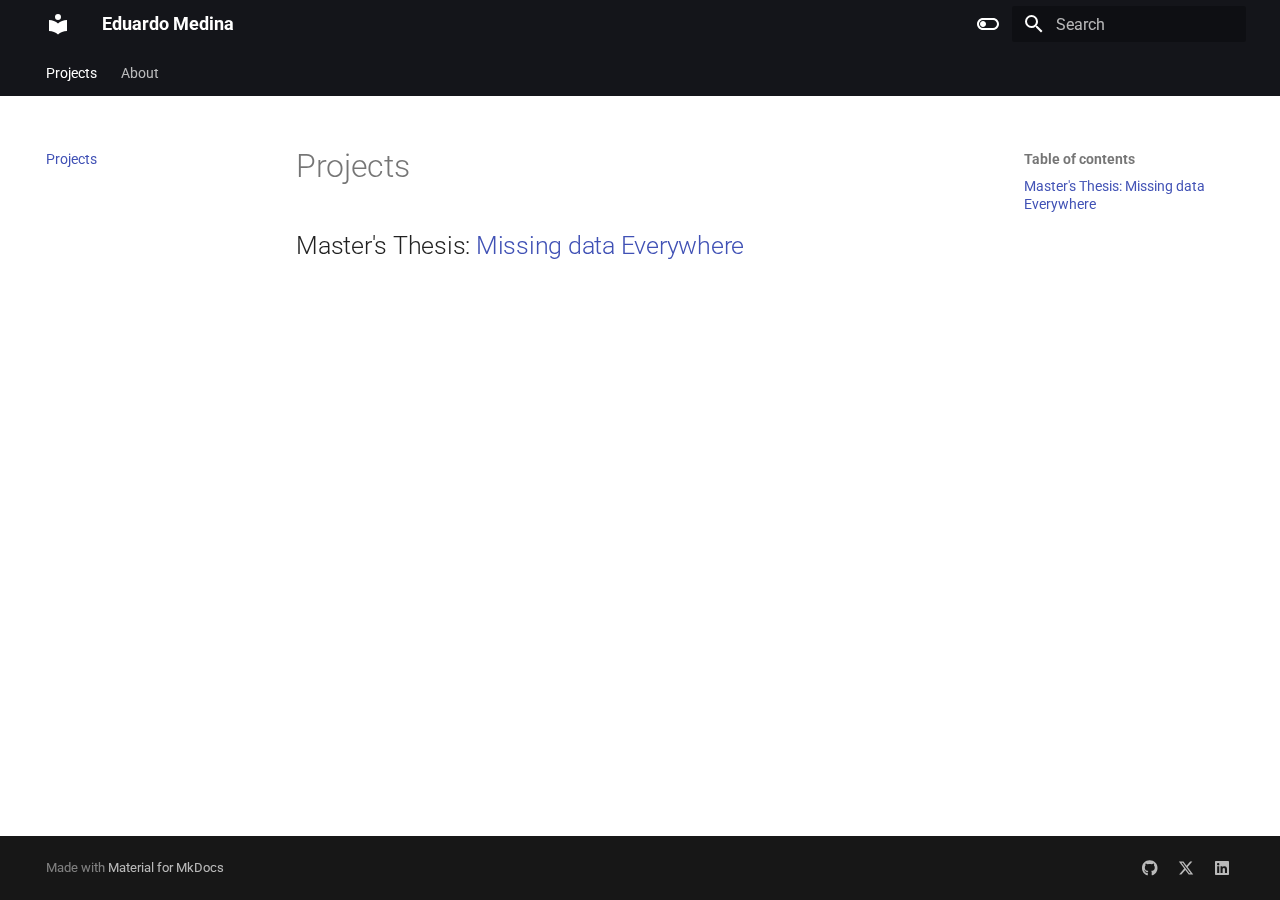
<file: index.html>
<!doctype html>
<html lang="en" class="no-js">
  <head>
    
      <meta charset="utf-8">
      <meta name="viewport" content="width=device-width,initial-scale=1">
      
      
      
      
      
        <link rel="next" href="about/">
      
      
      <link rel="icon" href="assets/images/favicon.png">
      <meta name="generator" content="mkdocs-1.6.1, mkdocs-material-9.5.34">
    
    
      
        <title>Eduardo Medina</title>
      
    
    
      <link rel="stylesheet" href="assets/stylesheets/main.35f28582.min.css">
      
        
        <link rel="stylesheet" href="assets/stylesheets/palette.06af60db.min.css">
      
      


    
    
      
    
    
      
        
        
        <link rel="preconnect" href="https://fonts.gstatic.com" crossorigin>
        <link rel="stylesheet" href="https://fonts.googleapis.com/css?family=Roboto:300,300i,400,400i,700,700i%7CRoboto+Mono:400,400i,700,700i&display=fallback">
        <style>:root{--md-text-font:"Roboto";--md-code-font:"Roboto Mono"}</style>
      
    
    
      <link rel="stylesheet" href="stylesheets/extra.css">
    
    <script>__md_scope=new URL(".",location),__md_hash=e=>[...e].reduce(((e,_)=>(e<<5)-e+_.charCodeAt(0)),0),__md_get=(e,_=localStorage,t=__md_scope)=>JSON.parse(_.getItem(t.pathname+"."+e)),__md_set=(e,_,t=localStorage,a=__md_scope)=>{try{t.setItem(a.pathname+"."+e,JSON.stringify(_))}catch(e){}}</script>
    
      

    
    
    
  </head>
  
  
    
    
      
    
    
    
    
    <body dir="ltr" data-md-color-scheme="default" data-md-color-primary="black" data-md-color-accent="deep-purple">
  
    
    <input class="md-toggle" data-md-toggle="drawer" type="checkbox" id="__drawer" autocomplete="off">
    <input class="md-toggle" data-md-toggle="search" type="checkbox" id="__search" autocomplete="off">
    <label class="md-overlay" for="__drawer"></label>
    <div data-md-component="skip">
      
        
        <a href="#projects" class="md-skip">
          Skip to content
        </a>
      
    </div>
    <div data-md-component="announce">
      
    </div>
    
    
      

<header class="md-header" data-md-component="header">
  <nav class="md-header__inner md-grid" aria-label="Header">
    <a href="http://127.0.0.1:8000/" title="Eduardo Medina" class="md-header__button md-logo" aria-label="Eduardo Medina" data-md-component="logo">
      
  
  <svg xmlns="http://www.w3.org/2000/svg" viewBox="0 0 24 24"><path d="M12 8a3 3 0 0 0 3-3 3 3 0 0 0-3-3 3 3 0 0 0-3 3 3 3 0 0 0 3 3m0 3.54C9.64 9.35 6.5 8 3 8v11c3.5 0 6.64 1.35 9 3.54 2.36-2.19 5.5-3.54 9-3.54V8c-3.5 0-6.64 1.35-9 3.54"/></svg>

    </a>
    <label class="md-header__button md-icon" for="__drawer">
      
      <svg xmlns="http://www.w3.org/2000/svg" viewBox="0 0 24 24"><path d="M3 6h18v2H3zm0 5h18v2H3zm0 5h18v2H3z"/></svg>
    </label>
    <div class="md-header__title" data-md-component="header-title">
      <div class="md-header__ellipsis">
        <div class="md-header__topic">
          <span class="md-ellipsis">
            Eduardo Medina
          </span>
        </div>
        <div class="md-header__topic" data-md-component="header-topic">
          <span class="md-ellipsis">
            
              Projects
            
          </span>
        </div>
      </div>
    </div>
    
      
        <form class="md-header__option" data-md-component="palette">
  
    
    
    
    <input class="md-option" data-md-color-media="" data-md-color-scheme="default" data-md-color-primary="black" data-md-color-accent="deep-purple"  aria-label="Switch to dark mode"  type="radio" name="__palette" id="__palette_0">
    
      <label class="md-header__button md-icon" title="Switch to dark mode" for="__palette_1" hidden>
        <svg xmlns="http://www.w3.org/2000/svg" viewBox="0 0 24 24"><path d="M17 6H7c-3.31 0-6 2.69-6 6s2.69 6 6 6h10c3.31 0 6-2.69 6-6s-2.69-6-6-6m0 10H7c-2.21 0-4-1.79-4-4s1.79-4 4-4h10c2.21 0 4 1.79 4 4s-1.79 4-4 4M7 9c-1.66 0-3 1.34-3 3s1.34 3 3 3 3-1.34 3-3-1.34-3-3-3"/></svg>
      </label>
    
  
    
    
    
    <input class="md-option" data-md-color-media="" data-md-color-scheme="slate" data-md-color-primary="black" data-md-color-accent="deep-purple"  aria-label="Switch to light mode"  type="radio" name="__palette" id="__palette_1">
    
      <label class="md-header__button md-icon" title="Switch to light mode" for="__palette_0" hidden>
        <svg xmlns="http://www.w3.org/2000/svg" viewBox="0 0 24 24"><path d="M17 7H7a5 5 0 0 0-5 5 5 5 0 0 0 5 5h10a5 5 0 0 0 5-5 5 5 0 0 0-5-5m0 8a3 3 0 0 1-3-3 3 3 0 0 1 3-3 3 3 0 0 1 3 3 3 3 0 0 1-3 3"/></svg>
      </label>
    
  
</form>
      
    
    
      <script>var palette=__md_get("__palette");if(palette&&palette.color){if("(prefers-color-scheme)"===palette.color.media){var media=matchMedia("(prefers-color-scheme: light)"),input=document.querySelector(media.matches?"[data-md-color-media='(prefers-color-scheme: light)']":"[data-md-color-media='(prefers-color-scheme: dark)']");palette.color.media=input.getAttribute("data-md-color-media"),palette.color.scheme=input.getAttribute("data-md-color-scheme"),palette.color.primary=input.getAttribute("data-md-color-primary"),palette.color.accent=input.getAttribute("data-md-color-accent")}for(var[key,value]of Object.entries(palette.color))document.body.setAttribute("data-md-color-"+key,value)}</script>
    
    
    
      <label class="md-header__button md-icon" for="__search">
        
        <svg xmlns="http://www.w3.org/2000/svg" viewBox="0 0 24 24"><path d="M9.5 3A6.5 6.5 0 0 1 16 9.5c0 1.61-.59 3.09-1.56 4.23l.27.27h.79l5 5-1.5 1.5-5-5v-.79l-.27-.27A6.52 6.52 0 0 1 9.5 16 6.5 6.5 0 0 1 3 9.5 6.5 6.5 0 0 1 9.5 3m0 2C7 5 5 7 5 9.5S7 14 9.5 14 14 12 14 9.5 12 5 9.5 5"/></svg>
      </label>
      <div class="md-search" data-md-component="search" role="dialog">
  <label class="md-search__overlay" for="__search"></label>
  <div class="md-search__inner" role="search">
    <form class="md-search__form" name="search">
      <input type="text" class="md-search__input" name="query" aria-label="Search" placeholder="Search" autocapitalize="off" autocorrect="off" autocomplete="off" spellcheck="false" data-md-component="search-query" required>
      <label class="md-search__icon md-icon" for="__search">
        
        <svg xmlns="http://www.w3.org/2000/svg" viewBox="0 0 24 24"><path d="M9.5 3A6.5 6.5 0 0 1 16 9.5c0 1.61-.59 3.09-1.56 4.23l.27.27h.79l5 5-1.5 1.5-5-5v-.79l-.27-.27A6.52 6.52 0 0 1 9.5 16 6.5 6.5 0 0 1 3 9.5 6.5 6.5 0 0 1 9.5 3m0 2C7 5 5 7 5 9.5S7 14 9.5 14 14 12 14 9.5 12 5 9.5 5"/></svg>
        
        <svg xmlns="http://www.w3.org/2000/svg" viewBox="0 0 24 24"><path d="M20 11v2H8l5.5 5.5-1.42 1.42L4.16 12l7.92-7.92L13.5 5.5 8 11z"/></svg>
      </label>
      <nav class="md-search__options" aria-label="Search">
        
        <button type="reset" class="md-search__icon md-icon" title="Clear" aria-label="Clear" tabindex="-1">
          
          <svg xmlns="http://www.w3.org/2000/svg" viewBox="0 0 24 24"><path d="M19 6.41 17.59 5 12 10.59 6.41 5 5 6.41 10.59 12 5 17.59 6.41 19 12 13.41 17.59 19 19 17.59 13.41 12z"/></svg>
        </button>
      </nav>
      
    </form>
    <div class="md-search__output">
      <div class="md-search__scrollwrap" tabindex="0" data-md-scrollfix>
        <div class="md-search-result" data-md-component="search-result">
          <div class="md-search-result__meta">
            Initializing search
          </div>
          <ol class="md-search-result__list" role="presentation"></ol>
        </div>
      </div>
    </div>
  </div>
</div>
    
    
  </nav>
  
</header>
    
    <div class="md-container" data-md-component="container">
      
      
        
          
            
<nav class="md-tabs" aria-label="Tabs" data-md-component="tabs">
  <div class="md-grid">
    <ul class="md-tabs__list">
      
        
  
  
    
  
  
    <li class="md-tabs__item md-tabs__item--active">
      <a href="." class="md-tabs__link">
        
  
    
  
  Projects

      </a>
    </li>
  

      
        
  
  
  
    <li class="md-tabs__item">
      <a href="about/" class="md-tabs__link">
        
  
    
  
  About

      </a>
    </li>
  

      
    </ul>
  </div>
</nav>
          
        
      
      <main class="md-main" data-md-component="main">
        <div class="md-main__inner md-grid">
          
            
              
              <div class="md-sidebar md-sidebar--primary" data-md-component="sidebar" data-md-type="navigation" >
                <div class="md-sidebar__scrollwrap">
                  <div class="md-sidebar__inner">
                    


  


<nav class="md-nav md-nav--primary md-nav--lifted" aria-label="Navigation" data-md-level="0">
  <label class="md-nav__title" for="__drawer">
    <a href="http://127.0.0.1:8000/" title="Eduardo Medina" class="md-nav__button md-logo" aria-label="Eduardo Medina" data-md-component="logo">
      
  
  <svg xmlns="http://www.w3.org/2000/svg" viewBox="0 0 24 24"><path d="M12 8a3 3 0 0 0 3-3 3 3 0 0 0-3-3 3 3 0 0 0-3 3 3 3 0 0 0 3 3m0 3.54C9.64 9.35 6.5 8 3 8v11c3.5 0 6.64 1.35 9 3.54 2.36-2.19 5.5-3.54 9-3.54V8c-3.5 0-6.64 1.35-9 3.54"/></svg>

    </a>
    Eduardo Medina
  </label>
  
  <ul class="md-nav__list" data-md-scrollfix>
    
      
      
  
  
    
  
  
  
    <li class="md-nav__item md-nav__item--active">
      
      <input class="md-nav__toggle md-toggle" type="checkbox" id="__toc">
      
      
        
      
      
        <label class="md-nav__link md-nav__link--active" for="__toc">
          
  
  <span class="md-ellipsis">
    Projects
  </span>
  

          <span class="md-nav__icon md-icon"></span>
        </label>
      
      <a href="." class="md-nav__link md-nav__link--active">
        
  
  <span class="md-ellipsis">
    Projects
  </span>
  

      </a>
      
        

<nav class="md-nav md-nav--secondary" aria-label="Table of contents">
  
  
  
    
  
  
    <label class="md-nav__title" for="__toc">
      <span class="md-nav__icon md-icon"></span>
      Table of contents
    </label>
    <ul class="md-nav__list" data-md-component="toc" data-md-scrollfix>
      
        <li class="md-nav__item">
  <a href="#masters-thesis-missing-data-everywhere" class="md-nav__link">
    <span class="md-ellipsis">
      Master's Thesis: Missing data Everywhere
    </span>
  </a>
  
</li>
      
    </ul>
  
</nav>
      
    </li>
  

    
      
      
  
  
  
  
    <li class="md-nav__item">
      <a href="about/" class="md-nav__link">
        
  
  <span class="md-ellipsis">
    About
  </span>
  

      </a>
    </li>
  

    
  </ul>
</nav>
                  </div>
                </div>
              </div>
            
            
              
              <div class="md-sidebar md-sidebar--secondary" data-md-component="sidebar" data-md-type="toc" >
                <div class="md-sidebar__scrollwrap">
                  <div class="md-sidebar__inner">
                    

<nav class="md-nav md-nav--secondary" aria-label="Table of contents">
  
  
  
    
  
  
    <label class="md-nav__title" for="__toc">
      <span class="md-nav__icon md-icon"></span>
      Table of contents
    </label>
    <ul class="md-nav__list" data-md-component="toc" data-md-scrollfix>
      
        <li class="md-nav__item">
  <a href="#masters-thesis-missing-data-everywhere" class="md-nav__link">
    <span class="md-ellipsis">
      Master's Thesis: Missing data Everywhere
    </span>
  </a>
  
</li>
      
    </ul>
  
</nav>
                  </div>
                </div>
              </div>
            
          
          
            <div class="md-content" data-md-component="content">
              <article class="md-content__inner md-typeset">
                
                  


<h1 id="projects">Projects</h1>
<h2 id="masters-thesis-missing-data-everywhere">Master's Thesis: <a href="Missing_data_Everywhere/" title="Thesis Page">Missing data Everywhere</a></h2>












                
              </article>
            </div>
          
          
  <script>var tabs=__md_get("__tabs");if(Array.isArray(tabs))e:for(var set of document.querySelectorAll(".tabbed-set")){var labels=set.querySelector(".tabbed-labels");for(var tab of tabs)for(var label of labels.getElementsByTagName("label"))if(label.innerText.trim()===tab){var input=document.getElementById(label.htmlFor);input.checked=!0;continue e}}</script>

<script>var target=document.getElementById(location.hash.slice(1));target&&target.name&&(target.checked=target.name.startsWith("__tabbed_"))</script>
        </div>
        
          <button type="button" class="md-top md-icon" data-md-component="top" hidden>
  
  <svg xmlns="http://www.w3.org/2000/svg" viewBox="0 0 24 24"><path d="M13 20h-2V8l-5.5 5.5-1.42-1.42L12 4.16l7.92 7.92-1.42 1.42L13 8z"/></svg>
  Back to top
</button>
        
      </main>
      
        <footer class="md-footer">
  
  <div class="md-footer-meta md-typeset">
    <div class="md-footer-meta__inner md-grid">
      <div class="md-copyright">
  
  
    Made with
    <a href="https://squidfunk.github.io/mkdocs-material/" target="_blank" rel="noopener">
      Material for MkDocs
    </a>
  
</div>
      
        <div class="md-social">
  
    
    
    
    
      
      
    
    <a href="https://github.com/Strogow2" target="_blank" rel="noopener" title="github.com" class="md-social__link">
      <svg xmlns="http://www.w3.org/2000/svg" viewBox="0 0 496 512"><!--! Font Awesome Free 6.6.0 by @fontawesome - https://fontawesome.com License - https://fontawesome.com/license/free (Icons: CC BY 4.0, Fonts: SIL OFL 1.1, Code: MIT License) Copyright 2024 Fonticons, Inc.--><path d="M165.9 397.4c0 2-2.3 3.6-5.2 3.6-3.3.3-5.6-1.3-5.6-3.6 0-2 2.3-3.6 5.2-3.6 3-.3 5.6 1.3 5.6 3.6m-31.1-4.5c-.7 2 1.3 4.3 4.3 4.9 2.6 1 5.6 0 6.2-2s-1.3-4.3-4.3-5.2c-2.6-.7-5.5.3-6.2 2.3m44.2-1.7c-2.9.7-4.9 2.6-4.6 4.9.3 2 2.9 3.3 5.9 2.6 2.9-.7 4.9-2.6 4.6-4.6-.3-1.9-3-3.2-5.9-2.9M244.8 8C106.1 8 0 113.3 0 252c0 110.9 69.8 205.8 169.5 239.2 12.8 2.3 17.3-5.6 17.3-12.1 0-6.2-.3-40.4-.3-61.4 0 0-70 15-84.7-29.8 0 0-11.4-29.1-27.8-36.6 0 0-22.9-15.7 1.6-15.4 0 0 24.9 2 38.6 25.8 21.9 38.6 58.6 27.5 72.9 20.9 2.3-16 8.8-27.1 16-33.7-55.9-6.2-112.3-14.3-112.3-110.5 0-27.5 7.6-41.3 23.6-58.9-2.6-6.5-11.1-33.3 2.6-67.9 20.9-6.5 69 27 69 27 20-5.6 41.5-8.5 62.8-8.5s42.8 2.9 62.8 8.5c0 0 48.1-33.6 69-27 13.7 34.7 5.2 61.4 2.6 67.9 16 17.7 25.8 31.5 25.8 58.9 0 96.5-58.9 104.2-114.8 110.5 9.2 7.9 17 22.9 17 46.4 0 33.7-.3 75.4-.3 83.6 0 6.5 4.6 14.4 17.3 12.1C428.2 457.8 496 362.9 496 252 496 113.3 383.5 8 244.8 8M97.2 352.9c-1.3 1-1 3.3.7 5.2 1.6 1.6 3.9 2.3 5.2 1 1.3-1 1-3.3-.7-5.2-1.6-1.6-3.9-2.3-5.2-1m-10.8-8.1c-.7 1.3.3 2.9 2.3 3.9 1.6 1 3.6.7 4.3-.7.7-1.3-.3-2.9-2.3-3.9-2-.6-3.6-.3-4.3.7m32.4 35.6c-1.6 1.3-1 4.3 1.3 6.2 2.3 2.3 5.2 2.6 6.5 1 1.3-1.3.7-4.3-1.3-6.2-2.2-2.3-5.2-2.6-6.5-1m-11.4-14.7c-1.6 1-1.6 3.6 0 5.9s4.3 3.3 5.6 2.3c1.6-1.3 1.6-3.9 0-6.2-1.4-2.3-4-3.3-5.6-2"/></svg>
    </a>
  
    
    
    
    
      
      
    
    <a href="https://x.com/edum3800" target="_blank" rel="noopener" title="x.com" class="md-social__link">
      <svg xmlns="http://www.w3.org/2000/svg" viewBox="0 0 512 512"><!--! Font Awesome Free 6.6.0 by @fontawesome - https://fontawesome.com License - https://fontawesome.com/license/free (Icons: CC BY 4.0, Fonts: SIL OFL 1.1, Code: MIT License) Copyright 2024 Fonticons, Inc.--><path d="M389.2 48h70.6L305.6 224.2 487 464H345L233.7 318.6 106.5 464H35.8l164.9-188.5L26.8 48h145.6l100.5 132.9zm-24.8 373.8h39.1L151.1 88h-42z"/></svg>
    </a>
  
    
    
    
    
      
      
    
    <a href="https://www.linkedin.com/in/eduardomedinaoliveira/" target="_blank" rel="noopener" title="www.linkedin.com" class="md-social__link">
      <svg xmlns="http://www.w3.org/2000/svg" viewBox="0 0 448 512"><!--! Font Awesome Free 6.6.0 by @fontawesome - https://fontawesome.com License - https://fontawesome.com/license/free (Icons: CC BY 4.0, Fonts: SIL OFL 1.1, Code: MIT License) Copyright 2024 Fonticons, Inc.--><path d="M416 32H31.9C14.3 32 0 46.5 0 64.3v383.4C0 465.5 14.3 480 31.9 480H416c17.6 0 32-14.5 32-32.3V64.3c0-17.8-14.4-32.3-32-32.3M135.4 416H69V202.2h66.5V416zm-33.2-243c-21.3 0-38.5-17.3-38.5-38.5S80.9 96 102.2 96c21.2 0 38.5 17.3 38.5 38.5 0 21.3-17.2 38.5-38.5 38.5m282.1 243h-66.4V312c0-24.8-.5-56.7-34.5-56.7-34.6 0-39.9 27-39.9 54.9V416h-66.4V202.2h63.7v29.2h.9c8.9-16.8 30.6-34.5 62.9-34.5 67.2 0 79.7 44.3 79.7 101.9z"/></svg>
    </a>
  
</div>
      
    </div>
  </div>
</footer>
      
    </div>
    <div class="md-dialog" data-md-component="dialog">
      <div class="md-dialog__inner md-typeset"></div>
    </div>
    
    
    <script id="__config" type="application/json">{"base": ".", "features": ["header.autohide", "navigation.tabs", "toc.intergrate", "navigation.top", "content.tabs.link", "contant.code.annotation", "content.code.copy"], "search": "assets/javascripts/workers/search.07f07601.min.js", "translations": {"clipboard.copied": "Copied to clipboard", "clipboard.copy": "Copy to clipboard", "search.result.more.one": "1 more on this page", "search.result.more.other": "# more on this page", "search.result.none": "No matching documents", "search.result.one": "1 matching document", "search.result.other": "# matching documents", "search.result.placeholder": "Type to start searching", "search.result.term.missing": "Missing", "select.version": "Select version"}}</script>
    
    
      <script src="assets/javascripts/bundle.56dfad97.min.js"></script>
      
        <script src="javascripts/extra.js"></script>
      
    
  </body>
</html>
</file>
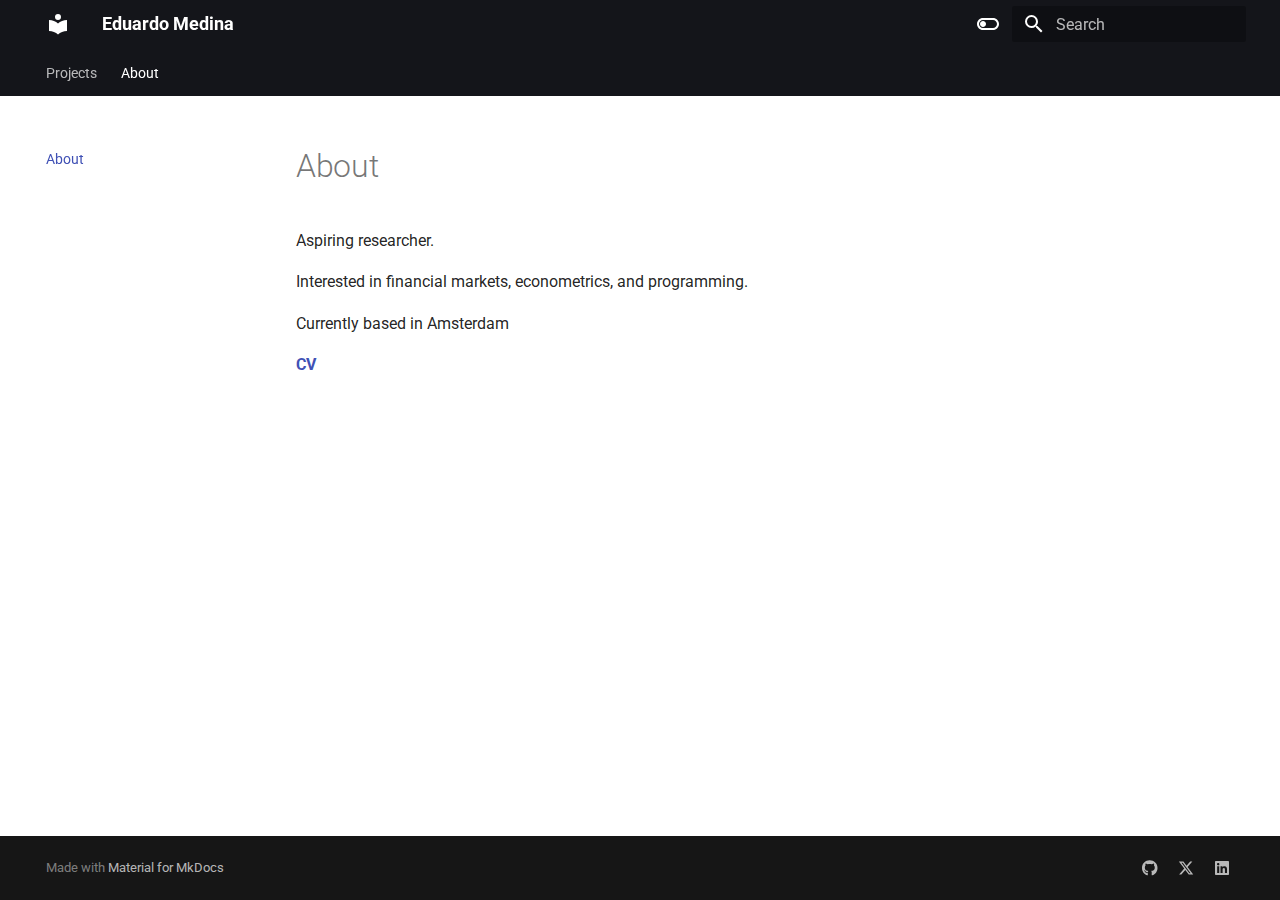
<file: about/index.html>
<!doctype html>
<html lang="en" class="no-js">
  <head>
    
      <meta charset="utf-8">
      <meta name="viewport" content="width=device-width,initial-scale=1">
      
      
      
      
        <link rel="prev" href="..">
      
      
      
      <link rel="icon" href="../assets/images/favicon.png">
      <meta name="generator" content="mkdocs-1.6.1, mkdocs-material-9.5.34">
    
    
      
        <title>Abot me - Eduardo Medina</title>
      
    
    
      <link rel="stylesheet" href="../assets/stylesheets/main.35f28582.min.css">
      
        
        <link rel="stylesheet" href="../assets/stylesheets/palette.06af60db.min.css">
      
      


    
    
      
    
    
      
        
        
        <link rel="preconnect" href="https://fonts.gstatic.com" crossorigin>
        <link rel="stylesheet" href="https://fonts.googleapis.com/css?family=Roboto:300,300i,400,400i,700,700i%7CRoboto+Mono:400,400i,700,700i&display=fallback">
        <style>:root{--md-text-font:"Roboto";--md-code-font:"Roboto Mono"}</style>
      
    
    
      <link rel="stylesheet" href="../stylesheets/extra.css">
    
    <script>__md_scope=new URL("..",location),__md_hash=e=>[...e].reduce(((e,_)=>(e<<5)-e+_.charCodeAt(0)),0),__md_get=(e,_=localStorage,t=__md_scope)=>JSON.parse(_.getItem(t.pathname+"."+e)),__md_set=(e,_,t=localStorage,a=__md_scope)=>{try{t.setItem(a.pathname+"."+e,JSON.stringify(_))}catch(e){}}</script>
    
      

    
    
    
  </head>
  
  
    
    
      
    
    
    
    
    <body dir="ltr" data-md-color-scheme="default" data-md-color-primary="black" data-md-color-accent="deep-purple">
  
    
    <input class="md-toggle" data-md-toggle="drawer" type="checkbox" id="__drawer" autocomplete="off">
    <input class="md-toggle" data-md-toggle="search" type="checkbox" id="__search" autocomplete="off">
    <label class="md-overlay" for="__drawer"></label>
    <div data-md-component="skip">
      
    </div>
    <div data-md-component="announce">
      
    </div>
    
    
      

<header class="md-header" data-md-component="header">
  <nav class="md-header__inner md-grid" aria-label="Header">
    <a href="http://127.0.0.1:8000/" title="Eduardo Medina" class="md-header__button md-logo" aria-label="Eduardo Medina" data-md-component="logo">
      
  
  <svg xmlns="http://www.w3.org/2000/svg" viewBox="0 0 24 24"><path d="M12 8a3 3 0 0 0 3-3 3 3 0 0 0-3-3 3 3 0 0 0-3 3 3 3 0 0 0 3 3m0 3.54C9.64 9.35 6.5 8 3 8v11c3.5 0 6.64 1.35 9 3.54 2.36-2.19 5.5-3.54 9-3.54V8c-3.5 0-6.64 1.35-9 3.54"/></svg>

    </a>
    <label class="md-header__button md-icon" for="__drawer">
      
      <svg xmlns="http://www.w3.org/2000/svg" viewBox="0 0 24 24"><path d="M3 6h18v2H3zm0 5h18v2H3zm0 5h18v2H3z"/></svg>
    </label>
    <div class="md-header__title" data-md-component="header-title">
      <div class="md-header__ellipsis">
        <div class="md-header__topic">
          <span class="md-ellipsis">
            Eduardo Medina
          </span>
        </div>
        <div class="md-header__topic" data-md-component="header-topic">
          <span class="md-ellipsis">
            
              Abot me
            
          </span>
        </div>
      </div>
    </div>
    
      
        <form class="md-header__option" data-md-component="palette">
  
    
    
    
    <input class="md-option" data-md-color-media="" data-md-color-scheme="default" data-md-color-primary="black" data-md-color-accent="deep-purple"  aria-label="Switch to dark mode"  type="radio" name="__palette" id="__palette_0">
    
      <label class="md-header__button md-icon" title="Switch to dark mode" for="__palette_1" hidden>
        <svg xmlns="http://www.w3.org/2000/svg" viewBox="0 0 24 24"><path d="M17 6H7c-3.31 0-6 2.69-6 6s2.69 6 6 6h10c3.31 0 6-2.69 6-6s-2.69-6-6-6m0 10H7c-2.21 0-4-1.79-4-4s1.79-4 4-4h10c2.21 0 4 1.79 4 4s-1.79 4-4 4M7 9c-1.66 0-3 1.34-3 3s1.34 3 3 3 3-1.34 3-3-1.34-3-3-3"/></svg>
      </label>
    
  
    
    
    
    <input class="md-option" data-md-color-media="" data-md-color-scheme="slate" data-md-color-primary="black" data-md-color-accent="deep-purple"  aria-label="Switch to light mode"  type="radio" name="__palette" id="__palette_1">
    
      <label class="md-header__button md-icon" title="Switch to light mode" for="__palette_0" hidden>
        <svg xmlns="http://www.w3.org/2000/svg" viewBox="0 0 24 24"><path d="M17 7H7a5 5 0 0 0-5 5 5 5 0 0 0 5 5h10a5 5 0 0 0 5-5 5 5 0 0 0-5-5m0 8a3 3 0 0 1-3-3 3 3 0 0 1 3-3 3 3 0 0 1 3 3 3 3 0 0 1-3 3"/></svg>
      </label>
    
  
</form>
      
    
    
      <script>var palette=__md_get("__palette");if(palette&&palette.color){if("(prefers-color-scheme)"===palette.color.media){var media=matchMedia("(prefers-color-scheme: light)"),input=document.querySelector(media.matches?"[data-md-color-media='(prefers-color-scheme: light)']":"[data-md-color-media='(prefers-color-scheme: dark)']");palette.color.media=input.getAttribute("data-md-color-media"),palette.color.scheme=input.getAttribute("data-md-color-scheme"),palette.color.primary=input.getAttribute("data-md-color-primary"),palette.color.accent=input.getAttribute("data-md-color-accent")}for(var[key,value]of Object.entries(palette.color))document.body.setAttribute("data-md-color-"+key,value)}</script>
    
    
    
      <label class="md-header__button md-icon" for="__search">
        
        <svg xmlns="http://www.w3.org/2000/svg" viewBox="0 0 24 24"><path d="M9.5 3A6.5 6.5 0 0 1 16 9.5c0 1.61-.59 3.09-1.56 4.23l.27.27h.79l5 5-1.5 1.5-5-5v-.79l-.27-.27A6.52 6.52 0 0 1 9.5 16 6.5 6.5 0 0 1 3 9.5 6.5 6.5 0 0 1 9.5 3m0 2C7 5 5 7 5 9.5S7 14 9.5 14 14 12 14 9.5 12 5 9.5 5"/></svg>
      </label>
      <div class="md-search" data-md-component="search" role="dialog">
  <label class="md-search__overlay" for="__search"></label>
  <div class="md-search__inner" role="search">
    <form class="md-search__form" name="search">
      <input type="text" class="md-search__input" name="query" aria-label="Search" placeholder="Search" autocapitalize="off" autocorrect="off" autocomplete="off" spellcheck="false" data-md-component="search-query" required>
      <label class="md-search__icon md-icon" for="__search">
        
        <svg xmlns="http://www.w3.org/2000/svg" viewBox="0 0 24 24"><path d="M9.5 3A6.5 6.5 0 0 1 16 9.5c0 1.61-.59 3.09-1.56 4.23l.27.27h.79l5 5-1.5 1.5-5-5v-.79l-.27-.27A6.52 6.52 0 0 1 9.5 16 6.5 6.5 0 0 1 3 9.5 6.5 6.5 0 0 1 9.5 3m0 2C7 5 5 7 5 9.5S7 14 9.5 14 14 12 14 9.5 12 5 9.5 5"/></svg>
        
        <svg xmlns="http://www.w3.org/2000/svg" viewBox="0 0 24 24"><path d="M20 11v2H8l5.5 5.5-1.42 1.42L4.16 12l7.92-7.92L13.5 5.5 8 11z"/></svg>
      </label>
      <nav class="md-search__options" aria-label="Search">
        
        <button type="reset" class="md-search__icon md-icon" title="Clear" aria-label="Clear" tabindex="-1">
          
          <svg xmlns="http://www.w3.org/2000/svg" viewBox="0 0 24 24"><path d="M19 6.41 17.59 5 12 10.59 6.41 5 5 6.41 10.59 12 5 17.59 6.41 19 12 13.41 17.59 19 19 17.59 13.41 12z"/></svg>
        </button>
      </nav>
      
    </form>
    <div class="md-search__output">
      <div class="md-search__scrollwrap" tabindex="0" data-md-scrollfix>
        <div class="md-search-result" data-md-component="search-result">
          <div class="md-search-result__meta">
            Initializing search
          </div>
          <ol class="md-search-result__list" role="presentation"></ol>
        </div>
      </div>
    </div>
  </div>
</div>
    
    
  </nav>
  
</header>
    
    <div class="md-container" data-md-component="container">
      
      
        
          
            
<nav class="md-tabs" aria-label="Tabs" data-md-component="tabs">
  <div class="md-grid">
    <ul class="md-tabs__list">
      
        
  
  
  
    <li class="md-tabs__item">
      <a href=".." class="md-tabs__link">
        
  
    
  
  Projects

      </a>
    </li>
  

      
        
  
  
    
  
  
    <li class="md-tabs__item md-tabs__item--active">
      <a href="./" class="md-tabs__link">
        
  
    
  
  About

      </a>
    </li>
  

      
    </ul>
  </div>
</nav>
          
        
      
      <main class="md-main" data-md-component="main">
        <div class="md-main__inner md-grid">
          
            
              
              <div class="md-sidebar md-sidebar--primary" data-md-component="sidebar" data-md-type="navigation" >
                <div class="md-sidebar__scrollwrap">
                  <div class="md-sidebar__inner">
                    


  


<nav class="md-nav md-nav--primary md-nav--lifted" aria-label="Navigation" data-md-level="0">
  <label class="md-nav__title" for="__drawer">
    <a href="http://127.0.0.1:8000/" title="Eduardo Medina" class="md-nav__button md-logo" aria-label="Eduardo Medina" data-md-component="logo">
      
  
  <svg xmlns="http://www.w3.org/2000/svg" viewBox="0 0 24 24"><path d="M12 8a3 3 0 0 0 3-3 3 3 0 0 0-3-3 3 3 0 0 0-3 3 3 3 0 0 0 3 3m0 3.54C9.64 9.35 6.5 8 3 8v11c3.5 0 6.64 1.35 9 3.54 2.36-2.19 5.5-3.54 9-3.54V8c-3.5 0-6.64 1.35-9 3.54"/></svg>

    </a>
    Eduardo Medina
  </label>
  
  <ul class="md-nav__list" data-md-scrollfix>
    
      
      
  
  
  
  
    <li class="md-nav__item">
      <a href=".." class="md-nav__link">
        
  
  <span class="md-ellipsis">
    Projects
  </span>
  

      </a>
    </li>
  

    
      
      
  
  
    
  
  
  
    <li class="md-nav__item md-nav__item--active">
      
      <input class="md-nav__toggle md-toggle" type="checkbox" id="__toc">
      
      
      
      <a href="./" class="md-nav__link md-nav__link--active">
        
  
  <span class="md-ellipsis">
    About
  </span>
  

      </a>
      
    </li>
  

    
  </ul>
</nav>
                  </div>
                </div>
              </div>
            
            
              
              <div class="md-sidebar md-sidebar--secondary" data-md-component="sidebar" data-md-type="toc" >
                <div class="md-sidebar__scrollwrap">
                  <div class="md-sidebar__inner">
                    

<nav class="md-nav md-nav--secondary" aria-label="Table of contents">
  
  
  
  
</nav>
                  </div>
                </div>
              </div>
            
          
          
            <div class="md-content" data-md-component="content">
              <article class="md-content__inner md-typeset">
                
                  


  <h1>About</h1>

<p>Aspiring researcher. </p>
<p>Interested in financial markets, econometrics, and programming. </p>
<p>Currently based in Amsterdam</p>
<p><a href="../assets/CV.pdf"><strong>CV</strong></a></p>







  
  






                
              </article>
            </div>
          
          
  <script>var tabs=__md_get("__tabs");if(Array.isArray(tabs))e:for(var set of document.querySelectorAll(".tabbed-set")){var labels=set.querySelector(".tabbed-labels");for(var tab of tabs)for(var label of labels.getElementsByTagName("label"))if(label.innerText.trim()===tab){var input=document.getElementById(label.htmlFor);input.checked=!0;continue e}}</script>

<script>var target=document.getElementById(location.hash.slice(1));target&&target.name&&(target.checked=target.name.startsWith("__tabbed_"))</script>
        </div>
        
          <button type="button" class="md-top md-icon" data-md-component="top" hidden>
  
  <svg xmlns="http://www.w3.org/2000/svg" viewBox="0 0 24 24"><path d="M13 20h-2V8l-5.5 5.5-1.42-1.42L12 4.16l7.92 7.92-1.42 1.42L13 8z"/></svg>
  Back to top
</button>
        
      </main>
      
        <footer class="md-footer">
  
  <div class="md-footer-meta md-typeset">
    <div class="md-footer-meta__inner md-grid">
      <div class="md-copyright">
  
  
    Made with
    <a href="https://squidfunk.github.io/mkdocs-material/" target="_blank" rel="noopener">
      Material for MkDocs
    </a>
  
</div>
      
        <div class="md-social">
  
    
    
    
    
      
      
    
    <a href="https://github.com/Strogow2" target="_blank" rel="noopener" title="github.com" class="md-social__link">
      <svg xmlns="http://www.w3.org/2000/svg" viewBox="0 0 496 512"><!--! Font Awesome Free 6.6.0 by @fontawesome - https://fontawesome.com License - https://fontawesome.com/license/free (Icons: CC BY 4.0, Fonts: SIL OFL 1.1, Code: MIT License) Copyright 2024 Fonticons, Inc.--><path d="M165.9 397.4c0 2-2.3 3.6-5.2 3.6-3.3.3-5.6-1.3-5.6-3.6 0-2 2.3-3.6 5.2-3.6 3-.3 5.6 1.3 5.6 3.6m-31.1-4.5c-.7 2 1.3 4.3 4.3 4.9 2.6 1 5.6 0 6.2-2s-1.3-4.3-4.3-5.2c-2.6-.7-5.5.3-6.2 2.3m44.2-1.7c-2.9.7-4.9 2.6-4.6 4.9.3 2 2.9 3.3 5.9 2.6 2.9-.7 4.9-2.6 4.6-4.6-.3-1.9-3-3.2-5.9-2.9M244.8 8C106.1 8 0 113.3 0 252c0 110.9 69.8 205.8 169.5 239.2 12.8 2.3 17.3-5.6 17.3-12.1 0-6.2-.3-40.4-.3-61.4 0 0-70 15-84.7-29.8 0 0-11.4-29.1-27.8-36.6 0 0-22.9-15.7 1.6-15.4 0 0 24.9 2 38.6 25.8 21.9 38.6 58.6 27.5 72.9 20.9 2.3-16 8.8-27.1 16-33.7-55.9-6.2-112.3-14.3-112.3-110.5 0-27.5 7.6-41.3 23.6-58.9-2.6-6.5-11.1-33.3 2.6-67.9 20.9-6.5 69 27 69 27 20-5.6 41.5-8.5 62.8-8.5s42.8 2.9 62.8 8.5c0 0 48.1-33.6 69-27 13.7 34.7 5.2 61.4 2.6 67.9 16 17.7 25.8 31.5 25.8 58.9 0 96.5-58.9 104.2-114.8 110.5 9.2 7.9 17 22.9 17 46.4 0 33.7-.3 75.4-.3 83.6 0 6.5 4.6 14.4 17.3 12.1C428.2 457.8 496 362.9 496 252 496 113.3 383.5 8 244.8 8M97.2 352.9c-1.3 1-1 3.3.7 5.2 1.6 1.6 3.9 2.3 5.2 1 1.3-1 1-3.3-.7-5.2-1.6-1.6-3.9-2.3-5.2-1m-10.8-8.1c-.7 1.3.3 2.9 2.3 3.9 1.6 1 3.6.7 4.3-.7.7-1.3-.3-2.9-2.3-3.9-2-.6-3.6-.3-4.3.7m32.4 35.6c-1.6 1.3-1 4.3 1.3 6.2 2.3 2.3 5.2 2.6 6.5 1 1.3-1.3.7-4.3-1.3-6.2-2.2-2.3-5.2-2.6-6.5-1m-11.4-14.7c-1.6 1-1.6 3.6 0 5.9s4.3 3.3 5.6 2.3c1.6-1.3 1.6-3.9 0-6.2-1.4-2.3-4-3.3-5.6-2"/></svg>
    </a>
  
    
    
    
    
      
      
    
    <a href="https://x.com/edum3800" target="_blank" rel="noopener" title="x.com" class="md-social__link">
      <svg xmlns="http://www.w3.org/2000/svg" viewBox="0 0 512 512"><!--! Font Awesome Free 6.6.0 by @fontawesome - https://fontawesome.com License - https://fontawesome.com/license/free (Icons: CC BY 4.0, Fonts: SIL OFL 1.1, Code: MIT License) Copyright 2024 Fonticons, Inc.--><path d="M389.2 48h70.6L305.6 224.2 487 464H345L233.7 318.6 106.5 464H35.8l164.9-188.5L26.8 48h145.6l100.5 132.9zm-24.8 373.8h39.1L151.1 88h-42z"/></svg>
    </a>
  
    
    
    
    
      
      
    
    <a href="https://www.linkedin.com/in/eduardomedinaoliveira/" target="_blank" rel="noopener" title="www.linkedin.com" class="md-social__link">
      <svg xmlns="http://www.w3.org/2000/svg" viewBox="0 0 448 512"><!--! Font Awesome Free 6.6.0 by @fontawesome - https://fontawesome.com License - https://fontawesome.com/license/free (Icons: CC BY 4.0, Fonts: SIL OFL 1.1, Code: MIT License) Copyright 2024 Fonticons, Inc.--><path d="M416 32H31.9C14.3 32 0 46.5 0 64.3v383.4C0 465.5 14.3 480 31.9 480H416c17.6 0 32-14.5 32-32.3V64.3c0-17.8-14.4-32.3-32-32.3M135.4 416H69V202.2h66.5V416zm-33.2-243c-21.3 0-38.5-17.3-38.5-38.5S80.9 96 102.2 96c21.2 0 38.5 17.3 38.5 38.5 0 21.3-17.2 38.5-38.5 38.5m282.1 243h-66.4V312c0-24.8-.5-56.7-34.5-56.7-34.6 0-39.9 27-39.9 54.9V416h-66.4V202.2h63.7v29.2h.9c8.9-16.8 30.6-34.5 62.9-34.5 67.2 0 79.7 44.3 79.7 101.9z"/></svg>
    </a>
  
</div>
      
    </div>
  </div>
</footer>
      
    </div>
    <div class="md-dialog" data-md-component="dialog">
      <div class="md-dialog__inner md-typeset"></div>
    </div>
    
    
    <script id="__config" type="application/json">{"base": "..", "features": ["header.autohide", "navigation.tabs", "toc.intergrate", "navigation.top", "content.tabs.link", "contant.code.annotation", "content.code.copy"], "search": "../assets/javascripts/workers/search.07f07601.min.js", "translations": {"clipboard.copied": "Copied to clipboard", "clipboard.copy": "Copy to clipboard", "search.result.more.one": "1 more on this page", "search.result.more.other": "# more on this page", "search.result.none": "No matching documents", "search.result.one": "1 matching document", "search.result.other": "# matching documents", "search.result.placeholder": "Type to start searching", "search.result.term.missing": "Missing", "select.version": "Select version"}}</script>
    
    
      <script src="../assets/javascripts/bundle.56dfad97.min.js"></script>
      
        <script src="../javascripts/extra.js"></script>
      
    
  </body>
</html>
</file>
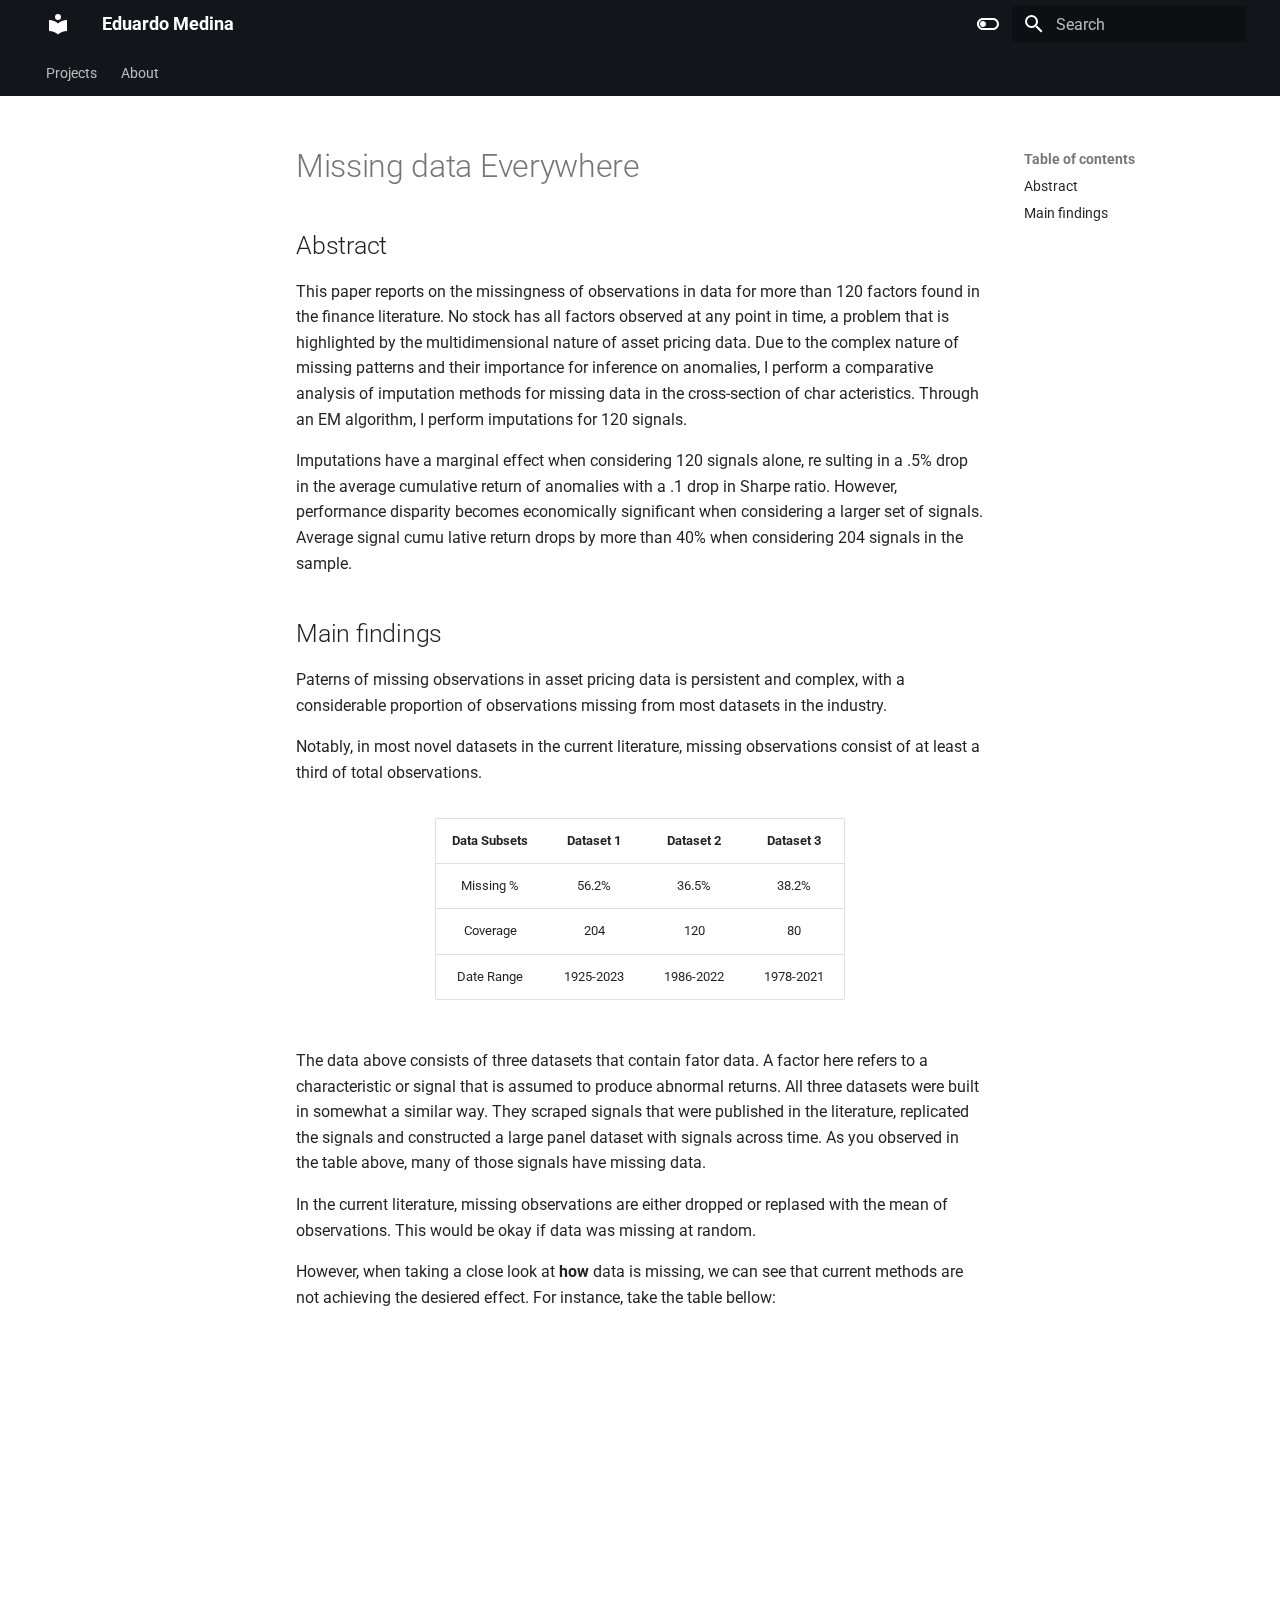
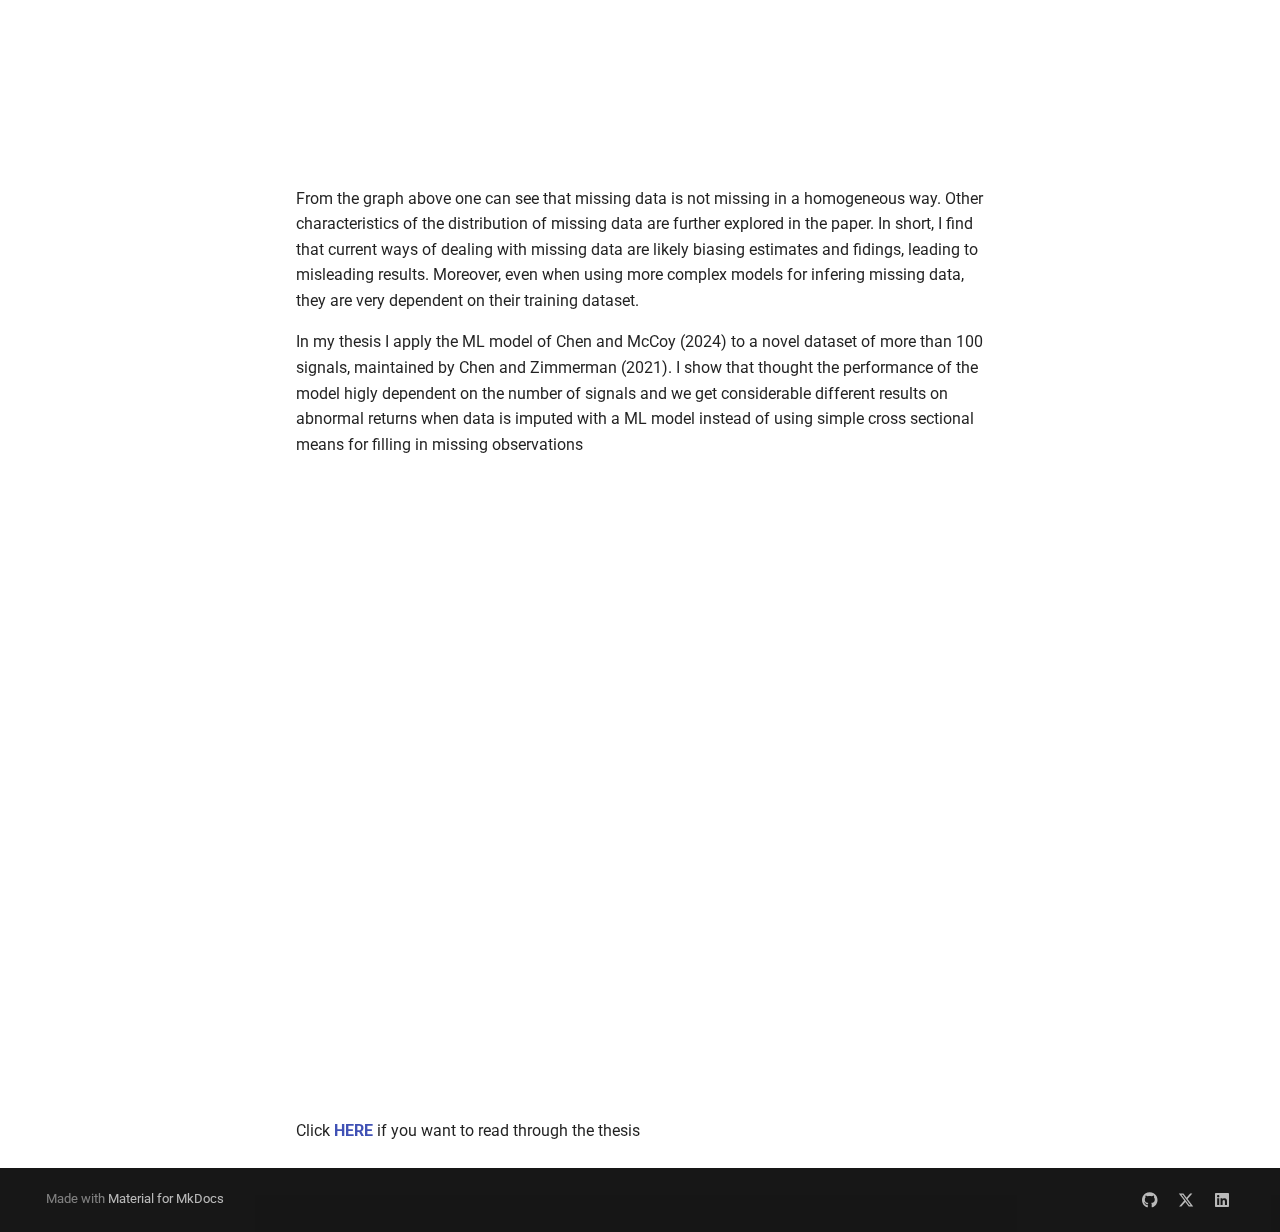
<file: Missing_data_Everywhere/index.html>
<!doctype html>
<html lang="en" class="no-js">
  <head>
    
      <meta charset="utf-8">
      <meta name="viewport" content="width=device-width,initial-scale=1">
      
      
      
      
      
      
      <link rel="icon" href="../assets/images/favicon.png">
      <meta name="generator" content="mkdocs-1.6.1, mkdocs-material-9.5.34">
    
    
      
        <title>Missing data Everywhere - Eduardo Medina</title>
      
    
    
      <link rel="stylesheet" href="../assets/stylesheets/main.35f28582.min.css">
      
        
        <link rel="stylesheet" href="../assets/stylesheets/palette.06af60db.min.css">
      
      


    
    
      
    
    
      
        
        
        <link rel="preconnect" href="https://fonts.gstatic.com" crossorigin>
        <link rel="stylesheet" href="https://fonts.googleapis.com/css?family=Roboto:300,300i,400,400i,700,700i%7CRoboto+Mono:400,400i,700,700i&display=fallback">
        <style>:root{--md-text-font:"Roboto";--md-code-font:"Roboto Mono"}</style>
      
    
    
      <link rel="stylesheet" href="../stylesheets/extra.css">
    
    <script>__md_scope=new URL("..",location),__md_hash=e=>[...e].reduce(((e,_)=>(e<<5)-e+_.charCodeAt(0)),0),__md_get=(e,_=localStorage,t=__md_scope)=>JSON.parse(_.getItem(t.pathname+"."+e)),__md_set=(e,_,t=localStorage,a=__md_scope)=>{try{t.setItem(a.pathname+"."+e,JSON.stringify(_))}catch(e){}}</script>
    
      

    
    
    
  </head>
  
  
    
    
      
    
    
    
    
    <body dir="ltr" data-md-color-scheme="default" data-md-color-primary="black" data-md-color-accent="deep-purple">
  
    
    <input class="md-toggle" data-md-toggle="drawer" type="checkbox" id="__drawer" autocomplete="off">
    <input class="md-toggle" data-md-toggle="search" type="checkbox" id="__search" autocomplete="off">
    <label class="md-overlay" for="__drawer"></label>
    <div data-md-component="skip">
      
        
        <a href="#abstract" class="md-skip">
          Skip to content
        </a>
      
    </div>
    <div data-md-component="announce">
      
    </div>
    
    
      

<header class="md-header" data-md-component="header">
  <nav class="md-header__inner md-grid" aria-label="Header">
    <a href="http://127.0.0.1:8000/" title="Eduardo Medina" class="md-header__button md-logo" aria-label="Eduardo Medina" data-md-component="logo">
      
  
  <svg xmlns="http://www.w3.org/2000/svg" viewBox="0 0 24 24"><path d="M12 8a3 3 0 0 0 3-3 3 3 0 0 0-3-3 3 3 0 0 0-3 3 3 3 0 0 0 3 3m0 3.54C9.64 9.35 6.5 8 3 8v11c3.5 0 6.64 1.35 9 3.54 2.36-2.19 5.5-3.54 9-3.54V8c-3.5 0-6.64 1.35-9 3.54"/></svg>

    </a>
    <label class="md-header__button md-icon" for="__drawer">
      
      <svg xmlns="http://www.w3.org/2000/svg" viewBox="0 0 24 24"><path d="M3 6h18v2H3zm0 5h18v2H3zm0 5h18v2H3z"/></svg>
    </label>
    <div class="md-header__title" data-md-component="header-title">
      <div class="md-header__ellipsis">
        <div class="md-header__topic">
          <span class="md-ellipsis">
            Eduardo Medina
          </span>
        </div>
        <div class="md-header__topic" data-md-component="header-topic">
          <span class="md-ellipsis">
            
              Missing data Everywhere
            
          </span>
        </div>
      </div>
    </div>
    
      
        <form class="md-header__option" data-md-component="palette">
  
    
    
    
    <input class="md-option" data-md-color-media="" data-md-color-scheme="default" data-md-color-primary="black" data-md-color-accent="deep-purple"  aria-label="Switch to dark mode"  type="radio" name="__palette" id="__palette_0">
    
      <label class="md-header__button md-icon" title="Switch to dark mode" for="__palette_1" hidden>
        <svg xmlns="http://www.w3.org/2000/svg" viewBox="0 0 24 24"><path d="M17 6H7c-3.31 0-6 2.69-6 6s2.69 6 6 6h10c3.31 0 6-2.69 6-6s-2.69-6-6-6m0 10H7c-2.21 0-4-1.79-4-4s1.79-4 4-4h10c2.21 0 4 1.79 4 4s-1.79 4-4 4M7 9c-1.66 0-3 1.34-3 3s1.34 3 3 3 3-1.34 3-3-1.34-3-3-3"/></svg>
      </label>
    
  
    
    
    
    <input class="md-option" data-md-color-media="" data-md-color-scheme="slate" data-md-color-primary="black" data-md-color-accent="deep-purple"  aria-label="Switch to light mode"  type="radio" name="__palette" id="__palette_1">
    
      <label class="md-header__button md-icon" title="Switch to light mode" for="__palette_0" hidden>
        <svg xmlns="http://www.w3.org/2000/svg" viewBox="0 0 24 24"><path d="M17 7H7a5 5 0 0 0-5 5 5 5 0 0 0 5 5h10a5 5 0 0 0 5-5 5 5 0 0 0-5-5m0 8a3 3 0 0 1-3-3 3 3 0 0 1 3-3 3 3 0 0 1 3 3 3 3 0 0 1-3 3"/></svg>
      </label>
    
  
</form>
      
    
    
      <script>var palette=__md_get("__palette");if(palette&&palette.color){if("(prefers-color-scheme)"===palette.color.media){var media=matchMedia("(prefers-color-scheme: light)"),input=document.querySelector(media.matches?"[data-md-color-media='(prefers-color-scheme: light)']":"[data-md-color-media='(prefers-color-scheme: dark)']");palette.color.media=input.getAttribute("data-md-color-media"),palette.color.scheme=input.getAttribute("data-md-color-scheme"),palette.color.primary=input.getAttribute("data-md-color-primary"),palette.color.accent=input.getAttribute("data-md-color-accent")}for(var[key,value]of Object.entries(palette.color))document.body.setAttribute("data-md-color-"+key,value)}</script>
    
    
    
      <label class="md-header__button md-icon" for="__search">
        
        <svg xmlns="http://www.w3.org/2000/svg" viewBox="0 0 24 24"><path d="M9.5 3A6.5 6.5 0 0 1 16 9.5c0 1.61-.59 3.09-1.56 4.23l.27.27h.79l5 5-1.5 1.5-5-5v-.79l-.27-.27A6.52 6.52 0 0 1 9.5 16 6.5 6.5 0 0 1 3 9.5 6.5 6.5 0 0 1 9.5 3m0 2C7 5 5 7 5 9.5S7 14 9.5 14 14 12 14 9.5 12 5 9.5 5"/></svg>
      </label>
      <div class="md-search" data-md-component="search" role="dialog">
  <label class="md-search__overlay" for="__search"></label>
  <div class="md-search__inner" role="search">
    <form class="md-search__form" name="search">
      <input type="text" class="md-search__input" name="query" aria-label="Search" placeholder="Search" autocapitalize="off" autocorrect="off" autocomplete="off" spellcheck="false" data-md-component="search-query" required>
      <label class="md-search__icon md-icon" for="__search">
        
        <svg xmlns="http://www.w3.org/2000/svg" viewBox="0 0 24 24"><path d="M9.5 3A6.5 6.5 0 0 1 16 9.5c0 1.61-.59 3.09-1.56 4.23l.27.27h.79l5 5-1.5 1.5-5-5v-.79l-.27-.27A6.52 6.52 0 0 1 9.5 16 6.5 6.5 0 0 1 3 9.5 6.5 6.5 0 0 1 9.5 3m0 2C7 5 5 7 5 9.5S7 14 9.5 14 14 12 14 9.5 12 5 9.5 5"/></svg>
        
        <svg xmlns="http://www.w3.org/2000/svg" viewBox="0 0 24 24"><path d="M20 11v2H8l5.5 5.5-1.42 1.42L4.16 12l7.92-7.92L13.5 5.5 8 11z"/></svg>
      </label>
      <nav class="md-search__options" aria-label="Search">
        
        <button type="reset" class="md-search__icon md-icon" title="Clear" aria-label="Clear" tabindex="-1">
          
          <svg xmlns="http://www.w3.org/2000/svg" viewBox="0 0 24 24"><path d="M19 6.41 17.59 5 12 10.59 6.41 5 5 6.41 10.59 12 5 17.59 6.41 19 12 13.41 17.59 19 19 17.59 13.41 12z"/></svg>
        </button>
      </nav>
      
    </form>
    <div class="md-search__output">
      <div class="md-search__scrollwrap" tabindex="0" data-md-scrollfix>
        <div class="md-search-result" data-md-component="search-result">
          <div class="md-search-result__meta">
            Initializing search
          </div>
          <ol class="md-search-result__list" role="presentation"></ol>
        </div>
      </div>
    </div>
  </div>
</div>
    
    
  </nav>
  
</header>
    
    <div class="md-container" data-md-component="container">
      
      
        
          
            
<nav class="md-tabs" aria-label="Tabs" data-md-component="tabs">
  <div class="md-grid">
    <ul class="md-tabs__list">
      
        
  
  
  
    <li class="md-tabs__item">
      <a href=".." class="md-tabs__link">
        
  
    
  
  Projects

      </a>
    </li>
  

      
        
  
  
  
    <li class="md-tabs__item">
      <a href="../about/" class="md-tabs__link">
        
  
    
  
  About

      </a>
    </li>
  

      
    </ul>
  </div>
</nav>
          
        
      
      <main class="md-main" data-md-component="main">
        <div class="md-main__inner md-grid">
          
            
              
              <div class="md-sidebar md-sidebar--primary" data-md-component="sidebar" data-md-type="navigation" >
                <div class="md-sidebar__scrollwrap">
                  <div class="md-sidebar__inner">
                    


  


<nav class="md-nav md-nav--primary md-nav--lifted" aria-label="Navigation" data-md-level="0">
  <label class="md-nav__title" for="__drawer">
    <a href="http://127.0.0.1:8000/" title="Eduardo Medina" class="md-nav__button md-logo" aria-label="Eduardo Medina" data-md-component="logo">
      
  
  <svg xmlns="http://www.w3.org/2000/svg" viewBox="0 0 24 24"><path d="M12 8a3 3 0 0 0 3-3 3 3 0 0 0-3-3 3 3 0 0 0-3 3 3 3 0 0 0 3 3m0 3.54C9.64 9.35 6.5 8 3 8v11c3.5 0 6.64 1.35 9 3.54 2.36-2.19 5.5-3.54 9-3.54V8c-3.5 0-6.64 1.35-9 3.54"/></svg>

    </a>
    Eduardo Medina
  </label>
  
  <ul class="md-nav__list" data-md-scrollfix>
    
      
      
  
  
  
  
    <li class="md-nav__item">
      <a href=".." class="md-nav__link">
        
  
  <span class="md-ellipsis">
    Projects
  </span>
  

      </a>
    </li>
  

    
      
      
  
  
  
  
    <li class="md-nav__item">
      <a href="../about/" class="md-nav__link">
        
  
  <span class="md-ellipsis">
    About
  </span>
  

      </a>
    </li>
  

    
  </ul>
</nav>
                  </div>
                </div>
              </div>
            
            
              
              <div class="md-sidebar md-sidebar--secondary" data-md-component="sidebar" data-md-type="toc" >
                <div class="md-sidebar__scrollwrap">
                  <div class="md-sidebar__inner">
                    

<nav class="md-nav md-nav--secondary" aria-label="Table of contents">
  
  
  
  
    <label class="md-nav__title" for="__toc">
      <span class="md-nav__icon md-icon"></span>
      Table of contents
    </label>
    <ul class="md-nav__list" data-md-component="toc" data-md-scrollfix>
      
        <li class="md-nav__item">
  <a href="#abstract" class="md-nav__link">
    <span class="md-ellipsis">
      Abstract
    </span>
  </a>
  
</li>
      
        <li class="md-nav__item">
  <a href="#main-findings" class="md-nav__link">
    <span class="md-ellipsis">
      Main findings
    </span>
  </a>
  
</li>
      
    </ul>
  
</nav>
                  </div>
                </div>
              </div>
            
          
          
            <div class="md-content" data-md-component="content">
              <article class="md-content__inner md-typeset">
                
                  


  <h1>Missing data Everywhere</h1>

<h2 id="abstract">Abstract</h2>
<p>This paper reports on the missingness of observations in data for more than 120 factors found in the finance literature. No stock has all factors observed at any point in time, a problem that is highlighted by the multidimensional nature of asset pricing data. Due to the complex nature of missing patterns and their importance for inference on anomalies, I perform a comparative analysis of imputation methods for missing data in the cross-section of char acteristics. Through an EM algorithm, I perform imputations for 120 signals. </p>
<p>Imputations have a marginal effect when considering 120 signals alone, re sulting in a .5% drop in the average cumulative return of anomalies with a .1 drop in Sharpe ratio. However, performance disparity becomes economically significant when considering a larger set of signals. Average signal cumu lative return drops by more than 40% when considering 204 signals in the sample.</p>
<h2 id="main-findings">Main findings</h2>
<p>Paterns of missing observations in asset pricing data is persistent and complex, with a considerable proportion of observations missing from most datasets in the industry.</p>
<p>Notably, in most novel datasets in the current literature, missing observations consist of at least a third of total observations.</p>
<div class="table-container">
    <table>
        <thead>
            <tr>
                <th style="text-align: center;">Data Subsets</th>
                <th style="text-align: center;">Dataset 1</th>
                <th style="text-align: center;">Dataset 2</th>
                <th style="text-align: center;">Dataset 3</th>
            </tr>
        </thead>
        <tbody>
            <tr>
                <td style="text-align: center;">Missing %</td>
                <td style="text-align: center;">56.2%</td>
                <td style="text-align: center;">36.5%</td>
                <td style="text-align: center;">38.2%</td>
            </tr>
            <tr>
                <td style="text-align: center;">Coverage</td>
                <td style="text-align: center;">204</td>
                <td style="text-align: center;">120</td>
                <td style="text-align: center;">80</td>
            </tr>
            <tr>
                <td style="text-align: center;">Date Range</td>
                <td style="text-align: center;">1925-2023</td>
                <td style="text-align: center;">1986-2022</td>
                <td style="text-align: center;">1978-2021</td>
            </tr>
        </tbody>
    </table>
</div>

<p>The data above consists of three datasets that contain fator data. A factor here refers to a characteristic or signal that is assumed to produce abnormal returns. All three datasets were built in somewhat a similar way. They scraped signals that were published in the literature, replicated the signals and constructed a large panel dataset with signals across time. As you observed in the table above, many of those signals have missing data.</p>
<p>In the current literature, missing observations are either dropped or replased with the mean of observations. This would be okay if data was missing at random.</p>
<p>However, when taking a close look at <strong>how</strong> data is missing, we can see that current methods are not achieving the desiered effect. For instance, take the table bellow:</p>
<p><br /> 
<br /> </p>
<p><img alt="Graph_1" src="../img/thesis_graph1.png" /></p>
<p>From the graph above one can see that missing data is not missing in a homogeneous way. Other characteristics of the distribution of missing data are further explored in the paper. In short, I find that current ways of dealing with missing data are likely biasing estimates and fidings, leading to misleading results. Moreover, even when using more complex models for infering missing data, they are very dependent on their training dataset.</p>
<p>In my thesis I apply the ML model of Chen and McCoy (2024) to a novel dataset of more than 100 signals, maintained by Chen and Zimmerman (2021). I show that thought the performance of the model higly dependent on the number of signals and we get considerable different results on abnormal returns when data is imputed with a ML model instead of using simple cross sectional means for filling in missing observations</p>
<p><img alt="Graph_2" src="../img/thesis_graph3.png" /></p>
<p><br /> 
<br /> </p>
<p>Click <a href="../assets/missing_thesis.pdf"><strong>HERE</strong></a> if you want to read through the thesis</p>












                
              </article>
            </div>
          
          
  <script>var tabs=__md_get("__tabs");if(Array.isArray(tabs))e:for(var set of document.querySelectorAll(".tabbed-set")){var labels=set.querySelector(".tabbed-labels");for(var tab of tabs)for(var label of labels.getElementsByTagName("label"))if(label.innerText.trim()===tab){var input=document.getElementById(label.htmlFor);input.checked=!0;continue e}}</script>

<script>var target=document.getElementById(location.hash.slice(1));target&&target.name&&(target.checked=target.name.startsWith("__tabbed_"))</script>
        </div>
        
          <button type="button" class="md-top md-icon" data-md-component="top" hidden>
  
  <svg xmlns="http://www.w3.org/2000/svg" viewBox="0 0 24 24"><path d="M13 20h-2V8l-5.5 5.5-1.42-1.42L12 4.16l7.92 7.92-1.42 1.42L13 8z"/></svg>
  Back to top
</button>
        
      </main>
      
        <footer class="md-footer">
  
  <div class="md-footer-meta md-typeset">
    <div class="md-footer-meta__inner md-grid">
      <div class="md-copyright">
  
  
    Made with
    <a href="https://squidfunk.github.io/mkdocs-material/" target="_blank" rel="noopener">
      Material for MkDocs
    </a>
  
</div>
      
        <div class="md-social">
  
    
    
    
    
      
      
    
    <a href="https://github.com/Strogow2" target="_blank" rel="noopener" title="github.com" class="md-social__link">
      <svg xmlns="http://www.w3.org/2000/svg" viewBox="0 0 496 512"><!--! Font Awesome Free 6.6.0 by @fontawesome - https://fontawesome.com License - https://fontawesome.com/license/free (Icons: CC BY 4.0, Fonts: SIL OFL 1.1, Code: MIT License) Copyright 2024 Fonticons, Inc.--><path d="M165.9 397.4c0 2-2.3 3.6-5.2 3.6-3.3.3-5.6-1.3-5.6-3.6 0-2 2.3-3.6 5.2-3.6 3-.3 5.6 1.3 5.6 3.6m-31.1-4.5c-.7 2 1.3 4.3 4.3 4.9 2.6 1 5.6 0 6.2-2s-1.3-4.3-4.3-5.2c-2.6-.7-5.5.3-6.2 2.3m44.2-1.7c-2.9.7-4.9 2.6-4.6 4.9.3 2 2.9 3.3 5.9 2.6 2.9-.7 4.9-2.6 4.6-4.6-.3-1.9-3-3.2-5.9-2.9M244.8 8C106.1 8 0 113.3 0 252c0 110.9 69.8 205.8 169.5 239.2 12.8 2.3 17.3-5.6 17.3-12.1 0-6.2-.3-40.4-.3-61.4 0 0-70 15-84.7-29.8 0 0-11.4-29.1-27.8-36.6 0 0-22.9-15.7 1.6-15.4 0 0 24.9 2 38.6 25.8 21.9 38.6 58.6 27.5 72.9 20.9 2.3-16 8.8-27.1 16-33.7-55.9-6.2-112.3-14.3-112.3-110.5 0-27.5 7.6-41.3 23.6-58.9-2.6-6.5-11.1-33.3 2.6-67.9 20.9-6.5 69 27 69 27 20-5.6 41.5-8.5 62.8-8.5s42.8 2.9 62.8 8.5c0 0 48.1-33.6 69-27 13.7 34.7 5.2 61.4 2.6 67.9 16 17.7 25.8 31.5 25.8 58.9 0 96.5-58.9 104.2-114.8 110.5 9.2 7.9 17 22.9 17 46.4 0 33.7-.3 75.4-.3 83.6 0 6.5 4.6 14.4 17.3 12.1C428.2 457.8 496 362.9 496 252 496 113.3 383.5 8 244.8 8M97.2 352.9c-1.3 1-1 3.3.7 5.2 1.6 1.6 3.9 2.3 5.2 1 1.3-1 1-3.3-.7-5.2-1.6-1.6-3.9-2.3-5.2-1m-10.8-8.1c-.7 1.3.3 2.9 2.3 3.9 1.6 1 3.6.7 4.3-.7.7-1.3-.3-2.9-2.3-3.9-2-.6-3.6-.3-4.3.7m32.4 35.6c-1.6 1.3-1 4.3 1.3 6.2 2.3 2.3 5.2 2.6 6.5 1 1.3-1.3.7-4.3-1.3-6.2-2.2-2.3-5.2-2.6-6.5-1m-11.4-14.7c-1.6 1-1.6 3.6 0 5.9s4.3 3.3 5.6 2.3c1.6-1.3 1.6-3.9 0-6.2-1.4-2.3-4-3.3-5.6-2"/></svg>
    </a>
  
    
    
    
    
      
      
    
    <a href="https://x.com/edum3800" target="_blank" rel="noopener" title="x.com" class="md-social__link">
      <svg xmlns="http://www.w3.org/2000/svg" viewBox="0 0 512 512"><!--! Font Awesome Free 6.6.0 by @fontawesome - https://fontawesome.com License - https://fontawesome.com/license/free (Icons: CC BY 4.0, Fonts: SIL OFL 1.1, Code: MIT License) Copyright 2024 Fonticons, Inc.--><path d="M389.2 48h70.6L305.6 224.2 487 464H345L233.7 318.6 106.5 464H35.8l164.9-188.5L26.8 48h145.6l100.5 132.9zm-24.8 373.8h39.1L151.1 88h-42z"/></svg>
    </a>
  
    
    
    
    
      
      
    
    <a href="https://www.linkedin.com/in/eduardomedinaoliveira/" target="_blank" rel="noopener" title="www.linkedin.com" class="md-social__link">
      <svg xmlns="http://www.w3.org/2000/svg" viewBox="0 0 448 512"><!--! Font Awesome Free 6.6.0 by @fontawesome - https://fontawesome.com License - https://fontawesome.com/license/free (Icons: CC BY 4.0, Fonts: SIL OFL 1.1, Code: MIT License) Copyright 2024 Fonticons, Inc.--><path d="M416 32H31.9C14.3 32 0 46.5 0 64.3v383.4C0 465.5 14.3 480 31.9 480H416c17.6 0 32-14.5 32-32.3V64.3c0-17.8-14.4-32.3-32-32.3M135.4 416H69V202.2h66.5V416zm-33.2-243c-21.3 0-38.5-17.3-38.5-38.5S80.9 96 102.2 96c21.2 0 38.5 17.3 38.5 38.5 0 21.3-17.2 38.5-38.5 38.5m282.1 243h-66.4V312c0-24.8-.5-56.7-34.5-56.7-34.6 0-39.9 27-39.9 54.9V416h-66.4V202.2h63.7v29.2h.9c8.9-16.8 30.6-34.5 62.9-34.5 67.2 0 79.7 44.3 79.7 101.9z"/></svg>
    </a>
  
</div>
      
    </div>
  </div>
</footer>
      
    </div>
    <div class="md-dialog" data-md-component="dialog">
      <div class="md-dialog__inner md-typeset"></div>
    </div>
    
    
    <script id="__config" type="application/json">{"base": "..", "features": ["header.autohide", "navigation.tabs", "toc.intergrate", "navigation.top", "content.tabs.link", "contant.code.annotation", "content.code.copy"], "search": "../assets/javascripts/workers/search.07f07601.min.js", "translations": {"clipboard.copied": "Copied to clipboard", "clipboard.copy": "Copy to clipboard", "search.result.more.one": "1 more on this page", "search.result.more.other": "# more on this page", "search.result.none": "No matching documents", "search.result.one": "1 matching document", "search.result.other": "# matching documents", "search.result.placeholder": "Type to start searching", "search.result.term.missing": "Missing", "select.version": "Select version"}}</script>
    
    
      <script src="../assets/javascripts/bundle.56dfad97.min.js"></script>
      
        <script src="../javascripts/extra.js"></script>
      
    
  </body>
</html>
</file>
<file: stylesheets/extra.css>
.table-container {
    display: flex;
    justify-content: center;
}

.table-container table {
    margin: 0;
}

.fade {
    opacity: 0;
    transition: opacity 250ms ease-in-out;
  }
  
  .fade.visible {
    opacity: 1;
  }
</file>
<file: assets/stylesheets/main.35f28582.min.css>
@charset "UTF-8";html{-webkit-text-size-adjust:none;-moz-text-size-adjust:none;text-size-adjust:none;box-sizing:border-box}*,:after,:before{box-sizing:inherit}@media (prefers-reduced-motion){*,:after,:before{transition:none!important}}body{margin:0}a,button,input,label{-webkit-tap-highlight-color:transparent}a{color:inherit;text-decoration:none}hr{border:0;box-sizing:initial;display:block;height:.05rem;overflow:visible;padding:0}small{font-size:80%}sub,sup{line-height:1em}img{border-style:none}table{border-collapse:initial;border-spacing:0}td,th{font-weight:400;vertical-align:top}button{background:#0000;border:0;font-family:inherit;font-size:inherit;margin:0;padding:0}input{border:0;outline:none}:root{--md-primary-fg-color:#4051b5;--md-primary-fg-color--light:#5d6cc0;--md-primary-fg-color--dark:#303fa1;--md-primary-bg-color:#fff;--md-primary-bg-color--light:#ffffffb3;--md-accent-fg-color:#526cfe;--md-accent-fg-color--transparent:#526cfe1a;--md-accent-bg-color:#fff;--md-accent-bg-color--light:#ffffffb3}[data-md-color-scheme=default]{color-scheme:light}[data-md-color-scheme=default] img[src$="#gh-dark-mode-only"],[data-md-color-scheme=default] img[src$="#only-dark"]{display:none}:root,[data-md-color-scheme=default]{--md-hue:225deg;--md-default-fg-color:#000000de;--md-default-fg-color--light:#0000008a;--md-default-fg-color--lighter:#00000052;--md-default-fg-color--lightest:#00000012;--md-default-bg-color:#fff;--md-default-bg-color--light:#ffffffb3;--md-default-bg-color--lighter:#ffffff4d;--md-default-bg-color--lightest:#ffffff1f;--md-code-fg-color:#36464e;--md-code-bg-color:#f5f5f5;--md-code-hl-color:#4287ff;--md-code-hl-color--light:#4287ff1a;--md-code-hl-number-color:#d52a2a;--md-code-hl-special-color:#db1457;--md-code-hl-function-color:#a846b9;--md-code-hl-constant-color:#6e59d9;--md-code-hl-keyword-color:#3f6ec6;--md-code-hl-string-color:#1c7d4d;--md-code-hl-name-color:var(--md-code-fg-color);--md-code-hl-operator-color:var(--md-default-fg-color--light);--md-code-hl-punctuation-color:var(--md-default-fg-color--light);--md-code-hl-comment-color:var(--md-default-fg-color--light);--md-code-hl-generic-color:var(--md-default-fg-color--light);--md-code-hl-variable-color:var(--md-default-fg-color--light);--md-typeset-color:var(--md-default-fg-color);--md-typeset-a-color:var(--md-primary-fg-color);--md-typeset-del-color:#f5503d26;--md-typeset-ins-color:#0bd57026;--md-typeset-kbd-color:#fafafa;--md-typeset-kbd-accent-color:#fff;--md-typeset-kbd-border-color:#b8b8b8;--md-typeset-mark-color:#ffff0080;--md-typeset-table-color:#0000001f;--md-typeset-table-color--light:rgba(0,0,0,.035);--md-admonition-fg-color:var(--md-default-fg-color);--md-admonition-bg-color:var(--md-default-bg-color);--md-warning-fg-color:#000000de;--md-warning-bg-color:#ff9;--md-footer-fg-color:#fff;--md-footer-fg-color--light:#ffffffb3;--md-footer-fg-color--lighter:#ffffff73;--md-footer-bg-color:#000000de;--md-footer-bg-color--dark:#00000052;--md-shadow-z1:0 0.2rem 0.5rem #0000000d,0 0 0.05rem #0000001a;--md-shadow-z2:0 0.2rem 0.5rem #0000001a,0 0 0.05rem #00000040;--md-shadow-z3:0 0.2rem 0.5rem #0003,0 0 0.05rem #00000059}.md-icon svg{fill:currentcolor;display:block;height:1.2rem;width:1.2rem}body{-webkit-font-smoothing:antialiased;-moz-osx-font-smoothing:grayscale;--md-text-font-family:var(--md-text-font,_),-apple-system,BlinkMacSystemFont,Helvetica,Arial,sans-serif;--md-code-font-family:var(--md-code-font,_),SFMono-Regular,Consolas,Menlo,monospace}aside,body,input{font-feature-settings:"kern","liga";color:var(--md-typeset-color);font-family:var(--md-text-font-family)}code,kbd,pre{font-feature-settings:"kern";font-family:var(--md-code-font-family)}:root{--md-typeset-table-sort-icon:url('data:image/svg+xml;charset=utf-8,<svg xmlns="http://www.w3.org/2000/svg" viewBox="0 0 24 24"><path d="m18 21-4-4h3V7h-3l4-4 4 4h-3v10h3M2 19v-2h10v2M2 13v-2h7v2M2 7V5h4v2z"/></svg>');--md-typeset-table-sort-icon--asc:url('data:image/svg+xml;charset=utf-8,<svg xmlns="http://www.w3.org/2000/svg" viewBox="0 0 24 24"><path d="M19 17h3l-4 4-4-4h3V3h2M2 17h10v2H2M6 5v2H2V5m0 6h7v2H2z"/></svg>');--md-typeset-table-sort-icon--desc:url('data:image/svg+xml;charset=utf-8,<svg xmlns="http://www.w3.org/2000/svg" viewBox="0 0 24 24"><path d="M19 7h3l-4-4-4 4h3v14h2M2 17h10v2H2M6 5v2H2V5m0 6h7v2H2z"/></svg>')}.md-typeset{-webkit-print-color-adjust:exact;color-adjust:exact;font-size:.8rem;line-height:1.6}@media print{.md-typeset{font-size:.68rem}}.md-typeset blockquote,.md-typeset dl,.md-typeset figure,.md-typeset ol,.md-typeset pre,.md-typeset ul{margin-bottom:1em;margin-top:1em}.md-typeset h1{color:var(--md-default-fg-color--light);font-size:2em;line-height:1.3;margin:0 0 1.25em}.md-typeset h1,.md-typeset h2{font-weight:300;letter-spacing:-.01em}.md-typeset h2{font-size:1.5625em;line-height:1.4;margin:1.6em 0 .64em}.md-typeset h3{font-size:1.25em;font-weight:400;letter-spacing:-.01em;line-height:1.5;margin:1.6em 0 .8em}.md-typeset h2+h3{margin-top:.8em}.md-typeset h4{font-weight:700;letter-spacing:-.01em;margin:1em 0}.md-typeset h5,.md-typeset h6{color:var(--md-default-fg-color--light);font-size:.8em;font-weight:700;letter-spacing:-.01em;margin:1.25em 0}.md-typeset h5{text-transform:uppercase}.md-typeset hr{border-bottom:.05rem solid var(--md-default-fg-color--lightest);display:flow-root;margin:1.5em 0}.md-typeset a{color:var(--md-typeset-a-color);word-break:break-word}.md-typeset a,.md-typeset a:before{transition:color 125ms}.md-typeset a:focus,.md-typeset a:hover{color:var(--md-accent-fg-color)}.md-typeset a:focus code,.md-typeset a:hover code{background-color:var(--md-accent-fg-color--transparent)}.md-typeset a code{color:currentcolor;transition:background-color 125ms}.md-typeset a.focus-visible{outline-color:var(--md-accent-fg-color);outline-offset:.2rem}.md-typeset code,.md-typeset kbd,.md-typeset pre{color:var(--md-code-fg-color);direction:ltr;font-variant-ligatures:none}@media print{.md-typeset code,.md-typeset kbd,.md-typeset pre{white-space:pre-wrap}}.md-typeset code{background-color:var(--md-code-bg-color);border-radius:.1rem;-webkit-box-decoration-break:clone;box-decoration-break:clone;font-size:.85em;padding:0 .2941176471em;word-break:break-word}.md-typeset code:not(.focus-visible){-webkit-tap-highlight-color:transparent;outline:none}.md-typeset pre{display:flow-root;line-height:1.4;position:relative}.md-typeset pre>code{-webkit-box-decoration-break:slice;box-decoration-break:slice;box-shadow:none;display:block;margin:0;outline-color:var(--md-accent-fg-color);overflow:auto;padding:.7720588235em 1.1764705882em;scrollbar-color:var(--md-default-fg-color--lighter) #0000;scrollbar-width:thin;touch-action:auto;word-break:normal}.md-typeset pre>code:hover{scrollbar-color:var(--md-accent-fg-color) #0000}.md-typeset pre>code::-webkit-scrollbar{height:.2rem;width:.2rem}.md-typeset pre>code::-webkit-scrollbar-thumb{background-color:var(--md-default-fg-color--lighter)}.md-typeset pre>code::-webkit-scrollbar-thumb:hover{background-color:var(--md-accent-fg-color)}.md-typeset kbd{background-color:var(--md-typeset-kbd-color);border-radius:.1rem;box-shadow:0 .1rem 0 .05rem var(--md-typeset-kbd-border-color),0 .1rem 0 var(--md-typeset-kbd-border-color),0 -.1rem .2rem var(--md-typeset-kbd-accent-color) inset;color:var(--md-default-fg-color);display:inline-block;font-size:.75em;padding:0 .6666666667em;vertical-align:text-top;word-break:break-word}.md-typeset mark{background-color:var(--md-typeset-mark-color);-webkit-box-decoration-break:clone;box-decoration-break:clone;color:inherit;word-break:break-word}.md-typeset abbr{border-bottom:.05rem dotted var(--md-default-fg-color--light);cursor:help;text-decoration:none}.md-typeset small{opacity:.75}[dir=ltr] .md-typeset sub,[dir=ltr] .md-typeset sup{margin-left:.078125em}[dir=rtl] .md-typeset sub,[dir=rtl] .md-typeset sup{margin-right:.078125em}[dir=ltr] .md-typeset blockquote{padding-left:.6rem}[dir=rtl] .md-typeset blockquote{padding-right:.6rem}[dir=ltr] .md-typeset blockquote{border-left:.2rem solid var(--md-default-fg-color--lighter)}[dir=rtl] .md-typeset blockquote{border-right:.2rem solid var(--md-default-fg-color--lighter)}.md-typeset blockquote{color:var(--md-default-fg-color--light);margin-left:0;margin-right:0}.md-typeset ul{list-style-type:disc}[dir=ltr] .md-typeset ol,[dir=ltr] .md-typeset ul{margin-left:.625em}[dir=rtl] .md-typeset ol,[dir=rtl] .md-typeset ul{margin-right:.625em}.md-typeset ol,.md-typeset ul{padding:0}.md-typeset ol:not([hidden]),.md-typeset ul:not([hidden]){display:flow-root}.md-typeset ol ol,.md-typeset ul ol{list-style-type:lower-alpha}.md-typeset ol ol ol,.md-typeset ul ol ol{list-style-type:lower-roman}[dir=ltr] .md-typeset ol li,[dir=ltr] .md-typeset ul li{margin-left:1.25em}[dir=rtl] .md-typeset ol li,[dir=rtl] .md-typeset ul li{margin-right:1.25em}.md-typeset ol li,.md-typeset ul li{margin-bottom:.5em}.md-typeset ol li blockquote,.md-typeset ol li p,.md-typeset ul li blockquote,.md-typeset ul li p{margin:.5em 0}.md-typeset ol li:last-child,.md-typeset ul li:last-child{margin-bottom:0}[dir=ltr] .md-typeset ol li ol,[dir=ltr] .md-typeset ol li ul,[dir=ltr] .md-typeset ul li ol,[dir=ltr] .md-typeset ul li ul{margin-left:.625em}[dir=rtl] .md-typeset ol li ol,[dir=rtl] .md-typeset ol li ul,[dir=rtl] .md-typeset ul li ol,[dir=rtl] .md-typeset ul li ul{margin-right:.625em}.md-typeset ol li ol,.md-typeset ol li ul,.md-typeset ul li ol,.md-typeset ul li ul{margin-bottom:.5em;margin-top:.5em}[dir=ltr] .md-typeset dd{margin-left:1.875em}[dir=rtl] .md-typeset dd{margin-right:1.875em}.md-typeset dd{margin-bottom:1.5em;margin-top:1em}.md-typeset img,.md-typeset svg,.md-typeset video{height:auto;max-width:100%}.md-typeset img[align=left]{margin:1em 1em 1em 0}.md-typeset img[align=right]{margin:1em 0 1em 1em}.md-typeset img[align]:only-child{margin-top:0}.md-typeset figure{display:flow-root;margin:1em auto;max-width:100%;text-align:center;width:-moz-fit-content;width:fit-content}.md-typeset figure img{display:block;margin:0 auto}.md-typeset figcaption{font-style:italic;margin:1em auto;max-width:24rem}.md-typeset iframe{max-width:100%}.md-typeset table:not([class]){background-color:var(--md-default-bg-color);border:.05rem solid var(--md-typeset-table-color);border-radius:.1rem;display:inline-block;font-size:.64rem;max-width:100%;overflow:auto;touch-action:auto}@media print{.md-typeset table:not([class]){display:table}}.md-typeset table:not([class])+*{margin-top:1.5em}.md-typeset table:not([class]) td>:first-child,.md-typeset table:not([class]) th>:first-child{margin-top:0}.md-typeset table:not([class]) td>:last-child,.md-typeset table:not([class]) th>:last-child{margin-bottom:0}.md-typeset table:not([class]) td:not([align]),.md-typeset table:not([class]) th:not([align]){text-align:left}[dir=rtl] .md-typeset table:not([class]) td:not([align]),[dir=rtl] .md-typeset table:not([class]) th:not([align]){text-align:right}.md-typeset table:not([class]) th{font-weight:700;min-width:5rem;padding:.9375em 1.25em;vertical-align:top}.md-typeset table:not([class]) td{border-top:.05rem solid var(--md-typeset-table-color);padding:.9375em 1.25em;vertical-align:top}.md-typeset table:not([class]) tbody tr{transition:background-color 125ms}.md-typeset table:not([class]) tbody tr:hover{background-color:var(--md-typeset-table-color--light);box-shadow:0 .05rem 0 var(--md-default-bg-color) inset}.md-typeset table:not([class]) a{word-break:normal}.md-typeset table th[role=columnheader]{cursor:pointer}[dir=ltr] .md-typeset table th[role=columnheader]:after{margin-left:.5em}[dir=rtl] .md-typeset table th[role=columnheader]:after{margin-right:.5em}.md-typeset table th[role=columnheader]:after{content:"";display:inline-block;height:1.2em;-webkit-mask-image:var(--md-typeset-table-sort-icon);mask-image:var(--md-typeset-table-sort-icon);-webkit-mask-repeat:no-repeat;mask-repeat:no-repeat;-webkit-mask-size:contain;mask-size:contain;transition:background-color 125ms;vertical-align:text-bottom;width:1.2em}.md-typeset table th[role=columnheader]:hover:after{background-color:var(--md-default-fg-color--lighter)}.md-typeset table th[role=columnheader][aria-sort=ascending]:after{background-color:var(--md-default-fg-color--light);-webkit-mask-image:var(--md-typeset-table-sort-icon--asc);mask-image:var(--md-typeset-table-sort-icon--asc)}.md-typeset table th[role=columnheader][aria-sort=descending]:after{background-color:var(--md-default-fg-color--light);-webkit-mask-image:var(--md-typeset-table-sort-icon--desc);mask-image:var(--md-typeset-table-sort-icon--desc)}.md-typeset__scrollwrap{margin:1em -.8rem;overflow-x:auto;touch-action:auto}.md-typeset__table{display:inline-block;margin-bottom:.5em;padding:0 .8rem}@media print{.md-typeset__table{display:block}}html .md-typeset__table table{display:table;margin:0;overflow:hidden;width:100%}@media screen and (max-width:44.984375em){.md-content__inner>pre{margin:1em -.8rem}.md-content__inner>pre code{border-radius:0}}.md-typeset .md-author{border-radius:100%;display:block;flex-shrink:0;height:1.6rem;overflow:hidden;position:relative;transition:color 125ms,transform 125ms;width:1.6rem}.md-typeset .md-author img{display:block}.md-typeset .md-author--more{background:var(--md-default-fg-color--lightest);color:var(--md-default-fg-color--lighter);font-size:.6rem;font-weight:700;line-height:1.6rem;text-align:center}.md-typeset .md-author--long{height:2.4rem;width:2.4rem}.md-typeset a.md-author{transform:scale(1)}.md-typeset a.md-author img{border-radius:100%;filter:grayscale(100%) opacity(75%);transition:filter 125ms}.md-typeset a.md-author:focus,.md-typeset a.md-author:hover{transform:scale(1.1);z-index:1}.md-typeset a.md-author:focus img,.md-typeset a.md-author:hover img{filter:grayscale(0)}.md-banner{background-color:var(--md-footer-bg-color);color:var(--md-footer-fg-color);overflow:auto}@media print{.md-banner{display:none}}.md-banner--warning{background-color:var(--md-warning-bg-color);color:var(--md-warning-fg-color)}.md-banner__inner{font-size:.7rem;margin:.6rem auto;padding:0 .8rem}[dir=ltr] .md-banner__button{float:right}[dir=rtl] .md-banner__button{float:left}.md-banner__button{color:inherit;cursor:pointer;transition:opacity .25s}.no-js .md-banner__button{display:none}.md-banner__button:hover{opacity:.7}html{font-size:125%;height:100%;overflow-x:hidden}@media screen and (min-width:100em){html{font-size:137.5%}}@media screen and (min-width:125em){html{font-size:150%}}body{background-color:var(--md-default-bg-color);display:flex;flex-direction:column;font-size:.5rem;min-height:100%;position:relative;width:100%}@media print{body{display:block}}@media screen and (max-width:59.984375em){body[data-md-scrolllock]{position:fixed}}.md-grid{margin-left:auto;margin-right:auto;max-width:61rem}.md-container{display:flex;flex-direction:column;flex-grow:1}@media print{.md-container{display:block}}.md-main{flex-grow:1}.md-main__inner{display:flex;height:100%;margin-top:1.5rem}.md-ellipsis{overflow:hidden;text-overflow:ellipsis}.md-toggle{display:none}.md-option{height:0;opacity:0;position:absolute;width:0}.md-option:checked+label:not([hidden]){display:block}.md-option.focus-visible+label{outline-color:var(--md-accent-fg-color);outline-style:auto}.md-skip{background-color:var(--md-default-fg-color);border-radius:.1rem;color:var(--md-default-bg-color);font-size:.64rem;margin:.5rem;opacity:0;outline-color:var(--md-accent-fg-color);padding:.3rem .5rem;position:fixed;transform:translateY(.4rem);z-index:-1}.md-skip:focus{opacity:1;transform:translateY(0);transition:transform .25s cubic-bezier(.4,0,.2,1),opacity 175ms 75ms;z-index:10}@page{margin:25mm}:root{--md-clipboard-icon:url('data:image/svg+xml;charset=utf-8,<svg xmlns="http://www.w3.org/2000/svg" viewBox="0 0 24 24"><path d="M19 21H8V7h11m0-2H8a2 2 0 0 0-2 2v14a2 2 0 0 0 2 2h11a2 2 0 0 0 2-2V7a2 2 0 0 0-2-2m-3-4H4a2 2 0 0 0-2 2v14h2V3h12z"/></svg>')}.md-clipboard{border-radius:.1rem;color:var(--md-default-fg-color--lightest);cursor:pointer;height:1.5em;outline-color:var(--md-accent-fg-color);outline-offset:.1rem;position:absolute;right:.5em;top:.5em;transition:color .25s;width:1.5em;z-index:1}@media print{.md-clipboard{display:none}}.md-clipboard:not(.focus-visible){-webkit-tap-highlight-color:transparent;outline:none}:hover>.md-clipboard{color:var(--md-default-fg-color--light)}.md-clipboard:focus,.md-clipboard:hover{color:var(--md-accent-fg-color)}.md-clipboard:after{background-color:currentcolor;content:"";display:block;height:1.125em;margin:0 auto;-webkit-mask-image:var(--md-clipboard-icon);mask-image:var(--md-clipboard-icon);-webkit-mask-position:center;mask-position:center;-webkit-mask-repeat:no-repeat;mask-repeat:no-repeat;-webkit-mask-size:contain;mask-size:contain;width:1.125em}.md-clipboard--inline{cursor:pointer}.md-clipboard--inline code{transition:color .25s,background-color .25s}.md-clipboard--inline:focus code,.md-clipboard--inline:hover code{background-color:var(--md-accent-fg-color--transparent);color:var(--md-accent-fg-color)}.md-typeset .md-code__content{display:grid}@keyframes consent{0%{opacity:0;transform:translateY(100%)}to{opacity:1;transform:translateY(0)}}@keyframes overlay{0%{opacity:0}to{opacity:1}}.md-consent__overlay{animation:overlay .25s both;-webkit-backdrop-filter:blur(.1rem);backdrop-filter:blur(.1rem);background-color:#0000008a;height:100%;opacity:1;position:fixed;top:0;width:100%;z-index:5}.md-consent__inner{animation:consent .5s cubic-bezier(.1,.7,.1,1) both;background-color:var(--md-default-bg-color);border:0;border-radius:.1rem;bottom:0;box-shadow:0 0 .2rem #0000001a,0 .2rem .4rem #0003;max-height:100%;overflow:auto;padding:0;position:fixed;width:100%;z-index:5}.md-consent__form{padding:.8rem}.md-consent__settings{display:none;margin:1em 0}input:checked+.md-consent__settings{display:block}.md-consent__controls{margin-bottom:.8rem}.md-typeset .md-consent__controls .md-button{display:inline}@media screen and (max-width:44.984375em){.md-typeset .md-consent__controls .md-button{display:block;margin-top:.4rem;text-align:center;width:100%}}.md-consent label{cursor:pointer}.md-content{flex-grow:1;min-width:0}.md-content__inner{margin:0 .8rem 1.2rem;padding-top:.6rem}@media screen and (min-width:76.25em){[dir=ltr] .md-sidebar--primary:not([hidden])~.md-content>.md-content__inner{margin-left:1.2rem}[dir=ltr] .md-sidebar--secondary:not([hidden])~.md-content>.md-content__inner,[dir=rtl] .md-sidebar--primary:not([hidden])~.md-content>.md-content__inner{margin-right:1.2rem}[dir=rtl] .md-sidebar--secondary:not([hidden])~.md-content>.md-content__inner{margin-left:1.2rem}}.md-content__inner:before{content:"";display:block;height:.4rem}.md-content__inner>:last-child{margin-bottom:0}[dir=ltr] .md-content__button{float:right}[dir=rtl] .md-content__button{float:left}[dir=ltr] .md-content__button{margin-left:.4rem}[dir=rtl] .md-content__button{margin-right:.4rem}.md-content__button{margin:.4rem 0;padding:0}@media print{.md-content__button{display:none}}.md-typeset .md-content__button{color:var(--md-default-fg-color--lighter)}.md-content__button svg{display:inline;vertical-align:top}[dir=rtl] .md-content__button svg{transform:scaleX(-1)}[dir=ltr] .md-dialog{right:.8rem}[dir=rtl] .md-dialog{left:.8rem}.md-dialog{background-color:var(--md-default-fg-color);border-radius:.1rem;bottom:.8rem;box-shadow:var(--md-shadow-z3);min-width:11.1rem;opacity:0;padding:.4rem .6rem;pointer-events:none;position:fixed;transform:translateY(100%);transition:transform 0ms .4s,opacity .4s;z-index:4}@media print{.md-dialog{display:none}}.md-dialog--active{opacity:1;pointer-events:auto;transform:translateY(0);transition:transform .4s cubic-bezier(.075,.85,.175,1),opacity .4s}.md-dialog__inner{color:var(--md-default-bg-color);font-size:.7rem}.md-feedback{margin:2em 0 1em;text-align:center}.md-feedback fieldset{border:none;margin:0;padding:0}.md-feedback__title{font-weight:700;margin:1em auto}.md-feedback__inner{position:relative}.md-feedback__list{display:flex;flex-wrap:wrap;place-content:baseline center;position:relative}.md-feedback__list:hover .md-icon:not(:disabled){color:var(--md-default-fg-color--lighter)}:disabled .md-feedback__list{min-height:1.8rem}.md-feedback__icon{color:var(--md-default-fg-color--light);cursor:pointer;flex-shrink:0;margin:0 .1rem;transition:color 125ms}.md-feedback__icon:not(:disabled).md-icon:hover{color:var(--md-accent-fg-color)}.md-feedback__icon:disabled{color:var(--md-default-fg-color--lightest);pointer-events:none}.md-feedback__note{opacity:0;position:relative;transform:translateY(.4rem);transition:transform .4s cubic-bezier(.1,.7,.1,1),opacity .15s}.md-feedback__note>*{margin:0 auto;max-width:16rem}:disabled .md-feedback__note{opacity:1;transform:translateY(0)}.md-footer{background-color:var(--md-footer-bg-color);color:var(--md-footer-fg-color)}@media print{.md-footer{display:none}}.md-footer__inner{justify-content:space-between;overflow:auto;padding:.2rem}.md-footer__inner:not([hidden]){display:flex}.md-footer__link{align-items:end;display:flex;flex-grow:0.01;margin-bottom:.4rem;margin-top:1rem;max-width:100%;outline-color:var(--md-accent-fg-color);overflow:hidden;transition:opacity .25s}.md-footer__link:focus,.md-footer__link:hover{opacity:.7}[dir=rtl] .md-footer__link svg{transform:scaleX(-1)}@media screen and (max-width:44.984375em){.md-footer__link--prev{flex-shrink:0}.md-footer__link--prev .md-footer__title{display:none}}[dir=ltr] .md-footer__link--next{margin-left:auto}[dir=rtl] .md-footer__link--next{margin-right:auto}.md-footer__link--next{text-align:right}[dir=rtl] .md-footer__link--next{text-align:left}.md-footer__title{flex-grow:1;font-size:.9rem;margin-bottom:.7rem;max-width:calc(100% - 2.4rem);padding:0 1rem;white-space:nowrap}.md-footer__button{margin:.2rem;padding:.4rem}.md-footer__direction{font-size:.64rem;opacity:.7}.md-footer-meta{background-color:var(--md-footer-bg-color--dark)}.md-footer-meta__inner{display:flex;flex-wrap:wrap;justify-content:space-between;padding:.2rem}html .md-footer-meta.md-typeset a{color:var(--md-footer-fg-color--light)}html .md-footer-meta.md-typeset a:focus,html .md-footer-meta.md-typeset a:hover{color:var(--md-footer-fg-color)}.md-copyright{color:var(--md-footer-fg-color--lighter);font-size:.64rem;margin:auto .6rem;padding:.4rem 0;width:100%}@media screen and (min-width:45em){.md-copyright{width:auto}}.md-copyright__highlight{color:var(--md-footer-fg-color--light)}.md-social{display:inline-flex;gap:.2rem;margin:0 .4rem;padding:.2rem 0 .6rem}@media screen and (min-width:45em){.md-social{padding:.6rem 0}}.md-social__link{display:inline-block;height:1.6rem;text-align:center;width:1.6rem}.md-social__link:before{line-height:1.9}.md-social__link svg{fill:currentcolor;max-height:.8rem;vertical-align:-25%}.md-typeset .md-button{border:.1rem solid;border-radius:.1rem;color:var(--md-primary-fg-color);cursor:pointer;display:inline-block;font-weight:700;padding:.625em 2em;transition:color 125ms,background-color 125ms,border-color 125ms}.md-typeset .md-button--primary{background-color:var(--md-primary-fg-color);border-color:var(--md-primary-fg-color);color:var(--md-primary-bg-color)}.md-typeset .md-button:focus,.md-typeset .md-button:hover{background-color:var(--md-accent-fg-color);border-color:var(--md-accent-fg-color);color:var(--md-accent-bg-color)}[dir=ltr] .md-typeset .md-input{border-top-left-radius:.1rem}[dir=ltr] .md-typeset .md-input,[dir=rtl] .md-typeset .md-input{border-top-right-radius:.1rem}[dir=rtl] .md-typeset .md-input{border-top-left-radius:.1rem}.md-typeset .md-input{border-bottom:.1rem solid var(--md-default-fg-color--lighter);box-shadow:var(--md-shadow-z1);font-size:.8rem;height:1.8rem;padding:0 .6rem;transition:border .25s,box-shadow .25s}.md-typeset .md-input:focus,.md-typeset .md-input:hover{border-bottom-color:var(--md-accent-fg-color);box-shadow:var(--md-shadow-z2)}.md-typeset .md-input--stretch{width:100%}.md-header{background-color:var(--md-primary-fg-color);box-shadow:0 0 .2rem #0000,0 .2rem .4rem #0000;color:var(--md-primary-bg-color);display:block;left:0;position:sticky;right:0;top:0;z-index:4}@media print{.md-header{display:none}}.md-header[hidden]{transform:translateY(-100%);transition:transform .25s cubic-bezier(.8,0,.6,1),box-shadow .25s}.md-header--shadow{box-shadow:0 0 .2rem #0000001a,0 .2rem .4rem #0003;transition:transform .25s cubic-bezier(.1,.7,.1,1),box-shadow .25s}.md-header__inner{align-items:center;display:flex;padding:0 .2rem}.md-header__button{color:currentcolor;cursor:pointer;margin:.2rem;outline-color:var(--md-accent-fg-color);padding:.4rem;position:relative;transition:opacity .25s;vertical-align:middle;z-index:1}.md-header__button:hover{opacity:.7}.md-header__button:not([hidden]){display:inline-block}.md-header__button:not(.focus-visible){-webkit-tap-highlight-color:transparent;outline:none}.md-header__button.md-logo{margin:.2rem;padding:.4rem}@media screen and (max-width:76.234375em){.md-header__button.md-logo{display:none}}.md-header__button.md-logo img,.md-header__button.md-logo svg{fill:currentcolor;display:block;height:1.2rem;width:auto}@media screen and (min-width:60em){.md-header__button[for=__search]{display:none}}.no-js .md-header__button[for=__search]{display:none}[dir=rtl] .md-header__button[for=__search] svg{transform:scaleX(-1)}@media screen and (min-width:76.25em){.md-header__button[for=__drawer]{display:none}}.md-header__topic{display:flex;max-width:100%;position:absolute;transition:transform .4s cubic-bezier(.1,.7,.1,1),opacity .15s;white-space:nowrap}.md-header__topic+.md-header__topic{opacity:0;pointer-events:none;transform:translateX(1.25rem);transition:transform .4s cubic-bezier(1,.7,.1,.1),opacity .15s;z-index:-1}[dir=rtl] .md-header__topic+.md-header__topic{transform:translateX(-1.25rem)}.md-header__topic:first-child{font-weight:700}[dir=ltr] .md-header__title{margin-left:1rem;margin-right:.4rem}[dir=rtl] .md-header__title{margin-left:.4rem;margin-right:1rem}.md-header__title{flex-grow:1;font-size:.9rem;height:2.4rem;line-height:2.4rem}.md-header__title--active .md-header__topic{opacity:0;pointer-events:none;transform:translateX(-1.25rem);transition:transform .4s cubic-bezier(1,.7,.1,.1),opacity .15s;z-index:-1}[dir=rtl] .md-header__title--active .md-header__topic{transform:translateX(1.25rem)}.md-header__title--active .md-header__topic+.md-header__topic{opacity:1;pointer-events:auto;transform:translateX(0);transition:transform .4s cubic-bezier(.1,.7,.1,1),opacity .15s;z-index:0}.md-header__title>.md-header__ellipsis{height:100%;position:relative;width:100%}.md-header__option{display:flex;flex-shrink:0;max-width:100%;transition:max-width 0ms .25s,opacity .25s .25s;white-space:nowrap}[data-md-toggle=search]:checked~.md-header .md-header__option{max-width:0;opacity:0;transition:max-width 0ms,opacity 0ms}.md-header__option>input{bottom:0}.md-header__source{display:none}@media screen and (min-width:60em){[dir=ltr] .md-header__source{margin-left:1rem}[dir=rtl] .md-header__source{margin-right:1rem}.md-header__source{display:block;max-width:11.7rem;width:11.7rem}}@media screen and (min-width:76.25em){[dir=ltr] .md-header__source{margin-left:1.4rem}[dir=rtl] .md-header__source{margin-right:1.4rem}}.md-meta{color:var(--md-default-fg-color--light);font-size:.7rem;line-height:1.3}.md-meta__list{display:inline-flex;flex-wrap:wrap;list-style:none;margin:0;padding:0}.md-meta__item:not(:last-child):after{content:"·";margin-left:.2rem;margin-right:.2rem}.md-meta__link{color:var(--md-typeset-a-color)}.md-meta__link:focus,.md-meta__link:hover{color:var(--md-accent-fg-color)}.md-draft{background-color:#ff1744;border-radius:.125em;color:#fff;display:inline-block;font-weight:700;padding-left:.5714285714em;padding-right:.5714285714em}:root{--md-nav-icon--prev:url('data:image/svg+xml;charset=utf-8,<svg xmlns="http://www.w3.org/2000/svg" viewBox="0 0 24 24"><path d="M20 11v2H8l5.5 5.5-1.42 1.42L4.16 12l7.92-7.92L13.5 5.5 8 11z"/></svg>');--md-nav-icon--next:url('data:image/svg+xml;charset=utf-8,<svg xmlns="http://www.w3.org/2000/svg" viewBox="0 0 24 24"><path d="M8.59 16.58 13.17 12 8.59 7.41 10 6l6 6-6 6z"/></svg>');--md-toc-icon:url('data:image/svg+xml;charset=utf-8,<svg xmlns="http://www.w3.org/2000/svg" viewBox="0 0 24 24"><path d="M3 9h14V7H3zm0 4h14v-2H3zm0 4h14v-2H3zm16 0h2v-2h-2zm0-10v2h2V7zm0 6h2v-2h-2z"/></svg>')}.md-nav{font-size:.7rem;line-height:1.3}.md-nav__title{color:var(--md-default-fg-color--light);display:block;font-weight:700;overflow:hidden;padding:0 .6rem;text-overflow:ellipsis}.md-nav__title .md-nav__button{display:none}.md-nav__title .md-nav__button img{height:100%;width:auto}.md-nav__title .md-nav__button.md-logo img,.md-nav__title .md-nav__button.md-logo svg{fill:currentcolor;display:block;height:2.4rem;max-width:100%;object-fit:contain;width:auto}.md-nav__list{list-style:none;margin:0;padding:0}.md-nav__link{align-items:flex-start;display:flex;gap:.4rem;margin-top:.625em;scroll-snap-align:start;transition:color 125ms}.md-nav__link--passed{color:var(--md-default-fg-color--light)}.md-nav__item .md-nav__link--active,.md-nav__item .md-nav__link--active code{color:var(--md-typeset-a-color)}.md-nav__link .md-ellipsis{position:relative}[dir=ltr] .md-nav__link .md-icon:last-child{margin-left:auto}[dir=rtl] .md-nav__link .md-icon:last-child{margin-right:auto}.md-nav__link svg{fill:currentcolor;flex-shrink:0;height:1.3em;position:relative}.md-nav__link[for]:focus,.md-nav__link[for]:hover,.md-nav__link[href]:focus,.md-nav__link[href]:hover{color:var(--md-accent-fg-color);cursor:pointer}.md-nav__link.focus-visible{outline-color:var(--md-accent-fg-color);outline-offset:.2rem}.md-nav--primary .md-nav__link[for=__toc]{display:none}.md-nav--primary .md-nav__link[for=__toc] .md-icon:after{background-color:currentcolor;display:block;height:100%;-webkit-mask-image:var(--md-toc-icon);mask-image:var(--md-toc-icon);width:100%}.md-nav--primary .md-nav__link[for=__toc]~.md-nav{display:none}.md-nav__container>.md-nav__link{margin-top:0}.md-nav__container>.md-nav__link:first-child{flex-grow:1;min-width:0}.md-nav__icon{flex-shrink:0}.md-nav__source{display:none}@media screen and (max-width:76.234375em){.md-nav--primary,.md-nav--primary .md-nav{background-color:var(--md-default-bg-color);display:flex;flex-direction:column;height:100%;left:0;position:absolute;right:0;top:0;z-index:1}.md-nav--primary .md-nav__item,.md-nav--primary .md-nav__title{font-size:.8rem;line-height:1.5}.md-nav--primary .md-nav__title{background-color:var(--md-default-fg-color--lightest);color:var(--md-default-fg-color--light);cursor:pointer;height:5.6rem;line-height:2.4rem;padding:3rem .8rem .2rem;position:relative;white-space:nowrap}[dir=ltr] .md-nav--primary .md-nav__title .md-nav__icon{left:.4rem}[dir=rtl] .md-nav--primary .md-nav__title .md-nav__icon{right:.4rem}.md-nav--primary .md-nav__title .md-nav__icon{display:block;height:1.2rem;margin:.2rem;position:absolute;top:.4rem;width:1.2rem}.md-nav--primary .md-nav__title .md-nav__icon:after{background-color:currentcolor;content:"";display:block;height:100%;-webkit-mask-image:var(--md-nav-icon--prev);mask-image:var(--md-nav-icon--prev);-webkit-mask-position:center;mask-position:center;-webkit-mask-repeat:no-repeat;mask-repeat:no-repeat;-webkit-mask-size:contain;mask-size:contain;width:100%}.md-nav--primary .md-nav__title~.md-nav__list{background-color:var(--md-default-bg-color);box-shadow:0 .05rem 0 var(--md-default-fg-color--lightest) inset;overflow-y:auto;scroll-snap-type:y mandatory;touch-action:pan-y}.md-nav--primary .md-nav__title~.md-nav__list>:first-child{border-top:0}.md-nav--primary .md-nav__title[for=__drawer]{background-color:var(--md-primary-fg-color);color:var(--md-primary-bg-color);font-weight:700}.md-nav--primary .md-nav__title .md-logo{display:block;left:.2rem;margin:.2rem;padding:.4rem;position:absolute;right:.2rem;top:.2rem}.md-nav--primary .md-nav__list{flex:1}.md-nav--primary .md-nav__item{border-top:.05rem solid var(--md-default-fg-color--lightest)}.md-nav--primary .md-nav__item--active>.md-nav__link{color:var(--md-typeset-a-color)}.md-nav--primary .md-nav__item--active>.md-nav__link:focus,.md-nav--primary .md-nav__item--active>.md-nav__link:hover{color:var(--md-accent-fg-color)}.md-nav--primary .md-nav__link{margin-top:0;padding:.6rem .8rem}.md-nav--primary .md-nav__link svg{margin-top:.1em}.md-nav--primary .md-nav__link>.md-nav__link{padding:0}[dir=ltr] .md-nav--primary .md-nav__link .md-nav__icon{margin-right:-.2rem}[dir=rtl] .md-nav--primary .md-nav__link .md-nav__icon{margin-left:-.2rem}.md-nav--primary .md-nav__link .md-nav__icon{font-size:1.2rem;height:1.2rem;width:1.2rem}.md-nav--primary .md-nav__link .md-nav__icon:after{background-color:currentcolor;content:"";display:block;height:100%;-webkit-mask-image:var(--md-nav-icon--next);mask-image:var(--md-nav-icon--next);-webkit-mask-position:center;mask-position:center;-webkit-mask-repeat:no-repeat;mask-repeat:no-repeat;-webkit-mask-size:contain;mask-size:contain;width:100%}[dir=rtl] .md-nav--primary .md-nav__icon:after{transform:scale(-1)}.md-nav--primary .md-nav--secondary .md-nav{background-color:initial;position:static}[dir=ltr] .md-nav--primary .md-nav--secondary .md-nav .md-nav__link{padding-left:1.4rem}[dir=rtl] .md-nav--primary .md-nav--secondary .md-nav .md-nav__link{padding-right:1.4rem}[dir=ltr] .md-nav--primary .md-nav--secondary .md-nav .md-nav .md-nav__link{padding-left:2rem}[dir=rtl] .md-nav--primary .md-nav--secondary .md-nav .md-nav .md-nav__link{padding-right:2rem}[dir=ltr] .md-nav--primary .md-nav--secondary .md-nav .md-nav .md-nav .md-nav__link{padding-left:2.6rem}[dir=rtl] .md-nav--primary .md-nav--secondary .md-nav .md-nav .md-nav .md-nav__link{padding-right:2.6rem}[dir=ltr] .md-nav--primary .md-nav--secondary .md-nav .md-nav .md-nav .md-nav .md-nav__link{padding-left:3.2rem}[dir=rtl] .md-nav--primary .md-nav--secondary .md-nav .md-nav .md-nav .md-nav .md-nav__link{padding-right:3.2rem}.md-nav--secondary{background-color:initial}.md-nav__toggle~.md-nav{display:flex;opacity:0;transform:translateX(100%);transition:transform .25s cubic-bezier(.8,0,.6,1),opacity 125ms 50ms}[dir=rtl] .md-nav__toggle~.md-nav{transform:translateX(-100%)}.md-nav__toggle:checked~.md-nav{opacity:1;transform:translateX(0);transition:transform .25s cubic-bezier(.4,0,.2,1),opacity 125ms 125ms}.md-nav__toggle:checked~.md-nav>.md-nav__list{-webkit-backface-visibility:hidden;backface-visibility:hidden}}@media screen and (max-width:59.984375em){.md-nav--primary .md-nav__link[for=__toc]{display:flex}.md-nav--primary .md-nav__link[for=__toc] .md-icon:after{content:""}.md-nav--primary .md-nav__link[for=__toc]+.md-nav__link{display:none}.md-nav--primary .md-nav__link[for=__toc]~.md-nav{display:flex}.md-nav__source{background-color:var(--md-primary-fg-color--dark);color:var(--md-primary-bg-color);display:block;padding:0 .2rem}}@media screen and (min-width:60em) and (max-width:76.234375em){.md-nav--integrated .md-nav__link[for=__toc]{display:flex}.md-nav--integrated .md-nav__link[for=__toc] .md-icon:after{content:""}.md-nav--integrated .md-nav__link[for=__toc]+.md-nav__link{display:none}.md-nav--integrated .md-nav__link[for=__toc]~.md-nav{display:flex}}@media screen and (min-width:60em){.md-nav{margin-bottom:-.4rem}.md-nav--secondary .md-nav__title{background:var(--md-default-bg-color);box-shadow:0 0 .4rem .4rem var(--md-default-bg-color);position:sticky;top:0;z-index:1}.md-nav--secondary .md-nav__title[for=__toc]{scroll-snap-align:start}.md-nav--secondary .md-nav__title .md-nav__icon{display:none}[dir=ltr] .md-nav--secondary .md-nav__list{padding-left:.6rem}[dir=rtl] .md-nav--secondary .md-nav__list{padding-right:.6rem}.md-nav--secondary .md-nav__list{padding-bottom:.4rem}[dir=ltr] .md-nav--secondary .md-nav__item>.md-nav__link{margin-right:.4rem}[dir=rtl] .md-nav--secondary .md-nav__item>.md-nav__link{margin-left:.4rem}}@media screen and (min-width:76.25em){.md-nav{margin-bottom:-.4rem;transition:max-height .25s cubic-bezier(.86,0,.07,1)}.md-nav--primary .md-nav__title{background:var(--md-default-bg-color);box-shadow:0 0 .4rem .4rem var(--md-default-bg-color);position:sticky;top:0;z-index:1}.md-nav--primary .md-nav__title[for=__drawer]{scroll-snap-align:start}.md-nav--primary .md-nav__title .md-nav__icon{display:none}[dir=ltr] .md-nav--primary .md-nav__list{padding-left:.6rem}[dir=rtl] .md-nav--primary .md-nav__list{padding-right:.6rem}.md-nav--primary .md-nav__list{padding-bottom:.4rem}[dir=ltr] .md-nav--primary .md-nav__item>.md-nav__link{margin-right:.4rem}[dir=rtl] .md-nav--primary .md-nav__item>.md-nav__link{margin-left:.4rem}.md-nav__toggle~.md-nav{display:grid;grid-template-rows:0fr;opacity:0;transition:grid-template-rows .25s cubic-bezier(.86,0,.07,1),opacity .25s,visibility 0ms .25s;visibility:collapse}.md-nav__toggle~.md-nav>.md-nav__list{overflow:hidden}.md-nav__toggle.md-toggle--indeterminate~.md-nav,.md-nav__toggle:checked~.md-nav{grid-template-rows:1fr;opacity:1;transition:grid-template-rows .25s cubic-bezier(.86,0,.07,1),opacity .15s .1s,visibility 0ms;visibility:visible}.md-nav__toggle.md-toggle--indeterminate~.md-nav{transition:none}.md-nav__item--nested>.md-nav>.md-nav__title{display:none}.md-nav__item--section{display:block;margin:1.25em 0}.md-nav__item--section:last-child{margin-bottom:0}.md-nav__item--section>.md-nav__link{font-weight:700}.md-nav__item--section>.md-nav__link[for]{color:var(--md-default-fg-color--light)}.md-nav__item--section>.md-nav__link:not(.md-nav__container){pointer-events:none}.md-nav__item--section>.md-nav__link .md-icon,.md-nav__item--section>.md-nav__link>[for]{display:none}[dir=ltr] .md-nav__item--section>.md-nav{margin-left:-.6rem}[dir=rtl] .md-nav__item--section>.md-nav{margin-right:-.6rem}.md-nav__item--section>.md-nav{display:block;opacity:1;visibility:visible}.md-nav__item--section>.md-nav>.md-nav__list>.md-nav__item{padding:0}.md-nav__icon{border-radius:100%;height:.9rem;transition:background-color .25s;width:.9rem}.md-nav__icon:hover{background-color:var(--md-accent-fg-color--transparent)}.md-nav__icon:after{background-color:currentcolor;border-radius:100%;content:"";display:inline-block;height:100%;-webkit-mask-image:var(--md-nav-icon--next);mask-image:var(--md-nav-icon--next);-webkit-mask-position:center;mask-position:center;-webkit-mask-repeat:no-repeat;mask-repeat:no-repeat;-webkit-mask-size:contain;mask-size:contain;transition:transform .25s;vertical-align:-.1rem;width:100%}[dir=rtl] .md-nav__icon:after{transform:rotate(180deg)}.md-nav__item--nested .md-nav__toggle:checked~.md-nav__link .md-nav__icon:after,.md-nav__item--nested .md-toggle--indeterminate~.md-nav__link .md-nav__icon:after{transform:rotate(90deg)}.md-nav--lifted>.md-nav__list>.md-nav__item,.md-nav--lifted>.md-nav__title{display:none}.md-nav--lifted>.md-nav__list>.md-nav__item--active{display:block}.md-nav--lifted>.md-nav__list>.md-nav__item--active>.md-nav__link{background:var(--md-default-bg-color);box-shadow:0 0 .4rem .4rem var(--md-default-bg-color);margin-top:0;position:sticky;top:0;z-index:1}.md-nav--lifted>.md-nav__list>.md-nav__item--active>.md-nav__link:not(.md-nav__container){pointer-events:none}.md-nav--lifted>.md-nav__list>.md-nav__item--active.md-nav__item--section{margin:0}[dir=ltr] .md-nav--lifted>.md-nav__list>.md-nav__item>.md-nav:not(.md-nav--secondary){margin-left:-.6rem}[dir=rtl] .md-nav--lifted>.md-nav__list>.md-nav__item>.md-nav:not(.md-nav--secondary){margin-right:-.6rem}.md-nav--lifted>.md-nav__list>.md-nav__item>[for]{color:var(--md-default-fg-color--light)}.md-nav--lifted .md-nav[data-md-level="1"]{grid-template-rows:1fr;opacity:1;visibility:visible}[dir=ltr] .md-nav--integrated>.md-nav__list>.md-nav__item--active .md-nav--secondary{border-left:.05rem solid var(--md-primary-fg-color)}[dir=rtl] .md-nav--integrated>.md-nav__list>.md-nav__item--active .md-nav--secondary{border-right:.05rem solid var(--md-primary-fg-color)}.md-nav--integrated>.md-nav__list>.md-nav__item--active .md-nav--secondary{display:block;margin-bottom:1.25em;opacity:1;visibility:visible}.md-nav--integrated>.md-nav__list>.md-nav__item--active .md-nav--secondary>.md-nav__list{overflow:visible;padding-bottom:0}.md-nav--integrated>.md-nav__list>.md-nav__item--active .md-nav--secondary>.md-nav__title{display:none}}.md-pagination{font-size:.8rem;font-weight:700;gap:.4rem}.md-pagination,.md-pagination>*{align-items:center;display:flex;justify-content:center}.md-pagination>*{border-radius:.2rem;height:1.8rem;min-width:1.8rem;text-align:center}.md-pagination__current{background-color:var(--md-default-fg-color--lightest);color:var(--md-default-fg-color--light)}.md-pagination__link{transition:color 125ms,background-color 125ms}.md-pagination__link:focus,.md-pagination__link:hover{background-color:var(--md-accent-fg-color--transparent);color:var(--md-accent-fg-color)}.md-pagination__link:focus svg,.md-pagination__link:hover svg{color:var(--md-accent-fg-color)}.md-pagination__link.focus-visible{outline-color:var(--md-accent-fg-color);outline-offset:.2rem}.md-pagination__link svg{fill:currentcolor;color:var(--md-default-fg-color--lighter);display:block;max-height:100%;width:1.2rem}.md-post__back{border-bottom:.05rem solid var(--md-default-fg-color--lightest);margin-bottom:1.2rem;padding-bottom:1.2rem}@media screen and (max-width:76.234375em){.md-post__back{display:none}}[dir=rtl] .md-post__back svg{transform:scaleX(-1)}.md-post__authors{display:flex;flex-direction:column;gap:.6rem;margin:0 .6rem 1.2rem}.md-post .md-post__meta a{transition:color 125ms}.md-post .md-post__meta a:focus,.md-post .md-post__meta a:hover{color:var(--md-accent-fg-color)}.md-post__title{color:var(--md-default-fg-color--light);font-weight:700}.md-post--excerpt{margin-bottom:3.2rem}.md-post--excerpt .md-post__header{align-items:center;display:flex;gap:.6rem;min-height:1.6rem}.md-post--excerpt .md-post__authors{align-items:center;display:inline-flex;flex-direction:row;gap:.2rem;margin:0;min-height:2.4rem}[dir=ltr] .md-post--excerpt .md-post__meta .md-meta__list{margin-right:.4rem}[dir=rtl] .md-post--excerpt .md-post__meta .md-meta__list{margin-left:.4rem}.md-post--excerpt .md-post__content>:first-child{--md-scroll-margin:6rem;margin-top:0}.md-post>.md-nav--secondary{margin:1em 0}.md-profile{align-items:center;display:flex;font-size:.7rem;gap:.6rem;line-height:1.4;width:100%}.md-profile__description{flex-grow:1}.md-content--post{display:flex}@media screen and (max-width:76.234375em){.md-content--post{flex-flow:column-reverse}}.md-content--post>.md-content__inner{min-width:0}@media screen and (min-width:76.25em){[dir=ltr] .md-content--post>.md-content__inner{margin-left:1.2rem}[dir=rtl] .md-content--post>.md-content__inner{margin-right:1.2rem}}@media screen and (max-width:76.234375em){.md-sidebar.md-sidebar--post{padding:0;position:static;width:100%}.md-sidebar.md-sidebar--post .md-sidebar__scrollwrap{overflow:visible}.md-sidebar.md-sidebar--post .md-sidebar__inner{padding:0}.md-sidebar.md-sidebar--post .md-post__meta{margin-left:.6rem;margin-right:.6rem}.md-sidebar.md-sidebar--post .md-nav__item{border:none;display:inline}.md-sidebar.md-sidebar--post .md-nav__list{display:inline-flex;flex-wrap:wrap;gap:.6rem;padding-bottom:.6rem;padding-top:.6rem}.md-sidebar.md-sidebar--post .md-nav__link{padding:0}.md-sidebar.md-sidebar--post .md-nav{height:auto;margin-bottom:0;position:static}}:root{--md-progress-value:0;--md-progress-delay:400ms}.md-progress{background:var(--md-primary-bg-color);height:.075rem;opacity:min(clamp(0,var(--md-progress-value),1),clamp(0,100 - var(--md-progress-value),1));position:fixed;top:0;transform:scaleX(calc(var(--md-progress-value)*1%));transform-origin:left;transition:transform .5s cubic-bezier(.19,1,.22,1),opacity .25s var(--md-progress-delay);width:100%;z-index:4}:root{--md-search-result-icon:url('data:image/svg+xml;charset=utf-8,<svg xmlns="http://www.w3.org/2000/svg" viewBox="0 0 24 24"><path d="M14 2H6a2 2 0 0 0-2 2v16a2 2 0 0 0 2 2h7c-.41-.25-.8-.56-1.14-.9-.33-.33-.61-.7-.86-1.1H6V4h7v5h5v1.18c.71.16 1.39.43 2 .82V8zm6.31 16.9c1.33-2.11.69-4.9-1.4-6.22-2.11-1.33-4.91-.68-6.22 1.4-1.34 2.11-.69 4.89 1.4 6.22 1.46.93 3.32.93 4.79.02L22 23.39 23.39 22zm-3.81.1a2.5 2.5 0 0 1-2.5-2.5 2.5 2.5 0 0 1 2.5-2.5 2.5 2.5 0 0 1 2.5 2.5 2.5 2.5 0 0 1-2.5 2.5"/></svg>')}.md-search{position:relative}@media screen and (min-width:60em){.md-search{padding:.2rem 0}}.no-js .md-search{display:none}.md-search__overlay{opacity:0;z-index:1}@media screen and (max-width:59.984375em){[dir=ltr] .md-search__overlay{left:-2.2rem}[dir=rtl] .md-search__overlay{right:-2.2rem}.md-search__overlay{background-color:var(--md-default-bg-color);border-radius:1rem;height:2rem;overflow:hidden;pointer-events:none;position:absolute;top:-1rem;transform-origin:center;transition:transform .3s .1s,opacity .2s .2s;width:2rem}[data-md-toggle=search]:checked~.md-header .md-search__overlay{opacity:1;transition:transform .4s,opacity .1s}}@media screen and (min-width:60em){[dir=ltr] .md-search__overlay{left:0}[dir=rtl] .md-search__overlay{right:0}.md-search__overlay{background-color:#0000008a;cursor:pointer;height:0;position:fixed;top:0;transition:width 0ms .25s,height 0ms .25s,opacity .25s;width:0}[data-md-toggle=search]:checked~.md-header .md-search__overlay{height:200vh;opacity:1;transition:width 0ms,height 0ms,opacity .25s;width:100%}}@media screen and (max-width:29.984375em){[data-md-toggle=search]:checked~.md-header .md-search__overlay{transform:scale(45)}}@media screen and (min-width:30em) and (max-width:44.984375em){[data-md-toggle=search]:checked~.md-header .md-search__overlay{transform:scale(60)}}@media screen and (min-width:45em) and (max-width:59.984375em){[data-md-toggle=search]:checked~.md-header .md-search__overlay{transform:scale(75)}}.md-search__inner{-webkit-backface-visibility:hidden;backface-visibility:hidden}@media screen and (max-width:59.984375em){[dir=ltr] .md-search__inner{left:0}[dir=rtl] .md-search__inner{right:0}.md-search__inner{height:0;opacity:0;overflow:hidden;position:fixed;top:0;transform:translateX(5%);transition:width 0ms .3s,height 0ms .3s,transform .15s cubic-bezier(.4,0,.2,1) .15s,opacity .15s .15s;width:0;z-index:2}[dir=rtl] .md-search__inner{transform:translateX(-5%)}[data-md-toggle=search]:checked~.md-header .md-search__inner{height:100%;opacity:1;transform:translateX(0);transition:width 0ms 0ms,height 0ms 0ms,transform .15s cubic-bezier(.1,.7,.1,1) .15s,opacity .15s .15s;width:100%}}@media screen and (min-width:60em){[dir=ltr] .md-search__inner{float:right}[dir=rtl] .md-search__inner{float:left}.md-search__inner{padding:.1rem 0;position:relative;transition:width .25s cubic-bezier(.1,.7,.1,1);width:11.7rem}}@media screen and (min-width:60em) and (max-width:76.234375em){[data-md-toggle=search]:checked~.md-header .md-search__inner{width:23.4rem}}@media screen and (min-width:76.25em){[data-md-toggle=search]:checked~.md-header .md-search__inner{width:34.4rem}}.md-search__form{background-color:var(--md-default-bg-color);box-shadow:0 0 .6rem #0000;height:2.4rem;position:relative;transition:color .25s,background-color .25s;z-index:2}@media screen and (min-width:60em){.md-search__form{background-color:#00000042;border-radius:.1rem;height:1.8rem}.md-search__form:hover{background-color:#ffffff1f}}[data-md-toggle=search]:checked~.md-header .md-search__form{background-color:var(--md-default-bg-color);border-radius:.1rem .1rem 0 0;box-shadow:0 0 .6rem #00000012;color:var(--md-default-fg-color)}[dir=ltr] .md-search__input{padding-left:3.6rem;padding-right:2.2rem}[dir=rtl] .md-search__input{padding-left:2.2rem;padding-right:3.6rem}.md-search__input{background:#0000;font-size:.9rem;height:100%;position:relative;text-overflow:ellipsis;width:100%;z-index:2}.md-search__input::placeholder{transition:color .25s}.md-search__input::placeholder,.md-search__input~.md-search__icon{color:var(--md-default-fg-color--light)}.md-search__input::-ms-clear{display:none}@media screen and (max-width:59.984375em){.md-search__input{font-size:.9rem;height:2.4rem;width:100%}}@media screen and (min-width:60em){[dir=ltr] .md-search__input{padding-left:2.2rem}[dir=rtl] .md-search__input{padding-right:2.2rem}.md-search__input{color:inherit;font-size:.8rem}.md-search__input::placeholder{color:var(--md-primary-bg-color--light)}.md-search__input+.md-search__icon{color:var(--md-primary-bg-color)}[data-md-toggle=search]:checked~.md-header .md-search__input{text-overflow:clip}[data-md-toggle=search]:checked~.md-header .md-search__input+.md-search__icon{color:var(--md-default-fg-color--light)}[data-md-toggle=search]:checked~.md-header .md-search__input::placeholder{color:#0000}}.md-search__icon{cursor:pointer;display:inline-block;height:1.2rem;transition:color .25s,opacity .25s;width:1.2rem}.md-search__icon:hover{opacity:.7}[dir=ltr] .md-search__icon[for=__search]{left:.5rem}[dir=rtl] .md-search__icon[for=__search]{right:.5rem}.md-search__icon[for=__search]{position:absolute;top:.3rem;z-index:2}[dir=rtl] .md-search__icon[for=__search] svg{transform:scaleX(-1)}@media screen and (max-width:59.984375em){[dir=ltr] .md-search__icon[for=__search]{left:.8rem}[dir=rtl] .md-search__icon[for=__search]{right:.8rem}.md-search__icon[for=__search]{top:.6rem}.md-search__icon[for=__search] svg:first-child{display:none}}@media screen and (min-width:60em){.md-search__icon[for=__search]{pointer-events:none}.md-search__icon[for=__search] svg:last-child{display:none}}[dir=ltr] .md-search__options{right:.5rem}[dir=rtl] .md-search__options{left:.5rem}.md-search__options{pointer-events:none;position:absolute;top:.3rem;z-index:2}@media screen and (max-width:59.984375em){[dir=ltr] .md-search__options{right:.8rem}[dir=rtl] .md-search__options{left:.8rem}.md-search__options{top:.6rem}}[dir=ltr] .md-search__options>.md-icon{margin-left:.2rem}[dir=rtl] .md-search__options>.md-icon{margin-right:.2rem}.md-search__options>.md-icon{color:var(--md-default-fg-color--light);opacity:0;transform:scale(.75);transition:transform .15s cubic-bezier(.1,.7,.1,1),opacity .15s}.md-search__options>.md-icon:not(.focus-visible){-webkit-tap-highlight-color:transparent;outline:none}[data-md-toggle=search]:checked~.md-header .md-search__input:valid~.md-search__options>.md-icon{opacity:1;pointer-events:auto;transform:scale(1)}[data-md-toggle=search]:checked~.md-header .md-search__input:valid~.md-search__options>.md-icon:hover{opacity:.7}[dir=ltr] .md-search__suggest{padding-left:3.6rem;padding-right:2.2rem}[dir=rtl] .md-search__suggest{padding-left:2.2rem;padding-right:3.6rem}.md-search__suggest{align-items:center;color:var(--md-default-fg-color--lighter);display:flex;font-size:.9rem;height:100%;opacity:0;position:absolute;top:0;transition:opacity 50ms;white-space:nowrap;width:100%}@media screen and (min-width:60em){[dir=ltr] .md-search__suggest{padding-left:2.2rem}[dir=rtl] .md-search__suggest{padding-right:2.2rem}.md-search__suggest{font-size:.8rem}}[data-md-toggle=search]:checked~.md-header .md-search__suggest{opacity:1;transition:opacity .3s .1s}[dir=ltr] .md-search__output{border-bottom-left-radius:.1rem}[dir=ltr] .md-search__output,[dir=rtl] .md-search__output{border-bottom-right-radius:.1rem}[dir=rtl] .md-search__output{border-bottom-left-radius:.1rem}.md-search__output{overflow:hidden;position:absolute;width:100%;z-index:1}@media screen and (max-width:59.984375em){.md-search__output{bottom:0;top:2.4rem}}@media screen and (min-width:60em){.md-search__output{opacity:0;top:1.9rem;transition:opacity .4s}[data-md-toggle=search]:checked~.md-header .md-search__output{box-shadow:var(--md-shadow-z3);opacity:1}}.md-search__scrollwrap{-webkit-backface-visibility:hidden;backface-visibility:hidden;background-color:var(--md-default-bg-color);height:100%;overflow-y:auto;touch-action:pan-y}@media (-webkit-max-device-pixel-ratio:1),(max-resolution:1dppx){.md-search__scrollwrap{transform:translateZ(0)}}@media screen and (min-width:60em) and (max-width:76.234375em){.md-search__scrollwrap{width:23.4rem}}@media screen and (min-width:76.25em){.md-search__scrollwrap{width:34.4rem}}@media screen and (min-width:60em){.md-search__scrollwrap{max-height:0;scrollbar-color:var(--md-default-fg-color--lighter) #0000;scrollbar-width:thin}[data-md-toggle=search]:checked~.md-header .md-search__scrollwrap{max-height:75vh}.md-search__scrollwrap:hover{scrollbar-color:var(--md-accent-fg-color) #0000}.md-search__scrollwrap::-webkit-scrollbar{height:.2rem;width:.2rem}.md-search__scrollwrap::-webkit-scrollbar-thumb{background-color:var(--md-default-fg-color--lighter)}.md-search__scrollwrap::-webkit-scrollbar-thumb:hover{background-color:var(--md-accent-fg-color)}}.md-search-result{color:var(--md-default-fg-color);word-break:break-word}.md-search-result__meta{background-color:var(--md-default-fg-color--lightest);color:var(--md-default-fg-color--light);font-size:.64rem;line-height:1.8rem;padding:0 .8rem;scroll-snap-align:start}@media screen and (min-width:60em){[dir=ltr] .md-search-result__meta{padding-left:2.2rem}[dir=rtl] .md-search-result__meta{padding-right:2.2rem}}.md-search-result__list{list-style:none;margin:0;padding:0;-webkit-user-select:none;user-select:none}.md-search-result__item{box-shadow:0 -.05rem var(--md-default-fg-color--lightest)}.md-search-result__item:first-child{box-shadow:none}.md-search-result__link{display:block;outline:none;scroll-snap-align:start;transition:background-color .25s}.md-search-result__link:focus,.md-search-result__link:hover{background-color:var(--md-accent-fg-color--transparent)}.md-search-result__link:last-child p:last-child{margin-bottom:.6rem}.md-search-result__more>summary{cursor:pointer;display:block;outline:none;position:sticky;scroll-snap-align:start;top:0;z-index:1}.md-search-result__more>summary::marker{display:none}.md-search-result__more>summary::-webkit-details-marker{display:none}.md-search-result__more>summary>div{color:var(--md-typeset-a-color);font-size:.64rem;padding:.75em .8rem;transition:color .25s,background-color .25s}@media screen and (min-width:60em){[dir=ltr] .md-search-result__more>summary>div{padding-left:2.2rem}[dir=rtl] .md-search-result__more>summary>div{padding-right:2.2rem}}.md-search-result__more>summary:focus>div,.md-search-result__more>summary:hover>div{background-color:var(--md-accent-fg-color--transparent);color:var(--md-accent-fg-color)}.md-search-result__more[open]>summary{background-color:var(--md-default-bg-color)}.md-search-result__article{overflow:hidden;padding:0 .8rem;position:relative}@media screen and (min-width:60em){[dir=ltr] .md-search-result__article{padding-left:2.2rem}[dir=rtl] .md-search-result__article{padding-right:2.2rem}}[dir=ltr] .md-search-result__icon{left:0}[dir=rtl] .md-search-result__icon{right:0}.md-search-result__icon{color:var(--md-default-fg-color--light);height:1.2rem;margin:.5rem;position:absolute;width:1.2rem}@media screen and (max-width:59.984375em){.md-search-result__icon{display:none}}.md-search-result__icon:after{background-color:currentcolor;content:"";display:inline-block;height:100%;-webkit-mask-image:var(--md-search-result-icon);mask-image:var(--md-search-result-icon);-webkit-mask-position:center;mask-position:center;-webkit-mask-repeat:no-repeat;mask-repeat:no-repeat;-webkit-mask-size:contain;mask-size:contain;width:100%}[dir=rtl] .md-search-result__icon:after{transform:scaleX(-1)}.md-search-result .md-typeset{color:var(--md-default-fg-color--light);font-size:.64rem;line-height:1.6}.md-search-result .md-typeset h1{color:var(--md-default-fg-color);font-size:.8rem;font-weight:400;line-height:1.4;margin:.55rem 0}.md-search-result .md-typeset h1 mark{text-decoration:none}.md-search-result .md-typeset h2{color:var(--md-default-fg-color);font-size:.64rem;font-weight:700;line-height:1.6;margin:.5em 0}.md-search-result .md-typeset h2 mark{text-decoration:none}.md-search-result__terms{color:var(--md-default-fg-color);display:block;font-size:.64rem;font-style:italic;margin:.5em 0}.md-search-result mark{background-color:initial;color:var(--md-accent-fg-color);text-decoration:underline}.md-select{position:relative;z-index:1}.md-select__inner{background-color:var(--md-default-bg-color);border-radius:.1rem;box-shadow:var(--md-shadow-z2);color:var(--md-default-fg-color);left:50%;margin-top:.2rem;max-height:0;opacity:0;position:absolute;top:calc(100% - .2rem);transform:translate3d(-50%,.3rem,0);transition:transform .25s 375ms,opacity .25s .25s,max-height 0ms .5s}.md-select:focus-within .md-select__inner,.md-select:hover .md-select__inner{max-height:10rem;opacity:1;transform:translate3d(-50%,0,0);transition:transform .25s cubic-bezier(.1,.7,.1,1),opacity .25s,max-height 0ms}.md-select__inner:after{border-bottom:.2rem solid #0000;border-bottom-color:var(--md-default-bg-color);border-left:.2rem solid #0000;border-right:.2rem solid #0000;border-top:0;content:"";height:0;left:50%;margin-left:-.2rem;margin-top:-.2rem;position:absolute;top:0;width:0}.md-select__list{border-radius:.1rem;font-size:.8rem;list-style-type:none;margin:0;max-height:inherit;overflow:auto;padding:0}.md-select__item{line-height:1.8rem}[dir=ltr] .md-select__link{padding-left:.6rem;padding-right:1.2rem}[dir=rtl] .md-select__link{padding-left:1.2rem;padding-right:.6rem}.md-select__link{cursor:pointer;display:block;outline:none;scroll-snap-align:start;transition:background-color .25s,color .25s;width:100%}.md-select__link:focus,.md-select__link:hover{color:var(--md-accent-fg-color)}.md-select__link:focus{background-color:var(--md-default-fg-color--lightest)}.md-sidebar{align-self:flex-start;flex-shrink:0;padding:1.2rem 0;position:sticky;top:2.4rem;width:12.1rem}@media print{.md-sidebar{display:none}}@media screen and (max-width:76.234375em){[dir=ltr] .md-sidebar--primary{left:-12.1rem}[dir=rtl] .md-sidebar--primary{right:-12.1rem}.md-sidebar--primary{background-color:var(--md-default-bg-color);display:block;height:100%;position:fixed;top:0;transform:translateX(0);transition:transform .25s cubic-bezier(.4,0,.2,1),box-shadow .25s;width:12.1rem;z-index:5}[data-md-toggle=drawer]:checked~.md-container .md-sidebar--primary{box-shadow:var(--md-shadow-z3);transform:translateX(12.1rem)}[dir=rtl] [data-md-toggle=drawer]:checked~.md-container .md-sidebar--primary{transform:translateX(-12.1rem)}.md-sidebar--primary .md-sidebar__scrollwrap{bottom:0;left:0;margin:0;overflow:hidden;position:absolute;right:0;scroll-snap-type:none;top:0}}@media screen and (min-width:76.25em){.md-sidebar{height:0}.no-js .md-sidebar{height:auto}.md-header--lifted~.md-container .md-sidebar{top:4.8rem}}.md-sidebar--secondary{display:none;order:2}@media screen and (min-width:60em){.md-sidebar--secondary{height:0}.no-js .md-sidebar--secondary{height:auto}.md-sidebar--secondary:not([hidden]){display:block}.md-sidebar--secondary .md-sidebar__scrollwrap{touch-action:pan-y}}.md-sidebar__scrollwrap{scrollbar-gutter:stable;-webkit-backface-visibility:hidden;backface-visibility:hidden;margin:0 .2rem;overflow-y:auto;scrollbar-color:var(--md-default-fg-color--lighter) #0000;scrollbar-width:thin}.md-sidebar__scrollwrap::-webkit-scrollbar{height:.2rem;width:.2rem}.md-sidebar__scrollwrap:focus-within,.md-sidebar__scrollwrap:hover{scrollbar-color:var(--md-accent-fg-color) #0000}.md-sidebar__scrollwrap:focus-within::-webkit-scrollbar-thumb,.md-sidebar__scrollwrap:hover::-webkit-scrollbar-thumb{background-color:var(--md-default-fg-color--lighter)}.md-sidebar__scrollwrap:focus-within::-webkit-scrollbar-thumb:hover,.md-sidebar__scrollwrap:hover::-webkit-scrollbar-thumb:hover{background-color:var(--md-accent-fg-color)}@supports selector(::-webkit-scrollbar){.md-sidebar__scrollwrap{scrollbar-gutter:auto}[dir=ltr] .md-sidebar__inner{padding-right:calc(100% - 11.5rem)}[dir=rtl] .md-sidebar__inner{padding-left:calc(100% - 11.5rem)}}@media screen and (max-width:76.234375em){.md-overlay{background-color:#0000008a;height:0;opacity:0;position:fixed;top:0;transition:width 0ms .25s,height 0ms .25s,opacity .25s;width:0;z-index:5}[data-md-toggle=drawer]:checked~.md-overlay{height:100%;opacity:1;transition:width 0ms,height 0ms,opacity .25s;width:100%}}@keyframes facts{0%{height:0}to{height:.65rem}}@keyframes fact{0%{opacity:0;transform:translateY(100%)}50%{opacity:0}to{opacity:1;transform:translateY(0)}}:root{--md-source-forks-icon:url('data:image/svg+xml;charset=utf-8,<svg xmlns="http://www.w3.org/2000/svg" viewBox="0 0 16 16"><path d="M5 5.372v.878c0 .414.336.75.75.75h4.5a.75.75 0 0 0 .75-.75v-.878a2.25 2.25 0 1 1 1.5 0v.878a2.25 2.25 0 0 1-2.25 2.25h-1.5v2.128a2.251 2.251 0 1 1-1.5 0V8.5h-1.5A2.25 2.25 0 0 1 3.5 6.25v-.878a2.25 2.25 0 1 1 1.5 0M5 3.25a.75.75 0 1 0-1.5 0 .75.75 0 0 0 1.5 0m6.75.75a.75.75 0 1 0 0-1.5.75.75 0 0 0 0 1.5m-3 8.75a.75.75 0 1 0-1.5 0 .75.75 0 0 0 1.5 0"/></svg>');--md-source-repositories-icon:url('data:image/svg+xml;charset=utf-8,<svg xmlns="http://www.w3.org/2000/svg" viewBox="0 0 16 16"><path d="M2 2.5A2.5 2.5 0 0 1 4.5 0h8.75a.75.75 0 0 1 .75.75v12.5a.75.75 0 0 1-.75.75h-2.5a.75.75 0 0 1 0-1.5h1.75v-2h-8a1 1 0 0 0-.714 1.7.75.75 0 1 1-1.072 1.05A2.5 2.5 0 0 1 2 11.5Zm10.5-1h-8a1 1 0 0 0-1 1v6.708A2.5 2.5 0 0 1 4.5 9h8ZM5 12.25a.25.25 0 0 1 .25-.25h3.5a.25.25 0 0 1 .25.25v3.25a.25.25 0 0 1-.4.2l-1.45-1.087a.25.25 0 0 0-.3 0L5.4 15.7a.25.25 0 0 1-.4-.2Z"/></svg>');--md-source-stars-icon:url('data:image/svg+xml;charset=utf-8,<svg xmlns="http://www.w3.org/2000/svg" viewBox="0 0 16 16"><path d="M8 .25a.75.75 0 0 1 .673.418l1.882 3.815 4.21.612a.75.75 0 0 1 .416 1.279l-3.046 2.97.719 4.192a.751.751 0 0 1-1.088.791L8 12.347l-3.766 1.98a.75.75 0 0 1-1.088-.79l.72-4.194L.818 6.374a.75.75 0 0 1 .416-1.28l4.21-.611L7.327.668A.75.75 0 0 1 8 .25m0 2.445L6.615 5.5a.75.75 0 0 1-.564.41l-3.097.45 2.24 2.184a.75.75 0 0 1 .216.664l-.528 3.084 2.769-1.456a.75.75 0 0 1 .698 0l2.77 1.456-.53-3.084a.75.75 0 0 1 .216-.664l2.24-2.183-3.096-.45a.75.75 0 0 1-.564-.41z"/></svg>');--md-source-version-icon:url('data:image/svg+xml;charset=utf-8,<svg xmlns="http://www.w3.org/2000/svg" viewBox="0 0 16 16"><path d="M1 7.775V2.75C1 1.784 1.784 1 2.75 1h5.025c.464 0 .91.184 1.238.513l6.25 6.25a1.75 1.75 0 0 1 0 2.474l-5.026 5.026a1.75 1.75 0 0 1-2.474 0l-6.25-6.25A1.75 1.75 0 0 1 1 7.775m1.5 0c0 .066.026.13.073.177l6.25 6.25a.25.25 0 0 0 .354 0l5.025-5.025a.25.25 0 0 0 0-.354l-6.25-6.25a.25.25 0 0 0-.177-.073H2.75a.25.25 0 0 0-.25.25ZM6 5a1 1 0 1 1 0 2 1 1 0 0 1 0-2"/></svg>')}.md-source{-webkit-backface-visibility:hidden;backface-visibility:hidden;display:block;font-size:.65rem;line-height:1.2;outline-color:var(--md-accent-fg-color);transition:opacity .25s;white-space:nowrap}.md-source:hover{opacity:.7}.md-source__icon{display:inline-block;height:2.4rem;vertical-align:middle;width:2rem}[dir=ltr] .md-source__icon svg{margin-left:.6rem}[dir=rtl] .md-source__icon svg{margin-right:.6rem}.md-source__icon svg{margin-top:.6rem}[dir=ltr] .md-source__icon+.md-source__repository{padding-left:2rem}[dir=rtl] .md-source__icon+.md-source__repository{padding-right:2rem}[dir=ltr] .md-source__icon+.md-source__repository{margin-left:-2rem}[dir=rtl] .md-source__icon+.md-source__repository{margin-right:-2rem}[dir=ltr] .md-source__repository{margin-left:.6rem}[dir=rtl] .md-source__repository{margin-right:.6rem}.md-source__repository{display:inline-block;max-width:calc(100% - 1.2rem);overflow:hidden;text-overflow:ellipsis;vertical-align:middle}.md-source__facts{display:flex;font-size:.55rem;gap:.4rem;list-style-type:none;margin:.1rem 0 0;opacity:.75;overflow:hidden;padding:0;width:100%}.md-source__repository--active .md-source__facts{animation:facts .25s ease-in}.md-source__fact{overflow:hidden;text-overflow:ellipsis}.md-source__repository--active .md-source__fact{animation:fact .4s ease-out}[dir=ltr] .md-source__fact:before{margin-right:.1rem}[dir=rtl] .md-source__fact:before{margin-left:.1rem}.md-source__fact:before{background-color:currentcolor;content:"";display:inline-block;height:.6rem;-webkit-mask-position:center;mask-position:center;-webkit-mask-repeat:no-repeat;mask-repeat:no-repeat;-webkit-mask-size:contain;mask-size:contain;vertical-align:text-top;width:.6rem}.md-source__fact:nth-child(1n+2){flex-shrink:0}.md-source__fact--version:before{-webkit-mask-image:var(--md-source-version-icon);mask-image:var(--md-source-version-icon)}.md-source__fact--stars:before{-webkit-mask-image:var(--md-source-stars-icon);mask-image:var(--md-source-stars-icon)}.md-source__fact--forks:before{-webkit-mask-image:var(--md-source-forks-icon);mask-image:var(--md-source-forks-icon)}.md-source__fact--repositories:before{-webkit-mask-image:var(--md-source-repositories-icon);mask-image:var(--md-source-repositories-icon)}.md-source-file{margin:1em 0}[dir=ltr] .md-source-file__fact{margin-right:.6rem}[dir=rtl] .md-source-file__fact{margin-left:.6rem}.md-source-file__fact{align-items:center;color:var(--md-default-fg-color--light);display:inline-flex;font-size:.68rem;gap:.3rem}.md-source-file__fact .md-icon{flex-shrink:0;margin-bottom:.05rem}[dir=ltr] .md-source-file__fact .md-author{float:left}[dir=rtl] .md-source-file__fact .md-author{float:right}.md-source-file__fact .md-author{margin-right:.2rem}.md-source-file__fact svg{width:.9rem}:root{--md-status:url('data:image/svg+xml;charset=utf-8,<svg xmlns="http://www.w3.org/2000/svg" viewBox="0 0 24 24"><path d="M11 9h2V7h-2m1 13c-4.41 0-8-3.59-8-8s3.59-8 8-8 8 3.59 8 8-3.59 8-8 8m0-18A10 10 0 0 0 2 12a10 10 0 0 0 10 10 10 10 0 0 0 10-10A10 10 0 0 0 12 2m-1 15h2v-6h-2z"/></svg>');--md-status--new:url('data:image/svg+xml;charset=utf-8,<svg xmlns="http://www.w3.org/2000/svg" viewBox="0 0 24 24"><path d="m23 12-2.44-2.78.34-3.68-3.61-.82-1.89-3.18L12 3 8.6 1.54 6.71 4.72l-3.61.81.34 3.68L1 12l2.44 2.78-.34 3.69 3.61.82 1.89 3.18L12 21l3.4 1.46 1.89-3.18 3.61-.82-.34-3.68zm-10 5h-2v-2h2zm0-4h-2V7h2z"/></svg>');--md-status--deprecated:url('data:image/svg+xml;charset=utf-8,<svg xmlns="http://www.w3.org/2000/svg" viewBox="0 0 24 24"><path d="M9 3v1H4v2h1v13a2 2 0 0 0 2 2h10a2 2 0 0 0 2-2V6h1V4h-5V3zm0 5h2v9H9zm4 0h2v9h-2z"/></svg>');--md-status--encrypted:url('data:image/svg+xml;charset=utf-8,<svg xmlns="http://www.w3.org/2000/svg" viewBox="0 0 24 24"><path d="M12 1 3 5v6c0 5.55 3.84 10.74 9 12 5.16-1.26 9-6.45 9-12V5zm0 6c1.4 0 2.8 1.1 2.8 2.5V11c.6 0 1.2.6 1.2 1.3v3.5c0 .6-.6 1.2-1.3 1.2H9.2c-.6 0-1.2-.6-1.2-1.3v-3.5c0-.6.6-1.2 1.2-1.2V9.5C9.2 8.1 10.6 7 12 7m0 1.2c-.8 0-1.5.5-1.5 1.3V11h3V9.5c0-.8-.7-1.3-1.5-1.3"/></svg>')}.md-status:after{background-color:var(--md-default-fg-color--light);content:"";display:inline-block;height:1.125em;-webkit-mask-image:var(--md-status);mask-image:var(--md-status);-webkit-mask-position:center;mask-position:center;-webkit-mask-repeat:no-repeat;mask-repeat:no-repeat;-webkit-mask-size:contain;mask-size:contain;vertical-align:text-bottom;width:1.125em}.md-status:hover:after{background-color:currentcolor}.md-status--new:after{-webkit-mask-image:var(--md-status--new);mask-image:var(--md-status--new)}.md-status--deprecated:after{-webkit-mask-image:var(--md-status--deprecated);mask-image:var(--md-status--deprecated)}.md-status--encrypted:after{-webkit-mask-image:var(--md-status--encrypted);mask-image:var(--md-status--encrypted)}.md-tabs{background-color:var(--md-primary-fg-color);color:var(--md-primary-bg-color);display:block;line-height:1.3;overflow:auto;width:100%;z-index:3}@media print{.md-tabs{display:none}}@media screen and (max-width:76.234375em){.md-tabs{display:none}}.md-tabs[hidden]{pointer-events:none}[dir=ltr] .md-tabs__list{margin-left:.2rem}[dir=rtl] .md-tabs__list{margin-right:.2rem}.md-tabs__list{contain:content;display:flex;list-style:none;margin:0;overflow:auto;padding:0;scrollbar-width:none;white-space:nowrap}.md-tabs__list::-webkit-scrollbar{display:none}.md-tabs__item{height:2.4rem;padding-left:.6rem;padding-right:.6rem}.md-tabs__item--active .md-tabs__link{color:inherit;opacity:1}.md-tabs__link{-webkit-backface-visibility:hidden;backface-visibility:hidden;display:flex;font-size:.7rem;margin-top:.8rem;opacity:.7;outline-color:var(--md-accent-fg-color);outline-offset:.2rem;transition:transform .4s cubic-bezier(.1,.7,.1,1),opacity .25s}.md-tabs__link:focus,.md-tabs__link:hover{color:inherit;opacity:1}[dir=ltr] .md-tabs__link svg{margin-right:.4rem}[dir=rtl] .md-tabs__link svg{margin-left:.4rem}.md-tabs__link svg{fill:currentcolor;height:1.3em}.md-tabs__item:nth-child(2) .md-tabs__link{transition-delay:20ms}.md-tabs__item:nth-child(3) .md-tabs__link{transition-delay:40ms}.md-tabs__item:nth-child(4) .md-tabs__link{transition-delay:60ms}.md-tabs__item:nth-child(5) .md-tabs__link{transition-delay:80ms}.md-tabs__item:nth-child(6) .md-tabs__link{transition-delay:.1s}.md-tabs__item:nth-child(7) .md-tabs__link{transition-delay:.12s}.md-tabs__item:nth-child(8) .md-tabs__link{transition-delay:.14s}.md-tabs__item:nth-child(9) .md-tabs__link{transition-delay:.16s}.md-tabs__item:nth-child(10) .md-tabs__link{transition-delay:.18s}.md-tabs__item:nth-child(11) .md-tabs__link{transition-delay:.2s}.md-tabs__item:nth-child(12) .md-tabs__link{transition-delay:.22s}.md-tabs__item:nth-child(13) .md-tabs__link{transition-delay:.24s}.md-tabs__item:nth-child(14) .md-tabs__link{transition-delay:.26s}.md-tabs__item:nth-child(15) .md-tabs__link{transition-delay:.28s}.md-tabs__item:nth-child(16) .md-tabs__link{transition-delay:.3s}.md-tabs[hidden] .md-tabs__link{opacity:0;transform:translateY(50%);transition:transform 0ms .1s,opacity .1s}:root{--md-tag-icon:url('data:image/svg+xml;charset=utf-8,<svg xmlns="http://www.w3.org/2000/svg" viewBox="0 0 24 24"><path d="m5.41 21 .71-4h-4l.35-2h4l1.06-6h-4l.35-2h4l.71-4h2l-.71 4h6l.71-4h2l-.71 4h4l-.35 2h-4l-1.06 6h4l-.35 2h-4l-.71 4h-2l.71-4h-6l-.71 4zM9.53 9l-1.06 6h6l1.06-6z"/></svg>')}.md-typeset .md-tags:not([hidden]){display:inline-flex;flex-wrap:wrap;gap:.5em;margin-bottom:.75em;margin-top:-.125em}.md-typeset .md-tag{align-items:center;background:var(--md-default-fg-color--lightest);border-radius:2.4rem;display:inline-flex;font-size:.64rem;font-size:min(.8em,.64rem);font-weight:700;gap:.5em;letter-spacing:normal;line-height:1.6;padding:.3125em .78125em}.md-typeset .md-tag[href]{-webkit-tap-highlight-color:transparent;color:inherit;outline:none;transition:color 125ms,background-color 125ms}.md-typeset .md-tag[href]:focus,.md-typeset .md-tag[href]:hover{background-color:var(--md-accent-fg-color);color:var(--md-accent-bg-color)}[id]>.md-typeset .md-tag{vertical-align:text-top}.md-typeset .md-tag-icon:before{background-color:var(--md-default-fg-color--lighter);content:"";display:inline-block;height:1.2em;-webkit-mask-image:var(--md-tag-icon);mask-image:var(--md-tag-icon);-webkit-mask-position:center;mask-position:center;-webkit-mask-repeat:no-repeat;mask-repeat:no-repeat;-webkit-mask-size:contain;mask-size:contain;transition:background-color 125ms;vertical-align:text-bottom;width:1.2em}.md-typeset .md-tag-icon[href]:focus:before,.md-typeset .md-tag-icon[href]:hover:before{background-color:var(--md-accent-bg-color)}@keyframes pulse{0%{transform:scale(.95)}75%{transform:scale(1)}to{transform:scale(.95)}}:root{--md-annotation-bg-icon:url('data:image/svg+xml;charset=utf-8,<svg xmlns="http://www.w3.org/2000/svg" viewBox="0 0 24 24"><path d="M12 2A10 10 0 0 0 2 12a10 10 0 0 0 10 10 10 10 0 0 0 10-10A10 10 0 0 0 12 2"/></svg>');--md-annotation-icon:url('data:image/svg+xml;charset=utf-8,<svg xmlns="http://www.w3.org/2000/svg" viewBox="0 0 24 24"><path d="M17 13h-4v4h-2v-4H7v-2h4V7h2v4h4m-5-9A10 10 0 0 0 2 12a10 10 0 0 0 10 10 10 10 0 0 0 10-10A10 10 0 0 0 12 2"/></svg>')}.md-tooltip{-webkit-backface-visibility:hidden;backface-visibility:hidden;background-color:var(--md-default-bg-color);border-radius:.1rem;box-shadow:var(--md-shadow-z2);color:var(--md-default-fg-color);font-family:var(--md-text-font-family);left:clamp(var(--md-tooltip-0,0rem) + .8rem,var(--md-tooltip-x),100vw + var(--md-tooltip-0,0rem) + .8rem - var(--md-tooltip-width) - 2 * .8rem);max-width:calc(100vw - 1.6rem);opacity:0;position:absolute;top:var(--md-tooltip-y);transform:translateY(-.4rem);transition:transform 0ms .25s,opacity .25s,z-index .25s;width:var(--md-tooltip-width);z-index:0}.md-tooltip--active{opacity:1;transform:translateY(0);transition:transform .25s cubic-bezier(.1,.7,.1,1),opacity .25s,z-index 0ms;z-index:2}.md-tooltip--inline{font-weight:700;-webkit-user-select:none;user-select:none;width:auto}.md-tooltip--inline:not(.md-tooltip--active){transform:translateY(.2rem) scale(.9)}.md-tooltip--inline .md-tooltip__inner{font-size:.5rem;padding:.2rem .4rem}[hidden]+.md-tooltip--inline{display:none}.focus-visible>.md-tooltip,.md-tooltip:target{outline:var(--md-accent-fg-color) auto}.md-tooltip__inner{font-size:.64rem;padding:.8rem}.md-tooltip__inner.md-typeset>:first-child{margin-top:0}.md-tooltip__inner.md-typeset>:last-child{margin-bottom:0}.md-annotation{font-style:normal;font-weight:400;outline:none;text-align:initial;vertical-align:text-bottom;white-space:normal}[dir=rtl] .md-annotation{direction:rtl}code .md-annotation{font-family:var(--md-code-font-family);font-size:inherit}.md-annotation:not([hidden]){display:inline-block;line-height:1.25}.md-annotation__index{border-radius:.01px;cursor:pointer;display:inline-block;margin-left:.4ch;margin-right:.4ch;outline:none;overflow:hidden;position:relative;-webkit-user-select:none;user-select:none;vertical-align:text-top;z-index:0}.md-annotation .md-annotation__index{transition:z-index .25s}@media screen{.md-annotation__index{width:2.2ch}[data-md-visible]>.md-annotation__index{animation:pulse 2s infinite}.md-annotation__index:before{background:var(--md-default-bg-color);-webkit-mask-image:var(--md-annotation-bg-icon);mask-image:var(--md-annotation-bg-icon)}.md-annotation__index:after,.md-annotation__index:before{content:"";height:2.2ch;-webkit-mask-position:center;mask-position:center;-webkit-mask-repeat:no-repeat;mask-repeat:no-repeat;-webkit-mask-size:contain;mask-size:contain;position:absolute;top:-.1ch;width:2.2ch;z-index:-1}.md-annotation__index:after{background-color:var(--md-default-fg-color--lighter);-webkit-mask-image:var(--md-annotation-icon);mask-image:var(--md-annotation-icon);transform:scale(1.0001);transition:background-color .25s,transform .25s}.md-tooltip--active+.md-annotation__index:after{transform:rotate(45deg)}.md-tooltip--active+.md-annotation__index:after,:hover>.md-annotation__index:after{background-color:var(--md-accent-fg-color)}}.md-tooltip--active+.md-annotation__index{animation-play-state:paused;transition-duration:0ms;z-index:2}.md-annotation__index [data-md-annotation-id]{display:inline-block}@media print{.md-annotation__index [data-md-annotation-id]{background:var(--md-default-fg-color--lighter);border-radius:2ch;color:var(--md-default-bg-color);font-weight:700;padding:0 .6ch;white-space:nowrap}.md-annotation__index [data-md-annotation-id]:after{content:attr(data-md-annotation-id)}}.md-typeset .md-annotation-list{counter-reset:xxx;list-style:none}.md-typeset .md-annotation-list li{position:relative}[dir=ltr] .md-typeset .md-annotation-list li:before{left:-2.125em}[dir=rtl] .md-typeset .md-annotation-list li:before{right:-2.125em}.md-typeset .md-annotation-list li:before{background:var(--md-default-fg-color--lighter);border-radius:2ch;color:var(--md-default-bg-color);content:counter(xxx);counter-increment:xxx;font-size:.8875em;font-weight:700;height:2ch;line-height:1.25;min-width:2ch;padding:0 .6ch;position:absolute;text-align:center;top:.25em}:root{--md-tooltip-width:20rem;--md-tooltip-tail:0.3rem}.md-tooltip2{-webkit-backface-visibility:hidden;backface-visibility:hidden;color:var(--md-default-fg-color);font-family:var(--md-text-font-family);opacity:0;pointer-events:none;position:absolute;top:calc(var(--md-tooltip-host-y) + var(--md-tooltip-y));transform:translateY(-.4rem);transform-origin:calc(var(--md-tooltip-host-x) + var(--md-tooltip-x)) 0;transition:transform 0ms .25s,opacity .25s,z-index .25s;width:100%;z-index:0}.md-tooltip2:before{border-left:var(--md-tooltip-tail) solid #0000;border-right:var(--md-tooltip-tail) solid #0000;content:"";display:block;left:clamp(1.5 * .8rem,var(--md-tooltip-host-x) + var(--md-tooltip-x) - var(--md-tooltip-tail),100vw - 2 * var(--md-tooltip-tail) - 1.5 * .8rem);position:absolute;z-index:1}.md-tooltip2--top:before{border-top:var(--md-tooltip-tail) solid var(--md-default-bg-color);bottom:calc(var(--md-tooltip-tail)*-1 + .025rem);filter:drop-shadow(0 1px 0 hsla(0,0%,0%,.05))}.md-tooltip2--bottom:before{border-bottom:var(--md-tooltip-tail) solid var(--md-default-bg-color);filter:drop-shadow(0 -1px 0 hsla(0,0%,0%,.05));top:calc(var(--md-tooltip-tail)*-1 + .025rem)}.md-tooltip2--active{opacity:1;transform:translateY(0);transition:transform .4s cubic-bezier(0,1,.5,1),opacity .25s,z-index 0ms;z-index:2}.md-tooltip2__inner{scrollbar-gutter:stable;background-color:var(--md-default-bg-color);border-radius:.1rem;box-shadow:var(--md-shadow-z2);left:clamp(.8rem,var(--md-tooltip-host-x) - .8rem,100vw - var(--md-tooltip-width) - .8rem);max-height:40vh;max-width:calc(100vw - 1.6rem);position:relative;scrollbar-width:thin}.md-tooltip2__inner::-webkit-scrollbar{height:.2rem;width:.2rem}.md-tooltip2__inner::-webkit-scrollbar-thumb{background-color:var(--md-default-fg-color--lighter)}.md-tooltip2__inner::-webkit-scrollbar-thumb:hover{background-color:var(--md-accent-fg-color)}[role=tooltip]>.md-tooltip2__inner{font-size:.5rem;font-weight:700;left:clamp(.8rem,var(--md-tooltip-host-x) + var(--md-tooltip-x) - var(--md-tooltip-width)/2,100vw - var(--md-tooltip-width) - .8rem);max-width:min(100vw - 2 * .8rem,400px);padding:.2rem .4rem;-webkit-user-select:none;user-select:none;width:-moz-fit-content;width:fit-content}.md-tooltip2__inner.md-typeset>:first-child{margin-top:0}.md-tooltip2__inner.md-typeset>:last-child{margin-bottom:0}[dir=ltr] .md-top{margin-left:50%}[dir=rtl] .md-top{margin-right:50%}.md-top{background-color:var(--md-default-bg-color);border-radius:1.6rem;box-shadow:var(--md-shadow-z2);color:var(--md-default-fg-color--light);cursor:pointer;display:block;font-size:.7rem;outline:none;padding:.4rem .8rem;position:fixed;top:3.2rem;transform:translate(-50%);transition:color 125ms,background-color 125ms,transform 125ms cubic-bezier(.4,0,.2,1),opacity 125ms;z-index:2}@media print{.md-top{display:none}}[dir=rtl] .md-top{transform:translate(50%)}.md-top[hidden]{opacity:0;pointer-events:none;transform:translate(-50%,.2rem);transition-duration:0ms}[dir=rtl] .md-top[hidden]{transform:translate(50%,.2rem)}.md-top:focus,.md-top:hover{background-color:var(--md-accent-fg-color);color:var(--md-accent-bg-color)}.md-top svg{display:inline-block;vertical-align:-.5em}@keyframes hoverfix{0%{pointer-events:none}}:root{--md-version-icon:url('data:image/svg+xml;charset=utf-8,<svg xmlns="http://www.w3.org/2000/svg" viewBox="0 0 320 512"><!--! Font Awesome Free 6.6.0 by @fontawesome - https://fontawesome.com License - https://fontawesome.com/license/free (Icons: CC BY 4.0, Fonts: SIL OFL 1.1, Code: MIT License) Copyright 2024 Fonticons, Inc.--><path d="M137.4 374.6c12.5 12.5 32.8 12.5 45.3 0l128-128c9.2-9.2 11.9-22.9 6.9-34.9S301 191.9 288 191.9L32 192c-12.9 0-24.6 7.8-29.6 19.8s-2.2 25.7 6.9 34.9l128 128z"/></svg>')}.md-version{flex-shrink:0;font-size:.8rem;height:2.4rem}[dir=ltr] .md-version__current{margin-left:1.4rem;margin-right:.4rem}[dir=rtl] .md-version__current{margin-left:.4rem;margin-right:1.4rem}.md-version__current{color:inherit;cursor:pointer;outline:none;position:relative;top:.05rem}[dir=ltr] .md-version__current:after{margin-left:.4rem}[dir=rtl] .md-version__current:after{margin-right:.4rem}.md-version__current:after{background-color:currentcolor;content:"";display:inline-block;height:.6rem;-webkit-mask-image:var(--md-version-icon);mask-image:var(--md-version-icon);-webkit-mask-position:center;mask-position:center;-webkit-mask-repeat:no-repeat;mask-repeat:no-repeat;-webkit-mask-size:contain;mask-size:contain;width:.4rem}.md-version__alias{margin-left:.3rem;opacity:.7}.md-version__list{background-color:var(--md-default-bg-color);border-radius:.1rem;box-shadow:var(--md-shadow-z2);color:var(--md-default-fg-color);list-style-type:none;margin:.2rem .8rem;max-height:0;opacity:0;overflow:auto;padding:0;position:absolute;scroll-snap-type:y mandatory;top:.15rem;transition:max-height 0ms .5s,opacity .25s .25s;z-index:3}.md-version:focus-within .md-version__list,.md-version:hover .md-version__list{max-height:10rem;opacity:1;transition:max-height 0ms,opacity .25s}@media (hover:none),(pointer:coarse){.md-version:hover .md-version__list{animation:hoverfix .25s forwards}.md-version:focus-within .md-version__list{animation:none}}.md-version__item{line-height:1.8rem}[dir=ltr] .md-version__link{padding-left:.6rem;padding-right:1.2rem}[dir=rtl] .md-version__link{padding-left:1.2rem;padding-right:.6rem}.md-version__link{cursor:pointer;display:block;outline:none;scroll-snap-align:start;transition:color .25s,background-color .25s;white-space:nowrap;width:100%}.md-version__link:focus,.md-version__link:hover{color:var(--md-accent-fg-color)}.md-version__link:focus{background-color:var(--md-default-fg-color--lightest)}:root{--md-admonition-icon--note:url('data:image/svg+xml;charset=utf-8,<svg xmlns="http://www.w3.org/2000/svg" viewBox="0 0 24 24"><path d="M12 2C6.47 2 2 6.47 2 12s4.47 10 10 10 10-4.47 10-10S17.53 2 12 2m3.1 5.07c.14 0 .28.05.4.16l1.27 1.27c.23.22.23.57 0 .78l-1 1-2.05-2.05 1-1c.1-.11.24-.16.38-.16m-1.97 1.74 2.06 2.06-6.06 6.06H7.07v-2.06z"/></svg>');--md-admonition-icon--abstract:url('data:image/svg+xml;charset=utf-8,<svg xmlns="http://www.w3.org/2000/svg" viewBox="0 0 24 24"><path d="M17 9H7V7h10m0 6H7v-2h10m-3 6H7v-2h7M12 3a1 1 0 0 1 1 1 1 1 0 0 1-1 1 1 1 0 0 1-1-1 1 1 0 0 1 1-1m7 0h-4.18C14.4 1.84 13.3 1 12 1s-2.4.84-2.82 2H5a2 2 0 0 0-2 2v14a2 2 0 0 0 2 2h14a2 2 0 0 0 2-2V5a2 2 0 0 0-2-2"/></svg>');--md-admonition-icon--info:url('data:image/svg+xml;charset=utf-8,<svg xmlns="http://www.w3.org/2000/svg" viewBox="0 0 24 24"><path d="M13 9h-2V7h2m0 10h-2v-6h2m-1-9A10 10 0 0 0 2 12a10 10 0 0 0 10 10 10 10 0 0 0 10-10A10 10 0 0 0 12 2"/></svg>');--md-admonition-icon--tip:url('data:image/svg+xml;charset=utf-8,<svg xmlns="http://www.w3.org/2000/svg" viewBox="0 0 24 24"><path d="M17.66 11.2c-.23-.3-.51-.56-.77-.82-.67-.6-1.43-1.03-2.07-1.66C13.33 7.26 13 4.85 13.95 3c-.95.23-1.78.75-2.49 1.32-2.59 2.08-3.61 5.75-2.39 8.9.04.1.08.2.08.33 0 .22-.15.42-.35.5-.23.1-.47.04-.66-.12a.6.6 0 0 1-.14-.17c-1.13-1.43-1.31-3.48-.55-5.12C5.78 10 4.87 12.3 5 14.47c.06.5.12 1 .29 1.5.14.6.41 1.2.71 1.73 1.08 1.73 2.95 2.97 4.96 3.22 2.14.27 4.43-.12 6.07-1.6 1.83-1.66 2.47-4.32 1.53-6.6l-.13-.26c-.21-.46-.77-1.26-.77-1.26m-3.16 6.3c-.28.24-.74.5-1.1.6-1.12.4-2.24-.16-2.9-.82 1.19-.28 1.9-1.16 2.11-2.05.17-.8-.15-1.46-.28-2.23-.12-.74-.1-1.37.17-2.06.19.38.39.76.63 1.06.77 1 1.98 1.44 2.24 2.8.04.14.06.28.06.43.03.82-.33 1.72-.93 2.27"/></svg>');--md-admonition-icon--success:url('data:image/svg+xml;charset=utf-8,<svg xmlns="http://www.w3.org/2000/svg" viewBox="0 0 24 24"><path d="M21 7 9 19l-5.5-5.5 1.41-1.41L9 16.17 19.59 5.59z"/></svg>');--md-admonition-icon--question:url('data:image/svg+xml;charset=utf-8,<svg xmlns="http://www.w3.org/2000/svg" viewBox="0 0 24 24"><path d="m15.07 11.25-.9.92C13.45 12.89 13 13.5 13 15h-2v-.5c0-1.11.45-2.11 1.17-2.83l1.24-1.26c.37-.36.59-.86.59-1.41a2 2 0 0 0-2-2 2 2 0 0 0-2 2H8a4 4 0 0 1 4-4 4 4 0 0 1 4 4 3.2 3.2 0 0 1-.93 2.25M13 19h-2v-2h2M12 2A10 10 0 0 0 2 12a10 10 0 0 0 10 10 10 10 0 0 0 10-10c0-5.53-4.5-10-10-10"/></svg>');--md-admonition-icon--warning:url('data:image/svg+xml;charset=utf-8,<svg xmlns="http://www.w3.org/2000/svg" viewBox="0 0 24 24"><path d="M13 14h-2V9h2m0 9h-2v-2h2M1 21h22L12 2z"/></svg>');--md-admonition-icon--failure:url('data:image/svg+xml;charset=utf-8,<svg xmlns="http://www.w3.org/2000/svg" viewBox="0 0 24 24"><path d="M19 6.41 17.59 5 12 10.59 6.41 5 5 6.41 10.59 12 5 17.59 6.41 19 12 13.41 17.59 19 19 17.59 13.41 12z"/></svg>');--md-admonition-icon--danger:url('data:image/svg+xml;charset=utf-8,<svg xmlns="http://www.w3.org/2000/svg" viewBox="0 0 24 24"><path d="m11.5 20 4.86-9.73H13V4l-5 9.73h3.5zM12 2c2.75 0 5.1 1 7.05 2.95S22 9.25 22 12s-1 5.1-2.95 7.05S14.75 22 12 22s-5.1-1-7.05-2.95S2 14.75 2 12s1-5.1 2.95-7.05S9.25 2 12 2"/></svg>');--md-admonition-icon--bug:url('data:image/svg+xml;charset=utf-8,<svg xmlns="http://www.w3.org/2000/svg" viewBox="0 0 24 24"><path d="M11 13h2v1h-2zm10-8v6c0 5.5-3.8 10.7-9 12-5.2-1.3-9-6.5-9-12V5l9-4zm-4 5h-2.2c-.2-.6-.6-1.1-1.1-1.5l1.2-1.2-.7-.7L12.8 8H12c-.2 0-.5 0-.7.1L9.9 6.6l-.8.8 1.2 1.2c-.5.3-.9.8-1.1 1.4H7v1h2v1H7v1h2v1H7v1h2.2c.4 1.2 1.5 2 2.8 2s2.4-.8 2.8-2H17v-1h-2v-1h2v-1h-2v-1h2zm-6 2h2v-1h-2z"/></svg>');--md-admonition-icon--example:url('data:image/svg+xml;charset=utf-8,<svg xmlns="http://www.w3.org/2000/svg" viewBox="0 0 24 24"><path d="M7 2v2h1v14a4 4 0 0 0 4 4 4 4 0 0 0 4-4V4h1V2zm4 14c-.6 0-1-.4-1-1s.4-1 1-1 1 .4 1 1-.4 1-1 1m2-4c-.6 0-1-.4-1-1s.4-1 1-1 1 .4 1 1-.4 1-1 1m1-5h-4V4h4z"/></svg>');--md-admonition-icon--quote:url('data:image/svg+xml;charset=utf-8,<svg xmlns="http://www.w3.org/2000/svg" viewBox="0 0 24 24"><path d="M14 17h3l2-4V7h-6v6h3M6 17h3l2-4V7H5v6h3z"/></svg>')}.md-typeset .admonition,.md-typeset details{background-color:var(--md-admonition-bg-color);border:.075rem solid #448aff;border-radius:.2rem;box-shadow:var(--md-shadow-z1);color:var(--md-admonition-fg-color);display:flow-root;font-size:.64rem;margin:1.5625em 0;padding:0 .6rem;page-break-inside:avoid;transition:box-shadow 125ms}@media print{.md-typeset .admonition,.md-typeset details{box-shadow:none}}.md-typeset .admonition:focus-within,.md-typeset details:focus-within{box-shadow:0 0 0 .2rem #448aff1a}.md-typeset .admonition>*,.md-typeset details>*{box-sizing:border-box}.md-typeset .admonition .admonition,.md-typeset .admonition details,.md-typeset details .admonition,.md-typeset details details{margin-bottom:1em;margin-top:1em}.md-typeset .admonition .md-typeset__scrollwrap,.md-typeset details .md-typeset__scrollwrap{margin:1em -.6rem}.md-typeset .admonition .md-typeset__table,.md-typeset details .md-typeset__table{padding:0 .6rem}.md-typeset .admonition>.tabbed-set:only-child,.md-typeset details>.tabbed-set:only-child{margin-top:0}html .md-typeset .admonition>:last-child,html .md-typeset details>:last-child{margin-bottom:.6rem}[dir=ltr] .md-typeset .admonition-title,[dir=ltr] .md-typeset summary{padding-left:2rem;padding-right:.6rem}[dir=rtl] .md-typeset .admonition-title,[dir=rtl] .md-typeset summary{padding-left:.6rem;padding-right:2rem}[dir=ltr] .md-typeset .admonition-title,[dir=ltr] .md-typeset summary{border-left-width:.2rem}[dir=rtl] .md-typeset .admonition-title,[dir=rtl] .md-typeset summary{border-right-width:.2rem}[dir=ltr] .md-typeset .admonition-title,[dir=ltr] .md-typeset summary{border-top-left-radius:.1rem}[dir=ltr] .md-typeset .admonition-title,[dir=ltr] .md-typeset summary,[dir=rtl] .md-typeset .admonition-title,[dir=rtl] .md-typeset summary{border-top-right-radius:.1rem}[dir=rtl] .md-typeset .admonition-title,[dir=rtl] .md-typeset summary{border-top-left-radius:.1rem}.md-typeset .admonition-title,.md-typeset summary{background-color:#448aff1a;border:none;font-weight:700;margin:0 -.6rem;padding-bottom:.4rem;padding-top:.4rem;position:relative}html .md-typeset .admonition-title:last-child,html .md-typeset summary:last-child{margin-bottom:0}[dir=ltr] .md-typeset .admonition-title:before,[dir=ltr] .md-typeset summary:before{left:.6rem}[dir=rtl] .md-typeset .admonition-title:before,[dir=rtl] .md-typeset summary:before{right:.6rem}.md-typeset .admonition-title:before,.md-typeset summary:before{background-color:#448aff;content:"";height:1rem;-webkit-mask-image:var(--md-admonition-icon--note);mask-image:var(--md-admonition-icon--note);-webkit-mask-position:center;mask-position:center;-webkit-mask-repeat:no-repeat;mask-repeat:no-repeat;-webkit-mask-size:contain;mask-size:contain;position:absolute;top:.625em;width:1rem}.md-typeset .admonition-title code,.md-typeset summary code{box-shadow:0 0 0 .05rem var(--md-default-fg-color--lightest)}.md-typeset .admonition.note,.md-typeset details.note{border-color:#448aff}.md-typeset .admonition.note:focus-within,.md-typeset details.note:focus-within{box-shadow:0 0 0 .2rem #448aff1a}.md-typeset .note>.admonition-title,.md-typeset .note>summary{background-color:#448aff1a}.md-typeset .note>.admonition-title:before,.md-typeset .note>summary:before{background-color:#448aff;-webkit-mask-image:var(--md-admonition-icon--note);mask-image:var(--md-admonition-icon--note)}.md-typeset .note>.admonition-title:after,.md-typeset .note>summary:after{color:#448aff}.md-typeset .admonition.abstract,.md-typeset details.abstract{border-color:#00b0ff}.md-typeset .admonition.abstract:focus-within,.md-typeset details.abstract:focus-within{box-shadow:0 0 0 .2rem #00b0ff1a}.md-typeset .abstract>.admonition-title,.md-typeset .abstract>summary{background-color:#00b0ff1a}.md-typeset .abstract>.admonition-title:before,.md-typeset .abstract>summary:before{background-color:#00b0ff;-webkit-mask-image:var(--md-admonition-icon--abstract);mask-image:var(--md-admonition-icon--abstract)}.md-typeset .abstract>.admonition-title:after,.md-typeset .abstract>summary:after{color:#00b0ff}.md-typeset .admonition.info,.md-typeset details.info{border-color:#00b8d4}.md-typeset .admonition.info:focus-within,.md-typeset details.info:focus-within{box-shadow:0 0 0 .2rem #00b8d41a}.md-typeset .info>.admonition-title,.md-typeset .info>summary{background-color:#00b8d41a}.md-typeset .info>.admonition-title:before,.md-typeset .info>summary:before{background-color:#00b8d4;-webkit-mask-image:var(--md-admonition-icon--info);mask-image:var(--md-admonition-icon--info)}.md-typeset .info>.admonition-title:after,.md-typeset .info>summary:after{color:#00b8d4}.md-typeset .admonition.tip,.md-typeset details.tip{border-color:#00bfa5}.md-typeset .admonition.tip:focus-within,.md-typeset details.tip:focus-within{box-shadow:0 0 0 .2rem #00bfa51a}.md-typeset .tip>.admonition-title,.md-typeset .tip>summary{background-color:#00bfa51a}.md-typeset .tip>.admonition-title:before,.md-typeset .tip>summary:before{background-color:#00bfa5;-webkit-mask-image:var(--md-admonition-icon--tip);mask-image:var(--md-admonition-icon--tip)}.md-typeset .tip>.admonition-title:after,.md-typeset .tip>summary:after{color:#00bfa5}.md-typeset .admonition.success,.md-typeset details.success{border-color:#00c853}.md-typeset .admonition.success:focus-within,.md-typeset details.success:focus-within{box-shadow:0 0 0 .2rem #00c8531a}.md-typeset .success>.admonition-title,.md-typeset .success>summary{background-color:#00c8531a}.md-typeset .success>.admonition-title:before,.md-typeset .success>summary:before{background-color:#00c853;-webkit-mask-image:var(--md-admonition-icon--success);mask-image:var(--md-admonition-icon--success)}.md-typeset .success>.admonition-title:after,.md-typeset .success>summary:after{color:#00c853}.md-typeset .admonition.question,.md-typeset details.question{border-color:#64dd17}.md-typeset .admonition.question:focus-within,.md-typeset details.question:focus-within{box-shadow:0 0 0 .2rem #64dd171a}.md-typeset .question>.admonition-title,.md-typeset .question>summary{background-color:#64dd171a}.md-typeset .question>.admonition-title:before,.md-typeset .question>summary:before{background-color:#64dd17;-webkit-mask-image:var(--md-admonition-icon--question);mask-image:var(--md-admonition-icon--question)}.md-typeset .question>.admonition-title:after,.md-typeset .question>summary:after{color:#64dd17}.md-typeset .admonition.warning,.md-typeset details.warning{border-color:#ff9100}.md-typeset .admonition.warning:focus-within,.md-typeset details.warning:focus-within{box-shadow:0 0 0 .2rem #ff91001a}.md-typeset .warning>.admonition-title,.md-typeset .warning>summary{background-color:#ff91001a}.md-typeset .warning>.admonition-title:before,.md-typeset .warning>summary:before{background-color:#ff9100;-webkit-mask-image:var(--md-admonition-icon--warning);mask-image:var(--md-admonition-icon--warning)}.md-typeset .warning>.admonition-title:after,.md-typeset .warning>summary:after{color:#ff9100}.md-typeset .admonition.failure,.md-typeset details.failure{border-color:#ff5252}.md-typeset .admonition.failure:focus-within,.md-typeset details.failure:focus-within{box-shadow:0 0 0 .2rem #ff52521a}.md-typeset .failure>.admonition-title,.md-typeset .failure>summary{background-color:#ff52521a}.md-typeset .failure>.admonition-title:before,.md-typeset .failure>summary:before{background-color:#ff5252;-webkit-mask-image:var(--md-admonition-icon--failure);mask-image:var(--md-admonition-icon--failure)}.md-typeset .failure>.admonition-title:after,.md-typeset .failure>summary:after{color:#ff5252}.md-typeset .admonition.danger,.md-typeset details.danger{border-color:#ff1744}.md-typeset .admonition.danger:focus-within,.md-typeset details.danger:focus-within{box-shadow:0 0 0 .2rem #ff17441a}.md-typeset .danger>.admonition-title,.md-typeset .danger>summary{background-color:#ff17441a}.md-typeset .danger>.admonition-title:before,.md-typeset .danger>summary:before{background-color:#ff1744;-webkit-mask-image:var(--md-admonition-icon--danger);mask-image:var(--md-admonition-icon--danger)}.md-typeset .danger>.admonition-title:after,.md-typeset .danger>summary:after{color:#ff1744}.md-typeset .admonition.bug,.md-typeset details.bug{border-color:#f50057}.md-typeset .admonition.bug:focus-within,.md-typeset details.bug:focus-within{box-shadow:0 0 0 .2rem #f500571a}.md-typeset .bug>.admonition-title,.md-typeset .bug>summary{background-color:#f500571a}.md-typeset .bug>.admonition-title:before,.md-typeset .bug>summary:before{background-color:#f50057;-webkit-mask-image:var(--md-admonition-icon--bug);mask-image:var(--md-admonition-icon--bug)}.md-typeset .bug>.admonition-title:after,.md-typeset .bug>summary:after{color:#f50057}.md-typeset .admonition.example,.md-typeset details.example{border-color:#7c4dff}.md-typeset .admonition.example:focus-within,.md-typeset details.example:focus-within{box-shadow:0 0 0 .2rem #7c4dff1a}.md-typeset .example>.admonition-title,.md-typeset .example>summary{background-color:#7c4dff1a}.md-typeset .example>.admonition-title:before,.md-typeset .example>summary:before{background-color:#7c4dff;-webkit-mask-image:var(--md-admonition-icon--example);mask-image:var(--md-admonition-icon--example)}.md-typeset .example>.admonition-title:after,.md-typeset .example>summary:after{color:#7c4dff}.md-typeset .admonition.quote,.md-typeset details.quote{border-color:#9e9e9e}.md-typeset .admonition.quote:focus-within,.md-typeset details.quote:focus-within{box-shadow:0 0 0 .2rem #9e9e9e1a}.md-typeset .quote>.admonition-title,.md-typeset .quote>summary{background-color:#9e9e9e1a}.md-typeset .quote>.admonition-title:before,.md-typeset .quote>summary:before{background-color:#9e9e9e;-webkit-mask-image:var(--md-admonition-icon--quote);mask-image:var(--md-admonition-icon--quote)}.md-typeset .quote>.admonition-title:after,.md-typeset .quote>summary:after{color:#9e9e9e}:root{--md-footnotes-icon:url('data:image/svg+xml;charset=utf-8,<svg xmlns="http://www.w3.org/2000/svg" viewBox="0 0 24 24"><path d="M19 7v4H5.83l3.58-3.59L8 6l-6 6 6 6 1.41-1.42L5.83 13H21V7z"/></svg>')}.md-typeset .footnote{color:var(--md-default-fg-color--light);font-size:.64rem}[dir=ltr] .md-typeset .footnote>ol{margin-left:0}[dir=rtl] .md-typeset .footnote>ol{margin-right:0}.md-typeset .footnote>ol>li{transition:color 125ms}.md-typeset .footnote>ol>li:target{color:var(--md-default-fg-color)}.md-typeset .footnote>ol>li:focus-within .footnote-backref{opacity:1;transform:translateX(0);transition:none}.md-typeset .footnote>ol>li:hover .footnote-backref,.md-typeset .footnote>ol>li:target .footnote-backref{opacity:1;transform:translateX(0)}.md-typeset .footnote>ol>li>:first-child{margin-top:0}.md-typeset .footnote-ref{font-size:.75em;font-weight:700}html .md-typeset .footnote-ref{outline-offset:.1rem}.md-typeset [id^="fnref:"]:target>.footnote-ref{outline:auto}.md-typeset .footnote-backref{color:var(--md-typeset-a-color);display:inline-block;font-size:0;opacity:0;transform:translateX(.25rem);transition:color .25s,transform .25s .25s,opacity 125ms .25s;vertical-align:text-bottom}@media print{.md-typeset .footnote-backref{color:var(--md-typeset-a-color);opacity:1;transform:translateX(0)}}[dir=rtl] .md-typeset .footnote-backref{transform:translateX(-.25rem)}.md-typeset .footnote-backref:hover{color:var(--md-accent-fg-color)}.md-typeset .footnote-backref:before{background-color:currentcolor;content:"";display:inline-block;height:.8rem;-webkit-mask-image:var(--md-footnotes-icon);mask-image:var(--md-footnotes-icon);-webkit-mask-position:center;mask-position:center;-webkit-mask-repeat:no-repeat;mask-repeat:no-repeat;-webkit-mask-size:contain;mask-size:contain;width:.8rem}[dir=rtl] .md-typeset .footnote-backref:before svg{transform:scaleX(-1)}[dir=ltr] .md-typeset .headerlink{margin-left:.5rem}[dir=rtl] .md-typeset .headerlink{margin-right:.5rem}.md-typeset .headerlink{color:var(--md-default-fg-color--lighter);display:inline-block;opacity:0;transition:color .25s,opacity 125ms}@media print{.md-typeset .headerlink{display:none}}.md-typeset .headerlink:focus,.md-typeset :hover>.headerlink,.md-typeset :target>.headerlink{opacity:1;transition:color .25s,opacity 125ms}.md-typeset .headerlink:focus,.md-typeset .headerlink:hover,.md-typeset :target>.headerlink{color:var(--md-accent-fg-color)}.md-typeset :target{--md-scroll-margin:3.6rem;--md-scroll-offset:0rem;scroll-margin-top:calc(var(--md-scroll-margin) - var(--md-scroll-offset))}@media screen and (min-width:76.25em){.md-header--lifted~.md-container .md-typeset :target{--md-scroll-margin:6rem}}.md-typeset h1:target,.md-typeset h2:target,.md-typeset h3:target{--md-scroll-offset:0.2rem}.md-typeset h4:target{--md-scroll-offset:0.15rem}.md-typeset div.arithmatex{overflow:auto}@media screen and (max-width:44.984375em){.md-typeset div.arithmatex{margin:0 -.8rem}.md-typeset div.arithmatex>*{width:min-content}}.md-typeset div.arithmatex>*{margin-left:auto!important;margin-right:auto!important;padding:0 .8rem;touch-action:auto}.md-typeset div.arithmatex>* mjx-container{margin:0!important}.md-typeset div.arithmatex mjx-assistive-mml{height:0}.md-typeset del.critic{background-color:var(--md-typeset-del-color)}.md-typeset del.critic,.md-typeset ins.critic{-webkit-box-decoration-break:clone;box-decoration-break:clone}.md-typeset ins.critic{background-color:var(--md-typeset-ins-color)}.md-typeset .critic.comment{-webkit-box-decoration-break:clone;box-decoration-break:clone;color:var(--md-code-hl-comment-color)}.md-typeset .critic.comment:before{content:"/* "}.md-typeset .critic.comment:after{content:" */"}.md-typeset .critic.block{box-shadow:none;display:block;margin:1em 0;overflow:auto;padding-left:.8rem;padding-right:.8rem}.md-typeset .critic.block>:first-child{margin-top:.5em}.md-typeset .critic.block>:last-child{margin-bottom:.5em}:root{--md-details-icon:url('data:image/svg+xml;charset=utf-8,<svg xmlns="http://www.w3.org/2000/svg" viewBox="0 0 24 24"><path d="M8.59 16.58 13.17 12 8.59 7.41 10 6l6 6-6 6z"/></svg>')}.md-typeset details{display:flow-root;overflow:visible;padding-top:0}.md-typeset details[open]>summary:after{transform:rotate(90deg)}.md-typeset details:not([open]){box-shadow:none;padding-bottom:0}.md-typeset details:not([open])>summary{border-radius:.1rem}[dir=ltr] .md-typeset summary{padding-right:1.8rem}[dir=rtl] .md-typeset summary{padding-left:1.8rem}[dir=ltr] .md-typeset summary{border-top-left-radius:.1rem}[dir=ltr] .md-typeset summary,[dir=rtl] .md-typeset summary{border-top-right-radius:.1rem}[dir=rtl] .md-typeset summary{border-top-left-radius:.1rem}.md-typeset summary{cursor:pointer;display:block;min-height:1rem;overflow:hidden}.md-typeset summary.focus-visible{outline-color:var(--md-accent-fg-color);outline-offset:.2rem}.md-typeset summary:not(.focus-visible){-webkit-tap-highlight-color:transparent;outline:none}[dir=ltr] .md-typeset summary:after{right:.4rem}[dir=rtl] .md-typeset summary:after{left:.4rem}.md-typeset summary:after{background-color:currentcolor;content:"";height:1rem;-webkit-mask-image:var(--md-details-icon);mask-image:var(--md-details-icon);-webkit-mask-position:center;mask-position:center;-webkit-mask-repeat:no-repeat;mask-repeat:no-repeat;-webkit-mask-size:contain;mask-size:contain;position:absolute;top:.625em;transform:rotate(0deg);transition:transform .25s;width:1rem}[dir=rtl] .md-typeset summary:after{transform:rotate(180deg)}.md-typeset summary::marker{display:none}.md-typeset summary::-webkit-details-marker{display:none}.md-typeset .emojione,.md-typeset .gemoji,.md-typeset .twemoji{--md-icon-size:1.125em;display:inline-flex;height:var(--md-icon-size);vertical-align:text-top}.md-typeset .emojione svg,.md-typeset .gemoji svg,.md-typeset .twemoji svg{fill:currentcolor;max-height:100%;width:var(--md-icon-size)}.md-typeset .lg,.md-typeset .xl,.md-typeset .xxl,.md-typeset .xxxl{vertical-align:text-bottom}.md-typeset .middle{vertical-align:middle}.md-typeset .lg{--md-icon-size:1.5em}.md-typeset .xl{--md-icon-size:2.25em}.md-typeset .xxl{--md-icon-size:3em}.md-typeset .xxxl{--md-icon-size:4em}.highlight .o,.highlight .ow{color:var(--md-code-hl-operator-color)}.highlight .p{color:var(--md-code-hl-punctuation-color)}.highlight .cpf,.highlight .l,.highlight .s,.highlight .s1,.highlight .s2,.highlight .sb,.highlight .sc,.highlight .si,.highlight .ss{color:var(--md-code-hl-string-color)}.highlight .cp,.highlight .se,.highlight .sh,.highlight .sr,.highlight .sx{color:var(--md-code-hl-special-color)}.highlight .il,.highlight .m,.highlight .mb,.highlight .mf,.highlight .mh,.highlight .mi,.highlight .mo{color:var(--md-code-hl-number-color)}.highlight .k,.highlight .kd,.highlight .kn,.highlight .kp,.highlight .kr,.highlight .kt{color:var(--md-code-hl-keyword-color)}.highlight .kc,.highlight .n{color:var(--md-code-hl-name-color)}.highlight .bp,.highlight .nb,.highlight .no{color:var(--md-code-hl-constant-color)}.highlight .nc,.highlight .ne,.highlight .nf,.highlight .nn{color:var(--md-code-hl-function-color)}.highlight .nd,.highlight .ni,.highlight .nl,.highlight .nt{color:var(--md-code-hl-keyword-color)}.highlight .c,.highlight .c1,.highlight .ch,.highlight .cm,.highlight .cs,.highlight .sd{color:var(--md-code-hl-comment-color)}.highlight .na,.highlight .nv,.highlight .vc,.highlight .vg,.highlight .vi{color:var(--md-code-hl-variable-color)}.highlight .ge,.highlight .gh,.highlight .go,.highlight .gp,.highlight .gr,.highlight .gs,.highlight .gt,.highlight .gu{color:var(--md-code-hl-generic-color)}.highlight .gd,.highlight .gi{border-radius:.1rem;margin:0 -.125em;padding:0 .125em}.highlight .gd{background-color:var(--md-typeset-del-color)}.highlight .gi{background-color:var(--md-typeset-ins-color)}.highlight .hll{background-color:var(--md-code-hl-color--light);box-shadow:2px 0 0 0 var(--md-code-hl-color) inset;display:block;margin:0 -1.1764705882em;padding:0 1.1764705882em}.highlight span.filename{background-color:var(--md-code-bg-color);border-bottom:.05rem solid var(--md-default-fg-color--lightest);border-top-left-radius:.1rem;border-top-right-radius:.1rem;display:flow-root;font-size:.85em;font-weight:700;margin-top:1em;padding:.6617647059em 1.1764705882em;position:relative}.highlight span.filename+pre{margin-top:0}.highlight span.filename+pre>code{border-top-left-radius:0;border-top-right-radius:0}.highlight [data-linenos]:before{background-color:var(--md-code-bg-color);box-shadow:-.05rem 0 var(--md-default-fg-color--lightest) inset;color:var(--md-default-fg-color--light);content:attr(data-linenos);float:left;left:-1.1764705882em;margin-left:-1.1764705882em;margin-right:1.1764705882em;padding-left:1.1764705882em;position:sticky;-webkit-user-select:none;user-select:none;z-index:3}.highlight code a[id]{position:absolute;visibility:hidden}.highlight code[data-md-copying]{display:initial}.highlight code[data-md-copying] .hll{display:contents}.highlight code[data-md-copying] .md-annotation{display:none}.highlighttable{display:flow-root}.highlighttable tbody,.highlighttable td{display:block;padding:0}.highlighttable tr{display:flex}.highlighttable pre{margin:0}.highlighttable th.filename{flex-grow:1;padding:0;text-align:left}.highlighttable th.filename span.filename{margin-top:0}.highlighttable .linenos{background-color:var(--md-code-bg-color);border-bottom-left-radius:.1rem;border-top-left-radius:.1rem;font-size:.85em;padding:.7720588235em 0 .7720588235em 1.1764705882em;-webkit-user-select:none;user-select:none}.highlighttable .linenodiv{box-shadow:-.05rem 0 var(--md-default-fg-color--lightest) inset;padding-right:.5882352941em}.highlighttable .linenodiv pre{color:var(--md-default-fg-color--light);text-align:right}.highlighttable .code{flex:1;min-width:0}.linenodiv a{color:inherit}.md-typeset .highlighttable{direction:ltr;margin:1em 0}.md-typeset .highlighttable>tbody>tr>.code>div>pre>code{border-bottom-left-radius:0;border-top-left-radius:0}.md-typeset .highlight+.result{border:.05rem solid var(--md-code-bg-color);border-bottom-left-radius:.1rem;border-bottom-right-radius:.1rem;border-top-width:.1rem;margin-top:-1.125em;overflow:visible;padding:0 1em}.md-typeset .highlight+.result:after{clear:both;content:"";display:block}@media screen and (max-width:44.984375em){.md-content__inner>.highlight{margin:1em -.8rem}.md-content__inner>.highlight>.filename,.md-content__inner>.highlight>.highlighttable>tbody>tr>.code>div>pre>code,.md-content__inner>.highlight>.highlighttable>tbody>tr>.filename span.filename,.md-content__inner>.highlight>.highlighttable>tbody>tr>.linenos,.md-content__inner>.highlight>pre>code{border-radius:0}.md-content__inner>.highlight+.result{border-left-width:0;border-radius:0;border-right-width:0;margin-left:-.8rem;margin-right:-.8rem}}.md-typeset .keys kbd:after,.md-typeset .keys kbd:before{-moz-osx-font-smoothing:initial;-webkit-font-smoothing:initial;color:inherit;margin:0;position:relative}.md-typeset .keys span{color:var(--md-default-fg-color--light);padding:0 .2em}.md-typeset .keys .key-alt:before,.md-typeset .keys .key-left-alt:before,.md-typeset .keys .key-right-alt:before{content:"⎇";padding-right:.4em}.md-typeset .keys .key-command:before,.md-typeset .keys .key-left-command:before,.md-typeset .keys .key-right-command:before{content:"⌘";padding-right:.4em}.md-typeset .keys .key-control:before,.md-typeset .keys .key-left-control:before,.md-typeset .keys .key-right-control:before{content:"⌃";padding-right:.4em}.md-typeset .keys .key-left-meta:before,.md-typeset .keys .key-meta:before,.md-typeset .keys .key-right-meta:before{content:"◆";padding-right:.4em}.md-typeset .keys .key-left-option:before,.md-typeset .keys .key-option:before,.md-typeset .keys .key-right-option:before{content:"⌥";padding-right:.4em}.md-typeset .keys .key-left-shift:before,.md-typeset .keys .key-right-shift:before,.md-typeset .keys .key-shift:before{content:"⇧";padding-right:.4em}.md-typeset .keys .key-left-super:before,.md-typeset .keys .key-right-super:before,.md-typeset .keys .key-super:before{content:"❖";padding-right:.4em}.md-typeset .keys .key-left-windows:before,.md-typeset .keys .key-right-windows:before,.md-typeset .keys .key-windows:before{content:"⊞";padding-right:.4em}.md-typeset .keys .key-arrow-down:before{content:"↓";padding-right:.4em}.md-typeset .keys .key-arrow-left:before{content:"←";padding-right:.4em}.md-typeset .keys .key-arrow-right:before{content:"→";padding-right:.4em}.md-typeset .keys .key-arrow-up:before{content:"↑";padding-right:.4em}.md-typeset .keys .key-backspace:before{content:"⌫";padding-right:.4em}.md-typeset .keys .key-backtab:before{content:"⇤";padding-right:.4em}.md-typeset .keys .key-caps-lock:before{content:"⇪";padding-right:.4em}.md-typeset .keys .key-clear:before{content:"⌧";padding-right:.4em}.md-typeset .keys .key-context-menu:before{content:"☰";padding-right:.4em}.md-typeset .keys .key-delete:before{content:"⌦";padding-right:.4em}.md-typeset .keys .key-eject:before{content:"⏏";padding-right:.4em}.md-typeset .keys .key-end:before{content:"⤓";padding-right:.4em}.md-typeset .keys .key-escape:before{content:"⎋";padding-right:.4em}.md-typeset .keys .key-home:before{content:"⤒";padding-right:.4em}.md-typeset .keys .key-insert:before{content:"⎀";padding-right:.4em}.md-typeset .keys .key-page-down:before{content:"⇟";padding-right:.4em}.md-typeset .keys .key-page-up:before{content:"⇞";padding-right:.4em}.md-typeset .keys .key-print-screen:before{content:"⎙";padding-right:.4em}.md-typeset .keys .key-tab:after{content:"⇥";padding-left:.4em}.md-typeset .keys .key-num-enter:after{content:"⌤";padding-left:.4em}.md-typeset .keys .key-enter:after{content:"⏎";padding-left:.4em}:root{--md-tabbed-icon--prev:url('data:image/svg+xml;charset=utf-8,<svg xmlns="http://www.w3.org/2000/svg" viewBox="0 0 24 24"><path d="M15.41 16.58 10.83 12l4.58-4.59L14 6l-6 6 6 6z"/></svg>');--md-tabbed-icon--next:url('data:image/svg+xml;charset=utf-8,<svg xmlns="http://www.w3.org/2000/svg" viewBox="0 0 24 24"><path d="M8.59 16.58 13.17 12 8.59 7.41 10 6l6 6-6 6z"/></svg>')}.md-typeset .tabbed-set{border-radius:.1rem;display:flex;flex-flow:column wrap;margin:1em 0;position:relative}.md-typeset .tabbed-set>input{height:0;opacity:0;position:absolute;width:0}.md-typeset .tabbed-set>input:target{--md-scroll-offset:0.625em}.md-typeset .tabbed-set>input.focus-visible~.tabbed-labels:before{background-color:var(--md-accent-fg-color)}.md-typeset .tabbed-labels{-ms-overflow-style:none;box-shadow:0 -.05rem var(--md-default-fg-color--lightest) inset;display:flex;max-width:100%;overflow:auto;scrollbar-width:none}@media print{.md-typeset .tabbed-labels{display:contents}}@media screen{.js .md-typeset .tabbed-labels{position:relative}.js .md-typeset .tabbed-labels:before{background:var(--md-default-fg-color);bottom:0;content:"";display:block;height:2px;left:0;position:absolute;transform:translateX(var(--md-indicator-x));transition:width 225ms,background-color .25s,transform .25s;transition-timing-function:cubic-bezier(.4,0,.2,1);width:var(--md-indicator-width)}}.md-typeset .tabbed-labels::-webkit-scrollbar{display:none}.md-typeset .tabbed-labels>label{border-bottom:.1rem solid #0000;border-radius:.1rem .1rem 0 0;color:var(--md-default-fg-color--light);cursor:pointer;flex-shrink:0;font-size:.64rem;font-weight:700;padding:.78125em 1.25em .625em;scroll-margin-inline-start:1rem;transition:background-color .25s,color .25s;white-space:nowrap;width:auto}@media print{.md-typeset .tabbed-labels>label:first-child{order:1}.md-typeset .tabbed-labels>label:nth-child(2){order:2}.md-typeset .tabbed-labels>label:nth-child(3){order:3}.md-typeset .tabbed-labels>label:nth-child(4){order:4}.md-typeset .tabbed-labels>label:nth-child(5){order:5}.md-typeset .tabbed-labels>label:nth-child(6){order:6}.md-typeset .tabbed-labels>label:nth-child(7){order:7}.md-typeset .tabbed-labels>label:nth-child(8){order:8}.md-typeset .tabbed-labels>label:nth-child(9){order:9}.md-typeset .tabbed-labels>label:nth-child(10){order:10}.md-typeset .tabbed-labels>label:nth-child(11){order:11}.md-typeset .tabbed-labels>label:nth-child(12){order:12}.md-typeset .tabbed-labels>label:nth-child(13){order:13}.md-typeset .tabbed-labels>label:nth-child(14){order:14}.md-typeset .tabbed-labels>label:nth-child(15){order:15}.md-typeset .tabbed-labels>label:nth-child(16){order:16}.md-typeset .tabbed-labels>label:nth-child(17){order:17}.md-typeset .tabbed-labels>label:nth-child(18){order:18}.md-typeset .tabbed-labels>label:nth-child(19){order:19}.md-typeset .tabbed-labels>label:nth-child(20){order:20}}.md-typeset .tabbed-labels>label:hover{color:var(--md-default-fg-color)}.md-typeset .tabbed-labels>label>[href]:first-child{color:inherit}.md-typeset .tabbed-labels--linked>label{padding:0}.md-typeset .tabbed-labels--linked>label>a{display:block;padding:.78125em 1.25em .625em}.md-typeset .tabbed-content{width:100%}@media print{.md-typeset .tabbed-content{display:contents}}.md-typeset .tabbed-block{display:none}@media print{.md-typeset .tabbed-block{display:block}.md-typeset .tabbed-block:first-child{order:1}.md-typeset .tabbed-block:nth-child(2){order:2}.md-typeset .tabbed-block:nth-child(3){order:3}.md-typeset .tabbed-block:nth-child(4){order:4}.md-typeset .tabbed-block:nth-child(5){order:5}.md-typeset .tabbed-block:nth-child(6){order:6}.md-typeset .tabbed-block:nth-child(7){order:7}.md-typeset .tabbed-block:nth-child(8){order:8}.md-typeset .tabbed-block:nth-child(9){order:9}.md-typeset .tabbed-block:nth-child(10){order:10}.md-typeset .tabbed-block:nth-child(11){order:11}.md-typeset .tabbed-block:nth-child(12){order:12}.md-typeset .tabbed-block:nth-child(13){order:13}.md-typeset .tabbed-block:nth-child(14){order:14}.md-typeset .tabbed-block:nth-child(15){order:15}.md-typeset .tabbed-block:nth-child(16){order:16}.md-typeset .tabbed-block:nth-child(17){order:17}.md-typeset .tabbed-block:nth-child(18){order:18}.md-typeset .tabbed-block:nth-child(19){order:19}.md-typeset .tabbed-block:nth-child(20){order:20}}.md-typeset .tabbed-block>.highlight:first-child>pre,.md-typeset .tabbed-block>pre:first-child{margin:0}.md-typeset .tabbed-block>.highlight:first-child>pre>code,.md-typeset .tabbed-block>pre:first-child>code{border-top-left-radius:0;border-top-right-radius:0}.md-typeset .tabbed-block>.highlight:first-child>.filename{border-top-left-radius:0;border-top-right-radius:0;margin:0}.md-typeset .tabbed-block>.highlight:first-child>.highlighttable{margin:0}.md-typeset .tabbed-block>.highlight:first-child>.highlighttable>tbody>tr>.filename span.filename,.md-typeset .tabbed-block>.highlight:first-child>.highlighttable>tbody>tr>.linenos{border-top-left-radius:0;border-top-right-radius:0;margin:0}.md-typeset .tabbed-block>.highlight:first-child>.highlighttable>tbody>tr>.code>div>pre>code{border-top-left-radius:0;border-top-right-radius:0}.md-typeset .tabbed-block>.highlight:first-child+.result{margin-top:-.125em}.md-typeset .tabbed-block>.tabbed-set{margin:0}.md-typeset .tabbed-button{align-self:center;border-radius:100%;color:var(--md-default-fg-color--light);cursor:pointer;display:block;height:.9rem;margin-top:.1rem;pointer-events:auto;transition:background-color .25s;width:.9rem}.md-typeset .tabbed-button:hover{background-color:var(--md-accent-fg-color--transparent);color:var(--md-accent-fg-color)}.md-typeset .tabbed-button:after{background-color:currentcolor;content:"";display:block;height:100%;-webkit-mask-image:var(--md-tabbed-icon--prev);mask-image:var(--md-tabbed-icon--prev);-webkit-mask-position:center;mask-position:center;-webkit-mask-repeat:no-repeat;mask-repeat:no-repeat;-webkit-mask-size:contain;mask-size:contain;transition:background-color .25s,transform .25s;width:100%}.md-typeset .tabbed-control{background:linear-gradient(to right,var(--md-default-bg-color) 60%,#0000);display:flex;height:1.9rem;justify-content:start;pointer-events:none;position:absolute;transition:opacity 125ms;width:1.2rem}[dir=rtl] .md-typeset .tabbed-control{transform:rotate(180deg)}.md-typeset .tabbed-control[hidden]{opacity:0}.md-typeset .tabbed-control--next{background:linear-gradient(to left,var(--md-default-bg-color) 60%,#0000);justify-content:end;right:0}.md-typeset .tabbed-control--next .tabbed-button:after{-webkit-mask-image:var(--md-tabbed-icon--next);mask-image:var(--md-tabbed-icon--next)}@media screen and (max-width:44.984375em){[dir=ltr] .md-content__inner>.tabbed-set .tabbed-labels{padding-left:.8rem}[dir=rtl] .md-content__inner>.tabbed-set .tabbed-labels{padding-right:.8rem}.md-content__inner>.tabbed-set .tabbed-labels{margin:0 -.8rem;max-width:100vw;scroll-padding-inline-start:.8rem}[dir=ltr] .md-content__inner>.tabbed-set .tabbed-labels:after{padding-right:.8rem}[dir=rtl] .md-content__inner>.tabbed-set .tabbed-labels:after{padding-left:.8rem}.md-content__inner>.tabbed-set .tabbed-labels:after{content:""}[dir=ltr] .md-content__inner>.tabbed-set .tabbed-labels~.tabbed-control--prev{padding-left:.8rem}[dir=rtl] .md-content__inner>.tabbed-set .tabbed-labels~.tabbed-control--prev{padding-right:.8rem}[dir=ltr] .md-content__inner>.tabbed-set .tabbed-labels~.tabbed-control--prev{margin-left:-.8rem}[dir=rtl] .md-content__inner>.tabbed-set .tabbed-labels~.tabbed-control--prev{margin-right:-.8rem}.md-content__inner>.tabbed-set .tabbed-labels~.tabbed-control--prev{width:2rem}[dir=ltr] .md-content__inner>.tabbed-set .tabbed-labels~.tabbed-control--next{padding-right:.8rem}[dir=rtl] .md-content__inner>.tabbed-set .tabbed-labels~.tabbed-control--next{padding-left:.8rem}[dir=ltr] .md-content__inner>.tabbed-set .tabbed-labels~.tabbed-control--next{margin-right:-.8rem}[dir=rtl] .md-content__inner>.tabbed-set .tabbed-labels~.tabbed-control--next{margin-left:-.8rem}.md-content__inner>.tabbed-set .tabbed-labels~.tabbed-control--next{width:2rem}}@media screen{.md-typeset .tabbed-set>input:first-child:checked~.tabbed-labels>:first-child,.md-typeset .tabbed-set>input:nth-child(10):checked~.tabbed-labels>:nth-child(10),.md-typeset .tabbed-set>input:nth-child(11):checked~.tabbed-labels>:nth-child(11),.md-typeset .tabbed-set>input:nth-child(12):checked~.tabbed-labels>:nth-child(12),.md-typeset .tabbed-set>input:nth-child(13):checked~.tabbed-labels>:nth-child(13),.md-typeset .tabbed-set>input:nth-child(14):checked~.tabbed-labels>:nth-child(14),.md-typeset .tabbed-set>input:nth-child(15):checked~.tabbed-labels>:nth-child(15),.md-typeset .tabbed-set>input:nth-child(16):checked~.tabbed-labels>:nth-child(16),.md-typeset .tabbed-set>input:nth-child(17):checked~.tabbed-labels>:nth-child(17),.md-typeset .tabbed-set>input:nth-child(18):checked~.tabbed-labels>:nth-child(18),.md-typeset .tabbed-set>input:nth-child(19):checked~.tabbed-labels>:nth-child(19),.md-typeset .tabbed-set>input:nth-child(2):checked~.tabbed-labels>:nth-child(2),.md-typeset .tabbed-set>input:nth-child(20):checked~.tabbed-labels>:nth-child(20),.md-typeset .tabbed-set>input:nth-child(3):checked~.tabbed-labels>:nth-child(3),.md-typeset .tabbed-set>input:nth-child(4):checked~.tabbed-labels>:nth-child(4),.md-typeset .tabbed-set>input:nth-child(5):checked~.tabbed-labels>:nth-child(5),.md-typeset .tabbed-set>input:nth-child(6):checked~.tabbed-labels>:nth-child(6),.md-typeset .tabbed-set>input:nth-child(7):checked~.tabbed-labels>:nth-child(7),.md-typeset .tabbed-set>input:nth-child(8):checked~.tabbed-labels>:nth-child(8),.md-typeset .tabbed-set>input:nth-child(9):checked~.tabbed-labels>:nth-child(9){color:var(--md-default-fg-color)}.md-typeset .no-js .tabbed-set>input:first-child:checked~.tabbed-labels>:first-child,.md-typeset .no-js .tabbed-set>input:nth-child(10):checked~.tabbed-labels>:nth-child(10),.md-typeset .no-js .tabbed-set>input:nth-child(11):checked~.tabbed-labels>:nth-child(11),.md-typeset .no-js .tabbed-set>input:nth-child(12):checked~.tabbed-labels>:nth-child(12),.md-typeset .no-js .tabbed-set>input:nth-child(13):checked~.tabbed-labels>:nth-child(13),.md-typeset .no-js .tabbed-set>input:nth-child(14):checked~.tabbed-labels>:nth-child(14),.md-typeset .no-js .tabbed-set>input:nth-child(15):checked~.tabbed-labels>:nth-child(15),.md-typeset .no-js .tabbed-set>input:nth-child(16):checked~.tabbed-labels>:nth-child(16),.md-typeset .no-js .tabbed-set>input:nth-child(17):checked~.tabbed-labels>:nth-child(17),.md-typeset .no-js .tabbed-set>input:nth-child(18):checked~.tabbed-labels>:nth-child(18),.md-typeset .no-js .tabbed-set>input:nth-child(19):checked~.tabbed-labels>:nth-child(19),.md-typeset .no-js .tabbed-set>input:nth-child(2):checked~.tabbed-labels>:nth-child(2),.md-typeset .no-js .tabbed-set>input:nth-child(20):checked~.tabbed-labels>:nth-child(20),.md-typeset .no-js .tabbed-set>input:nth-child(3):checked~.tabbed-labels>:nth-child(3),.md-typeset .no-js .tabbed-set>input:nth-child(4):checked~.tabbed-labels>:nth-child(4),.md-typeset .no-js .tabbed-set>input:nth-child(5):checked~.tabbed-labels>:nth-child(5),.md-typeset .no-js .tabbed-set>input:nth-child(6):checked~.tabbed-labels>:nth-child(6),.md-typeset .no-js .tabbed-set>input:nth-child(7):checked~.tabbed-labels>:nth-child(7),.md-typeset .no-js .tabbed-set>input:nth-child(8):checked~.tabbed-labels>:nth-child(8),.md-typeset .no-js .tabbed-set>input:nth-child(9):checked~.tabbed-labels>:nth-child(9),.no-js .md-typeset .tabbed-set>input:first-child:checked~.tabbed-labels>:first-child,.no-js .md-typeset .tabbed-set>input:nth-child(10):checked~.tabbed-labels>:nth-child(10),.no-js .md-typeset .tabbed-set>input:nth-child(11):checked~.tabbed-labels>:nth-child(11),.no-js .md-typeset .tabbed-set>input:nth-child(12):checked~.tabbed-labels>:nth-child(12),.no-js .md-typeset .tabbed-set>input:nth-child(13):checked~.tabbed-labels>:nth-child(13),.no-js .md-typeset .tabbed-set>input:nth-child(14):checked~.tabbed-labels>:nth-child(14),.no-js .md-typeset .tabbed-set>input:nth-child(15):checked~.tabbed-labels>:nth-child(15),.no-js .md-typeset .tabbed-set>input:nth-child(16):checked~.tabbed-labels>:nth-child(16),.no-js .md-typeset .tabbed-set>input:nth-child(17):checked~.tabbed-labels>:nth-child(17),.no-js .md-typeset .tabbed-set>input:nth-child(18):checked~.tabbed-labels>:nth-child(18),.no-js .md-typeset .tabbed-set>input:nth-child(19):checked~.tabbed-labels>:nth-child(19),.no-js .md-typeset .tabbed-set>input:nth-child(2):checked~.tabbed-labels>:nth-child(2),.no-js .md-typeset .tabbed-set>input:nth-child(20):checked~.tabbed-labels>:nth-child(20),.no-js .md-typeset .tabbed-set>input:nth-child(3):checked~.tabbed-labels>:nth-child(3),.no-js .md-typeset .tabbed-set>input:nth-child(4):checked~.tabbed-labels>:nth-child(4),.no-js .md-typeset .tabbed-set>input:nth-child(5):checked~.tabbed-labels>:nth-child(5),.no-js .md-typeset .tabbed-set>input:nth-child(6):checked~.tabbed-labels>:nth-child(6),.no-js .md-typeset .tabbed-set>input:nth-child(7):checked~.tabbed-labels>:nth-child(7),.no-js .md-typeset .tabbed-set>input:nth-child(8):checked~.tabbed-labels>:nth-child(8),.no-js .md-typeset .tabbed-set>input:nth-child(9):checked~.tabbed-labels>:nth-child(9){border-color:var(--md-default-fg-color)}}.md-typeset .tabbed-set>input:first-child.focus-visible~.tabbed-labels>:first-child,.md-typeset .tabbed-set>input:nth-child(10).focus-visible~.tabbed-labels>:nth-child(10),.md-typeset .tabbed-set>input:nth-child(11).focus-visible~.tabbed-labels>:nth-child(11),.md-typeset .tabbed-set>input:nth-child(12).focus-visible~.tabbed-labels>:nth-child(12),.md-typeset .tabbed-set>input:nth-child(13).focus-visible~.tabbed-labels>:nth-child(13),.md-typeset .tabbed-set>input:nth-child(14).focus-visible~.tabbed-labels>:nth-child(14),.md-typeset .tabbed-set>input:nth-child(15).focus-visible~.tabbed-labels>:nth-child(15),.md-typeset .tabbed-set>input:nth-child(16).focus-visible~.tabbed-labels>:nth-child(16),.md-typeset .tabbed-set>input:nth-child(17).focus-visible~.tabbed-labels>:nth-child(17),.md-typeset .tabbed-set>input:nth-child(18).focus-visible~.tabbed-labels>:nth-child(18),.md-typeset .tabbed-set>input:nth-child(19).focus-visible~.tabbed-labels>:nth-child(19),.md-typeset .tabbed-set>input:nth-child(2).focus-visible~.tabbed-labels>:nth-child(2),.md-typeset .tabbed-set>input:nth-child(20).focus-visible~.tabbed-labels>:nth-child(20),.md-typeset .tabbed-set>input:nth-child(3).focus-visible~.tabbed-labels>:nth-child(3),.md-typeset .tabbed-set>input:nth-child(4).focus-visible~.tabbed-labels>:nth-child(4),.md-typeset .tabbed-set>input:nth-child(5).focus-visible~.tabbed-labels>:nth-child(5),.md-typeset .tabbed-set>input:nth-child(6).focus-visible~.tabbed-labels>:nth-child(6),.md-typeset .tabbed-set>input:nth-child(7).focus-visible~.tabbed-labels>:nth-child(7),.md-typeset .tabbed-set>input:nth-child(8).focus-visible~.tabbed-labels>:nth-child(8),.md-typeset .tabbed-set>input:nth-child(9).focus-visible~.tabbed-labels>:nth-child(9){color:var(--md-accent-fg-color)}.md-typeset .tabbed-set>input:first-child:checked~.tabbed-content>:first-child,.md-typeset .tabbed-set>input:nth-child(10):checked~.tabbed-content>:nth-child(10),.md-typeset .tabbed-set>input:nth-child(11):checked~.tabbed-content>:nth-child(11),.md-typeset .tabbed-set>input:nth-child(12):checked~.tabbed-content>:nth-child(12),.md-typeset .tabbed-set>input:nth-child(13):checked~.tabbed-content>:nth-child(13),.md-typeset .tabbed-set>input:nth-child(14):checked~.tabbed-content>:nth-child(14),.md-typeset .tabbed-set>input:nth-child(15):checked~.tabbed-content>:nth-child(15),.md-typeset .tabbed-set>input:nth-child(16):checked~.tabbed-content>:nth-child(16),.md-typeset .tabbed-set>input:nth-child(17):checked~.tabbed-content>:nth-child(17),.md-typeset .tabbed-set>input:nth-child(18):checked~.tabbed-content>:nth-child(18),.md-typeset .tabbed-set>input:nth-child(19):checked~.tabbed-content>:nth-child(19),.md-typeset .tabbed-set>input:nth-child(2):checked~.tabbed-content>:nth-child(2),.md-typeset .tabbed-set>input:nth-child(20):checked~.tabbed-content>:nth-child(20),.md-typeset .tabbed-set>input:nth-child(3):checked~.tabbed-content>:nth-child(3),.md-typeset .tabbed-set>input:nth-child(4):checked~.tabbed-content>:nth-child(4),.md-typeset .tabbed-set>input:nth-child(5):checked~.tabbed-content>:nth-child(5),.md-typeset .tabbed-set>input:nth-child(6):checked~.tabbed-content>:nth-child(6),.md-typeset .tabbed-set>input:nth-child(7):checked~.tabbed-content>:nth-child(7),.md-typeset .tabbed-set>input:nth-child(8):checked~.tabbed-content>:nth-child(8),.md-typeset .tabbed-set>input:nth-child(9):checked~.tabbed-content>:nth-child(9){display:block}:root{--md-tasklist-icon:url('data:image/svg+xml;charset=utf-8,<svg xmlns="http://www.w3.org/2000/svg" viewBox="0 0 24 24"><path d="M1 12C1 5.925 5.925 1 12 1s11 4.925 11 11-4.925 11-11 11S1 18.075 1 12m16.28-2.72a.75.75 0 0 0-.018-1.042.75.75 0 0 0-1.042-.018l-5.97 5.97-2.47-2.47a.75.75 0 0 0-1.042.018.75.75 0 0 0-.018 1.042l3 3a.75.75 0 0 0 1.06 0Z"/></svg>');--md-tasklist-icon--checked:url('data:image/svg+xml;charset=utf-8,<svg xmlns="http://www.w3.org/2000/svg" viewBox="0 0 24 24"><path d="M1 12C1 5.925 5.925 1 12 1s11 4.925 11 11-4.925 11-11 11S1 18.075 1 12m16.28-2.72a.75.75 0 0 0-.018-1.042.75.75 0 0 0-1.042-.018l-5.97 5.97-2.47-2.47a.75.75 0 0 0-1.042.018.75.75 0 0 0-.018 1.042l3 3a.75.75 0 0 0 1.06 0Z"/></svg>')}.md-typeset .task-list-item{list-style-type:none;position:relative}[dir=ltr] .md-typeset .task-list-item [type=checkbox]{left:-2em}[dir=rtl] .md-typeset .task-list-item [type=checkbox]{right:-2em}.md-typeset .task-list-item [type=checkbox]{position:absolute;top:.45em}.md-typeset .task-list-control [type=checkbox]{opacity:0;z-index:-1}[dir=ltr] .md-typeset .task-list-indicator:before{left:-1.5em}[dir=rtl] .md-typeset .task-list-indicator:before{right:-1.5em}.md-typeset .task-list-indicator:before{background-color:var(--md-default-fg-color--lightest);content:"";height:1.25em;-webkit-mask-image:var(--md-tasklist-icon);mask-image:var(--md-tasklist-icon);-webkit-mask-position:center;mask-position:center;-webkit-mask-repeat:no-repeat;mask-repeat:no-repeat;-webkit-mask-size:contain;mask-size:contain;position:absolute;top:.15em;width:1.25em}.md-typeset [type=checkbox]:checked+.task-list-indicator:before{background-color:#00e676;-webkit-mask-image:var(--md-tasklist-icon--checked);mask-image:var(--md-tasklist-icon--checked)}:root>*{--md-mermaid-font-family:var(--md-text-font-family),sans-serif;--md-mermaid-edge-color:var(--md-code-fg-color);--md-mermaid-node-bg-color:var(--md-accent-fg-color--transparent);--md-mermaid-node-fg-color:var(--md-accent-fg-color);--md-mermaid-label-bg-color:var(--md-default-bg-color);--md-mermaid-label-fg-color:var(--md-code-fg-color);--md-mermaid-sequence-actor-bg-color:var(--md-mermaid-label-bg-color);--md-mermaid-sequence-actor-fg-color:var(--md-mermaid-label-fg-color);--md-mermaid-sequence-actor-border-color:var(--md-mermaid-node-fg-color);--md-mermaid-sequence-actor-line-color:var(--md-default-fg-color--lighter);--md-mermaid-sequence-actorman-bg-color:var(--md-mermaid-label-bg-color);--md-mermaid-sequence-actorman-line-color:var(--md-mermaid-node-fg-color);--md-mermaid-sequence-box-bg-color:var(--md-mermaid-node-bg-color);--md-mermaid-sequence-box-fg-color:var(--md-mermaid-edge-color);--md-mermaid-sequence-label-bg-color:var(--md-mermaid-node-bg-color);--md-mermaid-sequence-label-fg-color:var(--md-mermaid-node-fg-color);--md-mermaid-sequence-loop-bg-color:var(--md-mermaid-node-bg-color);--md-mermaid-sequence-loop-fg-color:var(--md-mermaid-edge-color);--md-mermaid-sequence-loop-border-color:var(--md-mermaid-node-fg-color);--md-mermaid-sequence-message-fg-color:var(--md-mermaid-edge-color);--md-mermaid-sequence-message-line-color:var(--md-mermaid-edge-color);--md-mermaid-sequence-note-bg-color:var(--md-mermaid-label-bg-color);--md-mermaid-sequence-note-fg-color:var(--md-mermaid-edge-color);--md-mermaid-sequence-note-border-color:var(--md-mermaid-label-fg-color);--md-mermaid-sequence-number-bg-color:var(--md-mermaid-node-fg-color);--md-mermaid-sequence-number-fg-color:var(--md-accent-bg-color)}.mermaid{line-height:normal;margin:1em 0}.md-typeset .grid{grid-gap:.4rem;display:grid;grid-template-columns:repeat(auto-fit,minmax(min(100%,16rem),1fr));margin:1em 0}.md-typeset .grid.cards>ol,.md-typeset .grid.cards>ul{display:contents}.md-typeset .grid.cards>ol>li,.md-typeset .grid.cards>ul>li,.md-typeset .grid>.card{border:.05rem solid var(--md-default-fg-color--lightest);border-radius:.1rem;display:block;margin:0;padding:.8rem;transition:border .25s,box-shadow .25s}.md-typeset .grid.cards>ol>li:focus-within,.md-typeset .grid.cards>ol>li:hover,.md-typeset .grid.cards>ul>li:focus-within,.md-typeset .grid.cards>ul>li:hover,.md-typeset .grid>.card:focus-within,.md-typeset .grid>.card:hover{border-color:#0000;box-shadow:var(--md-shadow-z2)}.md-typeset .grid.cards>ol>li>hr,.md-typeset .grid.cards>ul>li>hr,.md-typeset .grid>.card>hr{margin-bottom:1em;margin-top:1em}.md-typeset .grid.cards>ol>li>:first-child,.md-typeset .grid.cards>ul>li>:first-child,.md-typeset .grid>.card>:first-child{margin-top:0}.md-typeset .grid.cards>ol>li>:last-child,.md-typeset .grid.cards>ul>li>:last-child,.md-typeset .grid>.card>:last-child{margin-bottom:0}.md-typeset .grid>*,.md-typeset .grid>.admonition,.md-typeset .grid>.highlight>*,.md-typeset .grid>.highlighttable,.md-typeset .grid>.md-typeset details,.md-typeset .grid>details,.md-typeset .grid>pre{margin-bottom:0;margin-top:0}.md-typeset .grid>.highlight>pre:only-child,.md-typeset .grid>.highlight>pre>code,.md-typeset .grid>.highlighttable,.md-typeset .grid>.highlighttable>tbody,.md-typeset .grid>.highlighttable>tbody>tr,.md-typeset .grid>.highlighttable>tbody>tr>.code,.md-typeset .grid>.highlighttable>tbody>tr>.code>.highlight,.md-typeset .grid>.highlighttable>tbody>tr>.code>.highlight>pre,.md-typeset .grid>.highlighttable>tbody>tr>.code>.highlight>pre>code{height:100%}.md-typeset .grid>.tabbed-set{margin-bottom:0;margin-top:0}@media screen and (min-width:45em){[dir=ltr] .md-typeset .inline{float:left}[dir=rtl] .md-typeset .inline{float:right}[dir=ltr] .md-typeset .inline{margin-right:.8rem}[dir=rtl] .md-typeset .inline{margin-left:.8rem}.md-typeset .inline{margin-bottom:.8rem;margin-top:0;width:11.7rem}[dir=ltr] .md-typeset .inline.end{float:right}[dir=rtl] .md-typeset .inline.end{float:left}[dir=ltr] .md-typeset .inline.end{margin-left:.8rem;margin-right:0}[dir=rtl] .md-typeset .inline.end{margin-left:0;margin-right:.8rem}}
</file>
<file: assets/stylesheets/palette.06af60db.min.css>
@media screen{[data-md-color-scheme=slate]{--md-default-fg-color:hsla(var(--md-hue),15%,90%,0.82);--md-default-fg-color--light:hsla(var(--md-hue),15%,90%,0.56);--md-default-fg-color--lighter:hsla(var(--md-hue),15%,90%,0.32);--md-default-fg-color--lightest:hsla(var(--md-hue),15%,90%,0.12);--md-default-bg-color:hsla(var(--md-hue),15%,14%,1);--md-default-bg-color--light:hsla(var(--md-hue),15%,14%,0.54);--md-default-bg-color--lighter:hsla(var(--md-hue),15%,14%,0.26);--md-default-bg-color--lightest:hsla(var(--md-hue),15%,14%,0.07);--md-code-fg-color:hsla(var(--md-hue),18%,86%,0.82);--md-code-bg-color:hsla(var(--md-hue),15%,18%,1);--md-code-hl-color:#2977ff;--md-code-hl-color--light:#2977ff1a;--md-code-hl-number-color:#e6695b;--md-code-hl-special-color:#f06090;--md-code-hl-function-color:#c973d9;--md-code-hl-constant-color:#9383e2;--md-code-hl-keyword-color:#6791e0;--md-code-hl-string-color:#2fb170;--md-code-hl-name-color:var(--md-code-fg-color);--md-code-hl-operator-color:var(--md-default-fg-color--light);--md-code-hl-punctuation-color:var(--md-default-fg-color--light);--md-code-hl-comment-color:var(--md-default-fg-color--light);--md-code-hl-generic-color:var(--md-default-fg-color--light);--md-code-hl-variable-color:var(--md-default-fg-color--light);--md-typeset-color:var(--md-default-fg-color);--md-typeset-a-color:var(--md-primary-fg-color);--md-typeset-kbd-color:hsla(var(--md-hue),15%,90%,0.12);--md-typeset-kbd-accent-color:hsla(var(--md-hue),15%,90%,0.2);--md-typeset-kbd-border-color:hsla(var(--md-hue),15%,14%,1);--md-typeset-mark-color:#4287ff4d;--md-typeset-table-color:hsla(var(--md-hue),15%,95%,0.12);--md-typeset-table-color--light:hsla(var(--md-hue),15%,95%,0.035);--md-admonition-fg-color:var(--md-default-fg-color);--md-admonition-bg-color:var(--md-default-bg-color);--md-footer-bg-color:hsla(var(--md-hue),15%,10%,0.87);--md-footer-bg-color--dark:hsla(var(--md-hue),15%,8%,1);--md-shadow-z1:0 0.2rem 0.5rem #0000000d,0 0 0.05rem #0000001a;--md-shadow-z2:0 0.2rem 0.5rem #00000040,0 0 0.05rem #00000040;--md-shadow-z3:0 0.2rem 0.5rem #0006,0 0 0.05rem #00000059;color-scheme:dark}[data-md-color-scheme=slate] img[src$="#gh-light-mode-only"],[data-md-color-scheme=slate] img[src$="#only-light"]{display:none}[data-md-color-scheme=slate][data-md-color-primary=pink]{--md-typeset-a-color:#ed5487}[data-md-color-scheme=slate][data-md-color-primary=purple]{--md-typeset-a-color:#c46fd3}[data-md-color-scheme=slate][data-md-color-primary=deep-purple]{--md-typeset-a-color:#a47bea}[data-md-color-scheme=slate][data-md-color-primary=indigo]{--md-typeset-a-color:#5488e8}[data-md-color-scheme=slate][data-md-color-primary=teal]{--md-typeset-a-color:#00ccb8}[data-md-color-scheme=slate][data-md-color-primary=green]{--md-typeset-a-color:#71c174}[data-md-color-scheme=slate][data-md-color-primary=deep-orange]{--md-typeset-a-color:#ff764d}[data-md-color-scheme=slate][data-md-color-primary=brown]{--md-typeset-a-color:#c1775c}[data-md-color-scheme=slate][data-md-color-primary=black],[data-md-color-scheme=slate][data-md-color-primary=blue-grey],[data-md-color-scheme=slate][data-md-color-primary=grey],[data-md-color-scheme=slate][data-md-color-primary=white]{--md-typeset-a-color:#5e8bde}[data-md-color-switching] *,[data-md-color-switching] :after,[data-md-color-switching] :before{transition-duration:0ms!important}}[data-md-color-accent=red]{--md-accent-fg-color:#ff1947;--md-accent-fg-color--transparent:#ff19471a;--md-accent-bg-color:#fff;--md-accent-bg-color--light:#ffffffb3}[data-md-color-accent=pink]{--md-accent-fg-color:#f50056;--md-accent-fg-color--transparent:#f500561a;--md-accent-bg-color:#fff;--md-accent-bg-color--light:#ffffffb3}[data-md-color-accent=purple]{--md-accent-fg-color:#df41fb;--md-accent-fg-color--transparent:#df41fb1a;--md-accent-bg-color:#fff;--md-accent-bg-color--light:#ffffffb3}[data-md-color-accent=deep-purple]{--md-accent-fg-color:#7c4dff;--md-accent-fg-color--transparent:#7c4dff1a;--md-accent-bg-color:#fff;--md-accent-bg-color--light:#ffffffb3}[data-md-color-accent=indigo]{--md-accent-fg-color:#526cfe;--md-accent-fg-color--transparent:#526cfe1a;--md-accent-bg-color:#fff;--md-accent-bg-color--light:#ffffffb3}[data-md-color-accent=blue]{--md-accent-fg-color:#4287ff;--md-accent-fg-color--transparent:#4287ff1a;--md-accent-bg-color:#fff;--md-accent-bg-color--light:#ffffffb3}[data-md-color-accent=light-blue]{--md-accent-fg-color:#0091eb;--md-accent-fg-color--transparent:#0091eb1a;--md-accent-bg-color:#fff;--md-accent-bg-color--light:#ffffffb3}[data-md-color-accent=cyan]{--md-accent-fg-color:#00bad6;--md-accent-fg-color--transparent:#00bad61a;--md-accent-bg-color:#fff;--md-accent-bg-color--light:#ffffffb3}[data-md-color-accent=teal]{--md-accent-fg-color:#00bda4;--md-accent-fg-color--transparent:#00bda41a;--md-accent-bg-color:#fff;--md-accent-bg-color--light:#ffffffb3}[data-md-color-accent=green]{--md-accent-fg-color:#00c753;--md-accent-fg-color--transparent:#00c7531a;--md-accent-bg-color:#fff;--md-accent-bg-color--light:#ffffffb3}[data-md-color-accent=light-green]{--md-accent-fg-color:#63de17;--md-accent-fg-color--transparent:#63de171a;--md-accent-bg-color:#fff;--md-accent-bg-color--light:#ffffffb3}[data-md-color-accent=lime]{--md-accent-fg-color:#b0eb00;--md-accent-fg-color--transparent:#b0eb001a;--md-accent-bg-color:#000000de;--md-accent-bg-color--light:#0000008a}[data-md-color-accent=yellow]{--md-accent-fg-color:#ffd500;--md-accent-fg-color--transparent:#ffd5001a;--md-accent-bg-color:#000000de;--md-accent-bg-color--light:#0000008a}[data-md-color-accent=amber]{--md-accent-fg-color:#fa0;--md-accent-fg-color--transparent:#ffaa001a;--md-accent-bg-color:#000000de;--md-accent-bg-color--light:#0000008a}[data-md-color-accent=orange]{--md-accent-fg-color:#ff9100;--md-accent-fg-color--transparent:#ff91001a;--md-accent-bg-color:#000000de;--md-accent-bg-color--light:#0000008a}[data-md-color-accent=deep-orange]{--md-accent-fg-color:#ff6e42;--md-accent-fg-color--transparent:#ff6e421a;--md-accent-bg-color:#fff;--md-accent-bg-color--light:#ffffffb3}[data-md-color-primary=red]{--md-primary-fg-color:#ef5552;--md-primary-fg-color--light:#e57171;--md-primary-fg-color--dark:#e53734;--md-primary-bg-color:#fff;--md-primary-bg-color--light:#ffffffb3}[data-md-color-primary=pink]{--md-primary-fg-color:#e92063;--md-primary-fg-color--light:#ec417a;--md-primary-fg-color--dark:#c3185d;--md-primary-bg-color:#fff;--md-primary-bg-color--light:#ffffffb3}[data-md-color-primary=purple]{--md-primary-fg-color:#ab47bd;--md-primary-fg-color--light:#bb69c9;--md-primary-fg-color--dark:#8c24a8;--md-primary-bg-color:#fff;--md-primary-bg-color--light:#ffffffb3}[data-md-color-primary=deep-purple]{--md-primary-fg-color:#7e56c2;--md-primary-fg-color--light:#9574cd;--md-primary-fg-color--dark:#673ab6;--md-primary-bg-color:#fff;--md-primary-bg-color--light:#ffffffb3}[data-md-color-primary=indigo]{--md-primary-fg-color:#4051b5;--md-primary-fg-color--light:#5d6cc0;--md-primary-fg-color--dark:#303fa1;--md-primary-bg-color:#fff;--md-primary-bg-color--light:#ffffffb3}[data-md-color-primary=blue]{--md-primary-fg-color:#2094f3;--md-primary-fg-color--light:#42a5f5;--md-primary-fg-color--dark:#1975d2;--md-primary-bg-color:#fff;--md-primary-bg-color--light:#ffffffb3}[data-md-color-primary=light-blue]{--md-primary-fg-color:#02a6f2;--md-primary-fg-color--light:#28b5f6;--md-primary-fg-color--dark:#0287cf;--md-primary-bg-color:#fff;--md-primary-bg-color--light:#ffffffb3}[data-md-color-primary=cyan]{--md-primary-fg-color:#00bdd6;--md-primary-fg-color--light:#25c5da;--md-primary-fg-color--dark:#0097a8;--md-primary-bg-color:#fff;--md-primary-bg-color--light:#ffffffb3}[data-md-color-primary=teal]{--md-primary-fg-color:#009485;--md-primary-fg-color--light:#26a699;--md-primary-fg-color--dark:#007a6c;--md-primary-bg-color:#fff;--md-primary-bg-color--light:#ffffffb3}[data-md-color-primary=green]{--md-primary-fg-color:#4cae4f;--md-primary-fg-color--light:#68bb6c;--md-primary-fg-color--dark:#398e3d;--md-primary-bg-color:#fff;--md-primary-bg-color--light:#ffffffb3}[data-md-color-primary=light-green]{--md-primary-fg-color:#8bc34b;--md-primary-fg-color--light:#9ccc66;--md-primary-fg-color--dark:#689f38;--md-primary-bg-color:#fff;--md-primary-bg-color--light:#ffffffb3}[data-md-color-primary=lime]{--md-primary-fg-color:#cbdc38;--md-primary-fg-color--light:#d3e156;--md-primary-fg-color--dark:#b0b52c;--md-primary-bg-color:#000000de;--md-primary-bg-color--light:#0000008a}[data-md-color-primary=yellow]{--md-primary-fg-color:#ffec3d;--md-primary-fg-color--light:#ffee57;--md-primary-fg-color--dark:#fbc02d;--md-primary-bg-color:#000000de;--md-primary-bg-color--light:#0000008a}[data-md-color-primary=amber]{--md-primary-fg-color:#ffc105;--md-primary-fg-color--light:#ffc929;--md-primary-fg-color--dark:#ffa200;--md-primary-bg-color:#000000de;--md-primary-bg-color--light:#0000008a}[data-md-color-primary=orange]{--md-primary-fg-color:#ffa724;--md-primary-fg-color--light:#ffa724;--md-primary-fg-color--dark:#fa8900;--md-primary-bg-color:#000000de;--md-primary-bg-color--light:#0000008a}[data-md-color-primary=deep-orange]{--md-primary-fg-color:#ff6e42;--md-primary-fg-color--light:#ff8a66;--md-primary-fg-color--dark:#f4511f;--md-primary-bg-color:#fff;--md-primary-bg-color--light:#ffffffb3}[data-md-color-primary=brown]{--md-primary-fg-color:#795649;--md-primary-fg-color--light:#8d6e62;--md-primary-fg-color--dark:#5d4037;--md-primary-bg-color:#fff;--md-primary-bg-color--light:#ffffffb3}[data-md-color-primary=grey]{--md-primary-fg-color:#757575;--md-primary-fg-color--light:#9e9e9e;--md-primary-fg-color--dark:#616161;--md-primary-bg-color:#fff;--md-primary-bg-color--light:#ffffffb3;--md-typeset-a-color:#4051b5}[data-md-color-primary=blue-grey]{--md-primary-fg-color:#546d78;--md-primary-fg-color--light:#607c8a;--md-primary-fg-color--dark:#455a63;--md-primary-bg-color:#fff;--md-primary-bg-color--light:#ffffffb3;--md-typeset-a-color:#4051b5}[data-md-color-primary=light-green]:not([data-md-color-scheme=slate]){--md-typeset-a-color:#72ad2e}[data-md-color-primary=lime]:not([data-md-color-scheme=slate]){--md-typeset-a-color:#8b990a}[data-md-color-primary=yellow]:not([data-md-color-scheme=slate]){--md-typeset-a-color:#b8a500}[data-md-color-primary=amber]:not([data-md-color-scheme=slate]){--md-typeset-a-color:#d19d00}[data-md-color-primary=orange]:not([data-md-color-scheme=slate]){--md-typeset-a-color:#e68a00}[data-md-color-primary=white]{--md-primary-fg-color:hsla(var(--md-hue),0%,100%,1);--md-primary-fg-color--light:hsla(var(--md-hue),0%,100%,0.7);--md-primary-fg-color--dark:hsla(var(--md-hue),0%,0%,0.07);--md-primary-bg-color:hsla(var(--md-hue),0%,0%,0.87);--md-primary-bg-color--light:hsla(var(--md-hue),0%,0%,0.54);--md-typeset-a-color:#4051b5}[data-md-color-primary=white] .md-button{color:var(--md-typeset-a-color)}[data-md-color-primary=white] .md-button--primary{background-color:var(--md-typeset-a-color);border-color:var(--md-typeset-a-color);color:hsla(var(--md-hue),0%,100%,1)}@media screen and (min-width:60em){[data-md-color-primary=white] .md-search__form{background-color:hsla(var(--md-hue),0%,0%,.07)}[data-md-color-primary=white] .md-search__form:hover{background-color:hsla(var(--md-hue),0%,0%,.32)}[data-md-color-primary=white] .md-search__input+.md-search__icon{color:hsla(var(--md-hue),0%,0%,.87)}}@media screen and (min-width:76.25em){[data-md-color-primary=white] .md-tabs{border-bottom:.05rem solid #00000012}}[data-md-color-primary=black]{--md-primary-fg-color:hsla(var(--md-hue),15%,9%,1);--md-primary-fg-color--light:hsla(var(--md-hue),15%,9%,0.54);--md-primary-fg-color--dark:hsla(var(--md-hue),15%,9%,1);--md-primary-bg-color:hsla(var(--md-hue),15%,100%,1);--md-primary-bg-color--light:hsla(var(--md-hue),15%,100%,0.7);--md-typeset-a-color:#4051b5}[data-md-color-primary=black] .md-button{color:var(--md-typeset-a-color)}[data-md-color-primary=black] .md-button--primary{background-color:var(--md-typeset-a-color);border-color:var(--md-typeset-a-color);color:hsla(var(--md-hue),0%,100%,1)}[data-md-color-primary=black] .md-header{background-color:hsla(var(--md-hue),15%,9%,1)}@media screen and (max-width:59.984375em){[data-md-color-primary=black] .md-nav__source{background-color:hsla(var(--md-hue),15%,11%,.87)}}@media screen and (max-width:76.234375em){html [data-md-color-primary=black] .md-nav--primary .md-nav__title[for=__drawer]{background-color:hsla(var(--md-hue),15%,9%,1)}}@media screen and (min-width:76.25em){[data-md-color-primary=black] .md-tabs{background-color:hsla(var(--md-hue),15%,9%,1)}}
</file>
